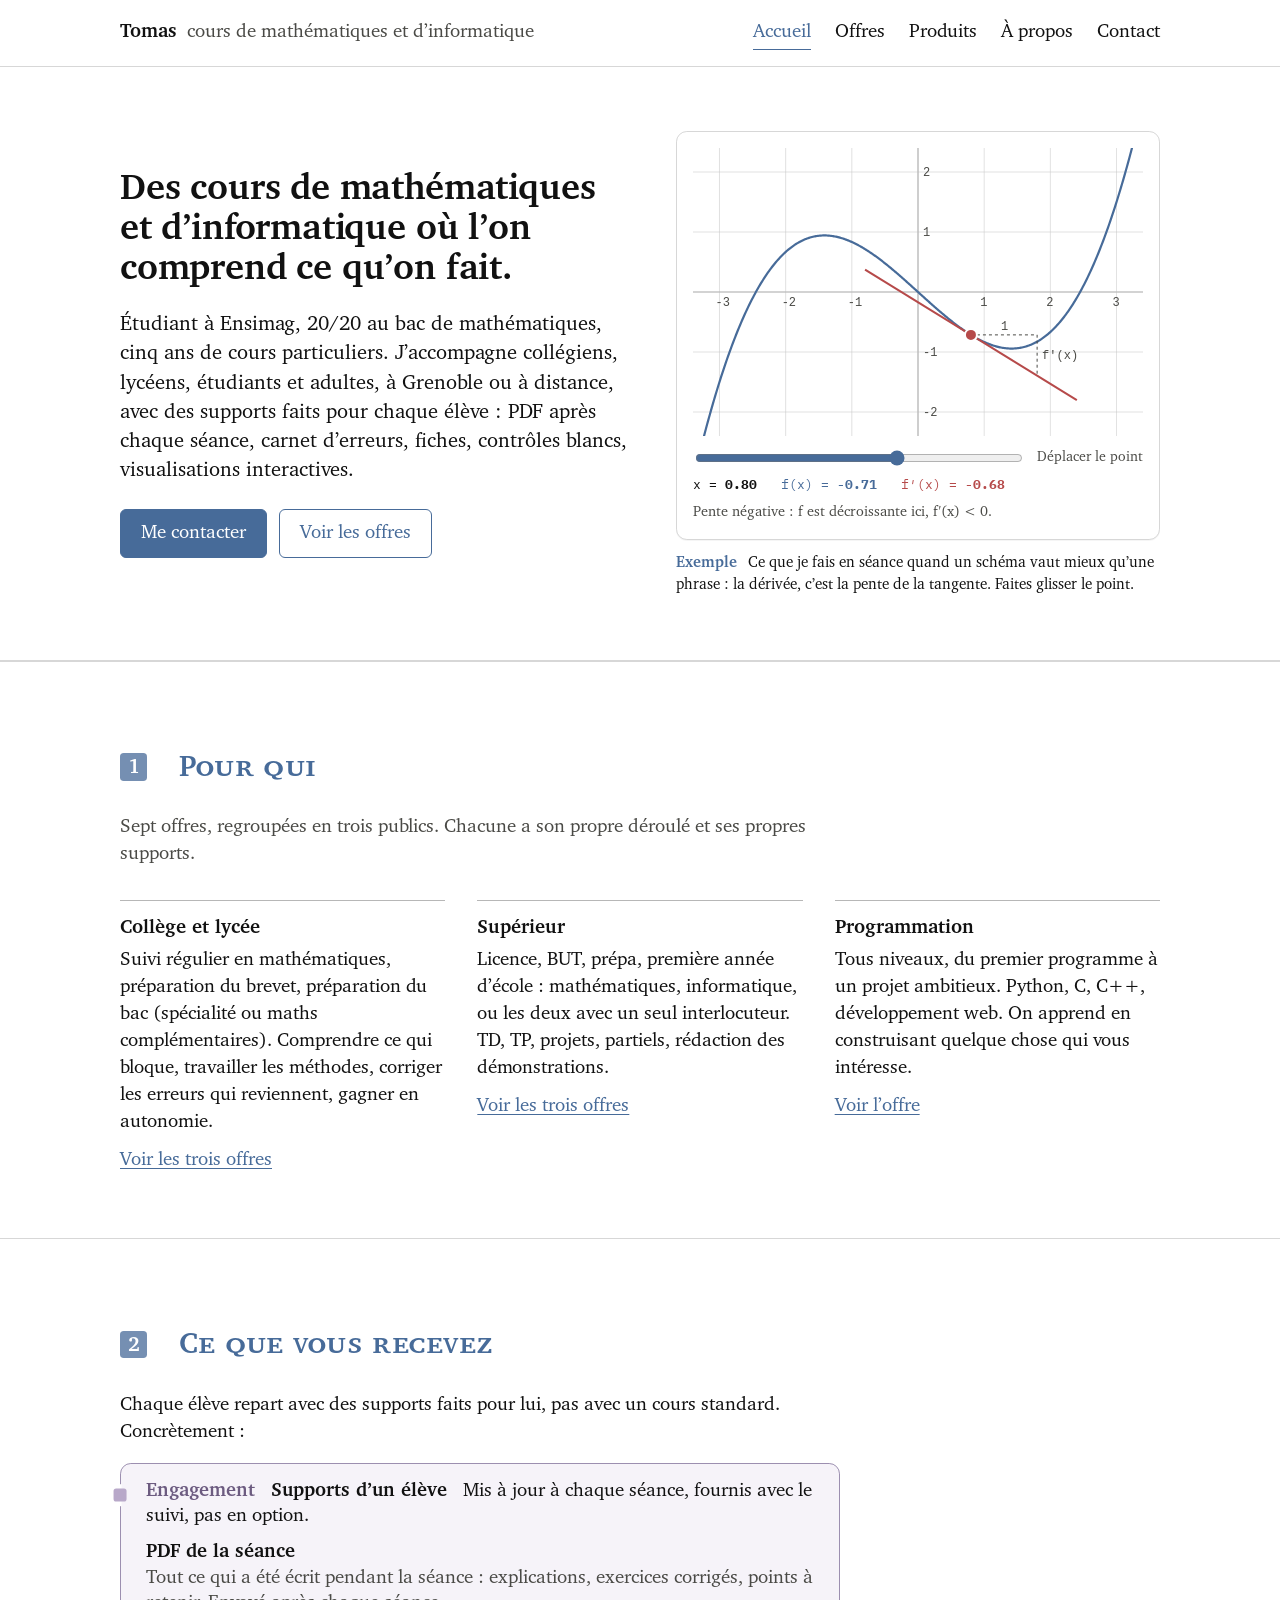
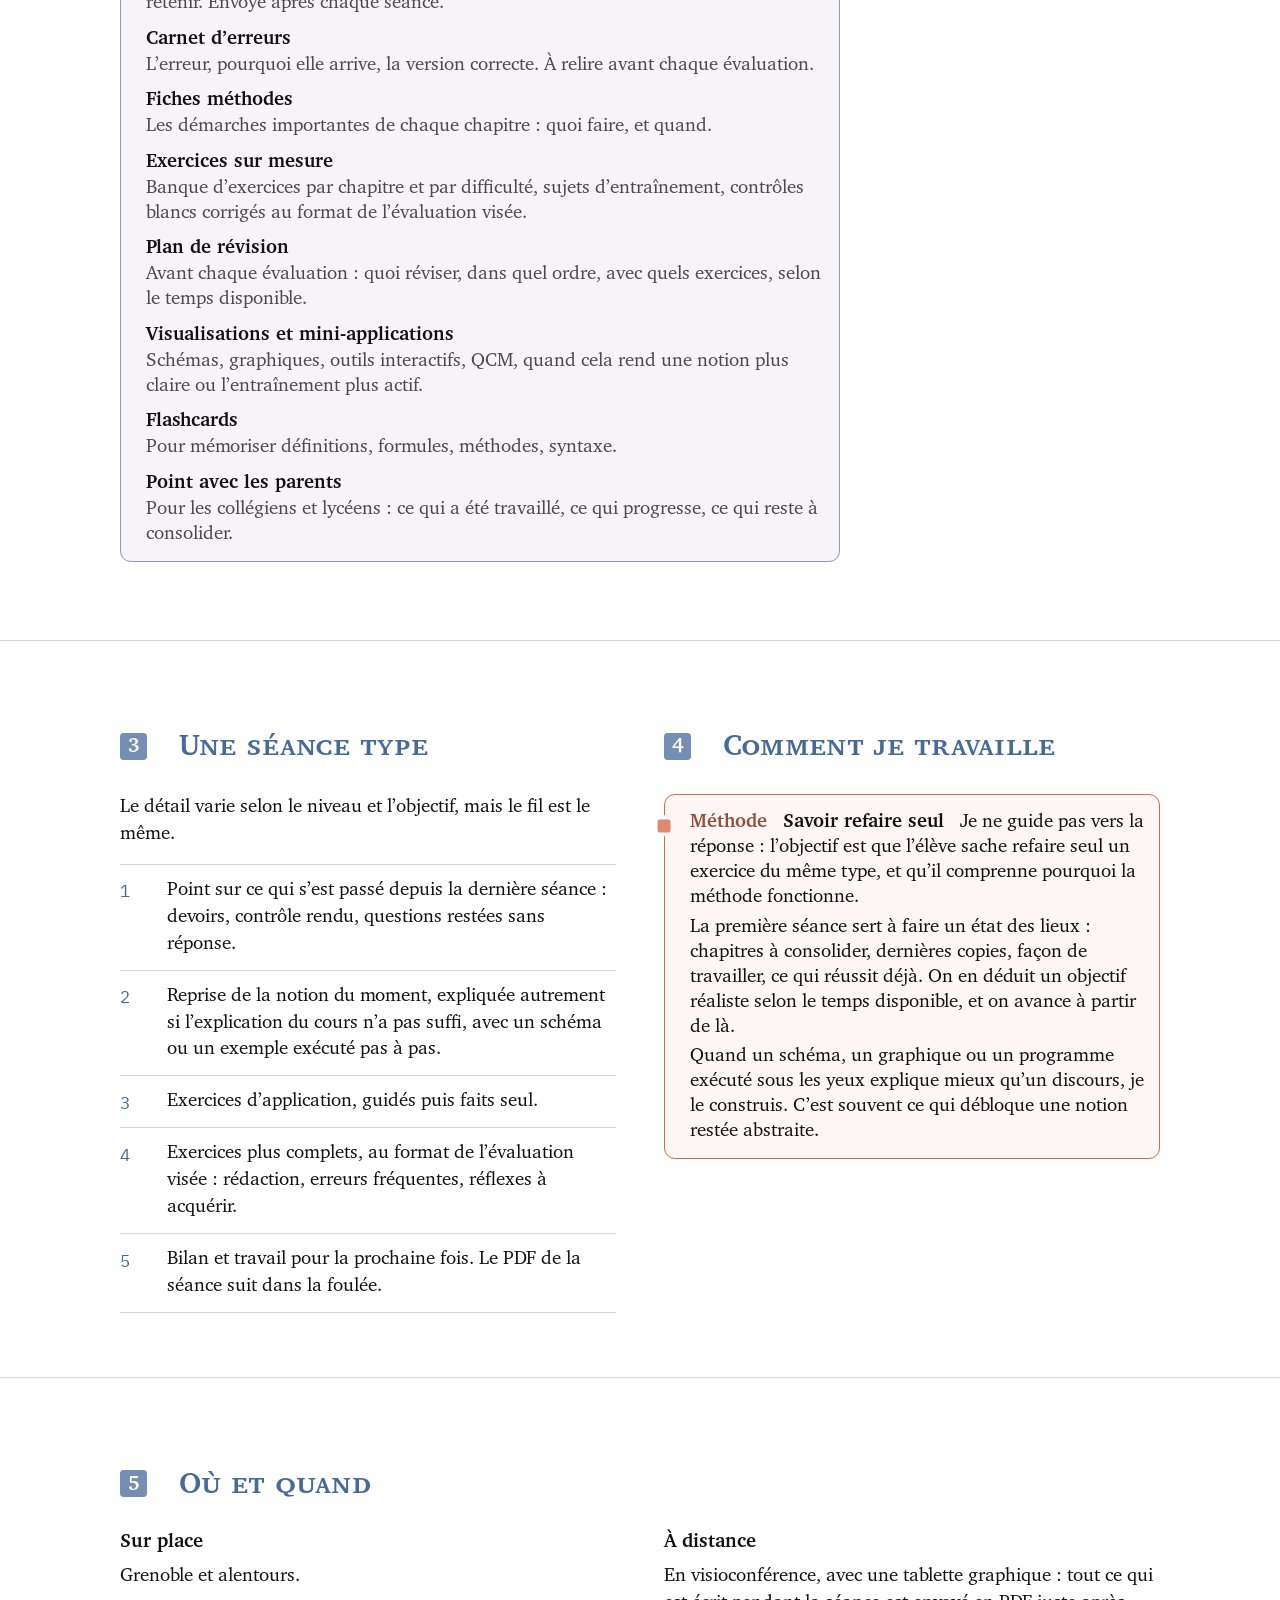
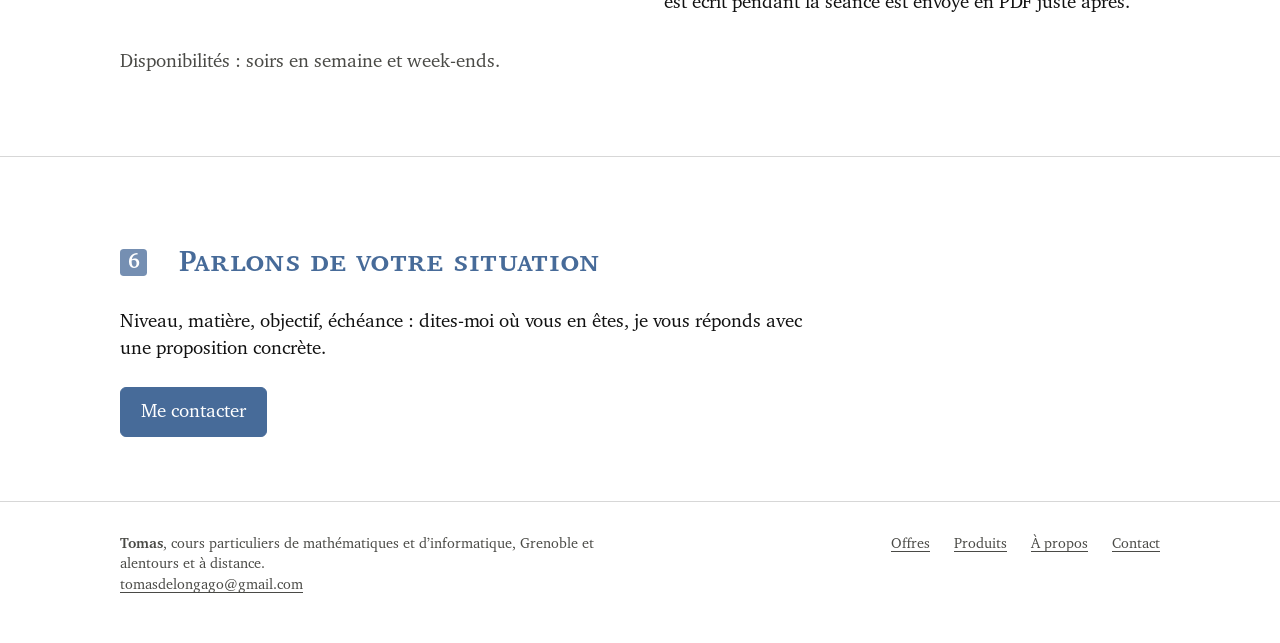
<file: index.html>
<!DOCTYPE html>
<html lang="fr">
<head>
  <meta charset="utf-8">
  <meta name="viewport" content="width=device-width, initial-scale=1">
  <title>Tomas, cours particuliers de mathématiques et d’informatique</title>
  <meta name="description" content="Cours particuliers de mathématiques et d’informatique par un étudiant à Ensimag : collège, lycée, supérieur, programmation. Méthode, visualisation, supports personnalisés. Grenoble ou à distance.">
  <meta property="og:title" content="Tomas, cours particuliers de mathématiques et d’informatique">
  <meta property="og:description" content="Collège, lycée, supérieur, programmation. Supports faits pour chaque élève. Grenoble ou à distance.">
  <meta property="og:type" content="website">
  <link rel="icon" href="data:image/svg+xml,%3Csvg xmlns='http://www.w3.org/2000/svg' viewBox='0 0 32 32'%3E%3Crect width='32' height='32' rx='5' fill='%23476B99'/%3E%3Ctext x='16' y='23' font-family='Georgia,serif' font-size='20' fill='white' text-anchor='middle'%3Ef′%3C/text%3E%3C/svg%3E">
  <link rel="preconnect" href="https://fonts.googleapis.com">
  <link rel="preconnect" href="https://fonts.gstatic.com" crossorigin>
  <link href="https://fonts.googleapis.com/css2?family=IBM+Plex+Mono:wght@400;500&display=swap" rel="stylesheet">
  <link rel="stylesheet" href="assets/styles.css">
</head>
<body>
<a class="skip" href="#main">Aller au contenu</a>

<header class="site-header">
  <div class="wrap">
    <a class="brand" href="index.html"><b data-prenom>Tomas</b><span class="brand-sub">cours de mathématiques et d’informatique</span></a>
    <nav class="site-nav" aria-label="Navigation principale">
      <a href="index.html" aria-current="page">Accueil</a>
      <a href="offres.html">Offres</a>
      <a href="produits.html">Produits</a>
      <a href="a-propos.html">À propos</a>
      <a href="contact.html">Contact</a>
    </nav>
  </div>
</header>

<main id="main">

  <section class="hero" id="visualiser">
    <div class="wrap">
      <div>
        <h1 class="hero-title">Des cours de mathématiques et d’informatique où l’on comprend ce qu’on fait.</h1>
        <p class="lead">Étudiant à Ensimag, 20/20 au bac de mathématiques, cinq ans de cours particuliers. J’accompagne collégiens, lycéens, étudiants et adultes, à <span data-ville>Grenoble</span> ou à distance, avec des supports faits pour chaque élève : PDF après chaque séance, carnet d’erreurs, fiches, contrôles blancs, visualisations interactives.</p>
        <div class="btn-row">
          <a class="btn" href="contact.html" data-contact="Demande de cours particuliers">Me contacter</a>
          <a class="btn btn-secondary" href="offres.html">Voir les offres</a>
        </div>
      </div>

      <figure class="hero-figure">
        <div class="figure">
          <canvas id="demo-derivee" width="560" height="360" aria-label="Courbe de f(x) = x³/6 − x avec un point déplaçable et sa tangente"></canvas>
          <div class="figure-controls">
            <input type="range" id="demo-x" aria-label="Position du point sur l’axe des abscisses">
            <label for="demo-x">Déplacer le point</label>
          </div>
          <div class="figure-readout" aria-live="polite">
            <span>x = <b id="demo-out-x">0.80</b></span>
            <span class="c-blue">f(x) = <b id="demo-out-f">0.00</b></span>
            <span class="c-red">f′(x) = <b id="demo-out-d">0.00</b></span>
          </div>
          <p class="figure-note" id="demo-note"></p>
        </div>
        <figcaption class="figure-caption line"><b class="line-kind">Exemple</b> Ce que je fais en séance quand un schéma vaut mieux qu’une phrase : la dérivée, c’est la pente de la tangente. Faites glisser le point.</figcaption>
      </figure>
    </div>
  </section>

  <section>
    <div class="wrap">
      <h2>Pour qui</h2>
      <p class="muted" style="margin-bottom:var(--s6)">Sept offres, regroupées en trois publics. Chacune a son propre déroulé et ses propres supports.</p>
      <div class="cols-3 publics">
        <article>
          <h3>Collège et lycée</h3>
          <p>Suivi régulier en mathématiques, préparation du brevet, préparation du bac (spécialité ou maths complémentaires). Comprendre ce qui bloque, travailler les méthodes, corriger les erreurs qui reviennent, gagner en autonomie.</p>
          <a href="offres.html#college-lycee">Voir les trois offres</a>
        </article>
        <article>
          <h3>Supérieur</h3>
          <p>Licence, BUT, prépa, première année d’école : mathématiques, informatique, ou les deux avec un seul interlocuteur. TD, TP, projets, partiels, rédaction des démonstrations.</p>
          <a href="offres.html#superieur">Voir les trois offres</a>
        </article>
        <article>
          <h3>Programmation</h3>
          <p>Tous niveaux, du premier programme à un projet ambitieux. Python, C, C++, développement web. On apprend en construisant quelque chose qui vous intéresse.</p>
          <a href="offres.html#programmation">Voir l’offre</a>
        </article>
      </div>
    </div>
  </section>

  <section>
    <div class="wrap">
      <h2>Ce que vous recevez</h2>
      <p>Chaque élève repart avec des supports faits pour lui, pas avec un cours standard. Concrètement :</p>
      <div class="callout callout--thm">
        <p><b class="callout-kind">Engagement</b> <b class="callout-title">Supports d’un élève</b> Mis à jour à chaque séance, fournis avec le suivi, pas en option.</p>
        <dl>
          <dt>PDF de la séance</dt>
          <dd>Tout ce qui a été écrit pendant la séance : explications, exercices corrigés, points à retenir. Envoyé après chaque séance.</dd>
          <dt>Carnet d’erreurs</dt>
          <dd>L’erreur, pourquoi elle arrive, la version correcte. À relire avant chaque évaluation.</dd>
          <dt>Fiches méthodes</dt>
          <dd>Les démarches importantes de chaque chapitre : quoi faire, et quand.</dd>
          <dt>Exercices sur mesure</dt>
          <dd>Banque d’exercices par chapitre et par difficulté, sujets d’entraînement, contrôles blancs corrigés au format de l’évaluation visée.</dd>
          <dt>Plan de révision</dt>
          <dd>Avant chaque évaluation : quoi réviser, dans quel ordre, avec quels exercices, selon le temps disponible.</dd>
          <dt>Visualisations et mini-applications</dt>
          <dd>Schémas, graphiques, outils interactifs, QCM, quand cela rend une notion plus claire ou l’entraînement plus actif.</dd>
          <dt>Flashcards</dt>
          <dd>Pour mémoriser définitions, formules, méthodes, syntaxe.</dd>
          <dt>Point avec les parents</dt>
          <dd>Pour les collégiens et lycéens : ce qui a été travaillé, ce qui progresse, ce qui reste à consolider.</dd>
        </dl>
      </div>
    </div>
  </section>

  <section>
    <div class="wrap">
      <div class="cols">
        <div>
          <h2>Une séance type</h2>
          <p>Le détail varie selon le niveau et l’objectif, mais le fil est le même.</p>
          <ol class="etapes">
            <li>Point sur ce qui s’est passé depuis la dernière séance : devoirs, contrôle rendu, questions restées sans réponse.</li>
            <li>Reprise de la notion du moment, expliquée autrement si l’explication du cours n’a pas suffi, avec un schéma ou un exemple exécuté pas à pas.</li>
            <li>Exercices d’application, guidés puis faits seul.</li>
            <li>Exercices plus complets, au format de l’évaluation visée : rédaction, erreurs fréquentes, réflexes à acquérir.</li>
            <li>Bilan et travail pour la prochaine fois. Le PDF de la séance suit dans la foulée.</li>
          </ol>
        </div>
        <div>
          <h2>Comment je travaille</h2>
          <div class="callout callout--meth">
            <p><b class="callout-kind">Méthode</b> <b class="callout-title">Savoir refaire seul</b> Je ne guide pas vers la réponse : l’objectif est que l’élève sache refaire seul un exercice du même type, et qu’il comprenne pourquoi la méthode fonctionne.</p>
            <p>La première séance sert à faire un état des lieux : chapitres à consolider, dernières copies, façon de travailler, ce qui réussit déjà. On en déduit un objectif réaliste selon le temps disponible, et on avance à partir de là.</p>
            <p>Quand un schéma, un graphique ou un programme exécuté sous les yeux explique mieux qu’un discours, je le construis. C’est souvent ce qui débloque une notion restée abstraite.</p>
          </div>
        </div>
      </div>
    </div>
  </section>

  <section>
    <div class="wrap">
      <h2>Où et quand</h2>
      <div class="cols">
        <div>
          <h3>Sur place</h3>
          <p><span data-zone>Grenoble et alentours</span>.</p>
        </div>
        <div>
          <h3>À distance</h3>
          <p>En visioconférence, avec une tablette graphique : tout ce qui est écrit pendant la séance est envoyé en PDF juste après.</p>
        </div>
      </div>
      <p class="muted" style="margin-top:var(--s4)">Disponibilités : <span data-dispo>soirs en semaine et week-ends</span>.</p>
    </div>
  </section>

  <section id="temoignages" hidden>
    <div class="wrap">
      <h2>Ils en parlent</h2>
      <div class="temoignages"></div>
    </div>
  </section>

  <section>
    <div class="wrap">
      <h2>Parlons de votre situation</h2>
      <p>Niveau, matière, objectif, échéance : dites-moi où vous en êtes, je vous réponds avec une proposition concrète.</p>
      <div class="btn-row">
        <a class="btn" href="contact.html" data-contact="Demande de cours particuliers">Me contacter</a>
      </div>
    </div>
  </section>

</main>

<footer class="site-footer">
  <div class="wrap">
    <p><b data-nom>Tomas</b>, cours particuliers de mathématiques et d’informatique, <span data-zone>Grenoble et alentours</span> et à distance.<br><span data-email-footer></span></p>
    <nav aria-label="Pied de page">
      <a href="offres.html">Offres</a>
      <a href="produits.html">Produits</a>
      <a href="a-propos.html">À propos</a>
      <a href="contact.html">Contact</a>
    </nav>
  </div>
</footer>

<script src="assets/site-config.js"></script>
<script src="assets/main.js"></script>
<script src="assets/demo-derivee.js"></script>
</body>
</html>
</file>
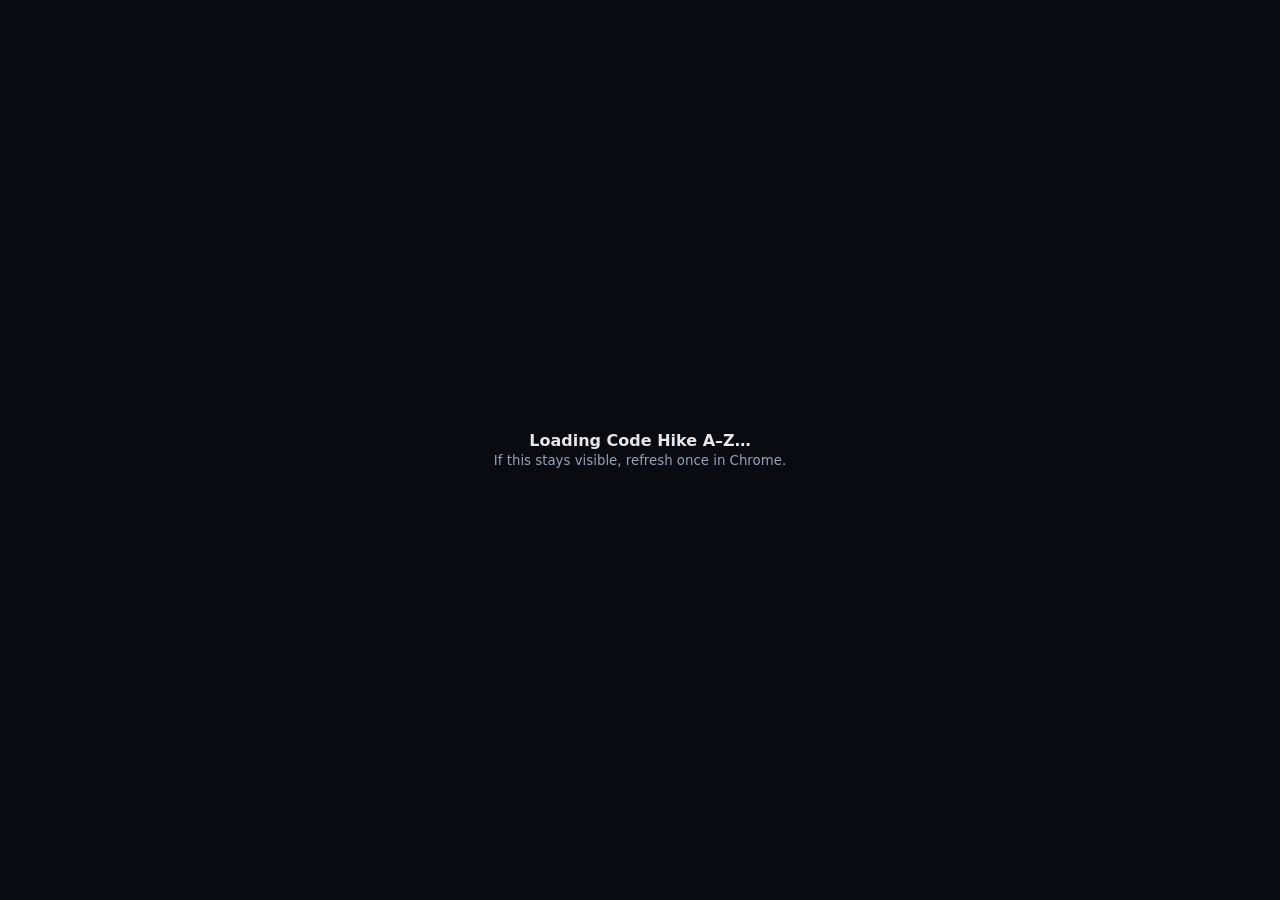
<file: codehike-demo/index.html>
<!doctype html>
<html lang="en">
<head>
  <meta charset="utf-8" />
  <meta name="viewport" content="width=device-width,initial-scale=1,viewport-fit=cover" />
  <meta name="theme-color" content="#090b10" />
  <meta name="color-scheme" content="dark" />
  <title>Code Hike A–Z mobile lab</title>
  <meta name="description" content="A mobile-first interactive tour of Code Hike 1.1.0, from highlighting and annotations to scrollycoding, tooltips, transitions, Twoslash and structured MDX." />
  <link rel="stylesheet" href="./styles.css" />
  <script type="importmap">
  {
    "imports": {
      "react": "https://esm.sh/react@18.3.1",
      "react-dom/client": "https://esm.sh/react-dom@18.3.1/client",
      "codehike/code": "https://esm.sh/codehike@1.1.0/code?deps=react@18.3.1",
      "codehike/utils/token-transitions": "https://esm.sh/codehike@1.1.0/utils/token-transitions?deps=react@18.3.1",
      "codehike/utils/selection": "https://esm.sh/codehike@1.1.0/utils/selection?deps=react@18.3.1"
    }
  }
  </script>
</head>
<body>
  <div id="root">
    <div style="min-height:100svh;display:grid;place-items:center;padding:24px;background:#090b10;color:#94a3b8;font-family:system-ui,sans-serif;text-align:center">
      <div><strong style="color:#e5e7eb">Loading Code Hike A–Z…</strong><br><small>If this stays visible, refresh once in Chrome.</small></div>
    </div>
  </div>
  <script type="module" src="./app.js"></script>
</body>
</html>
</file>
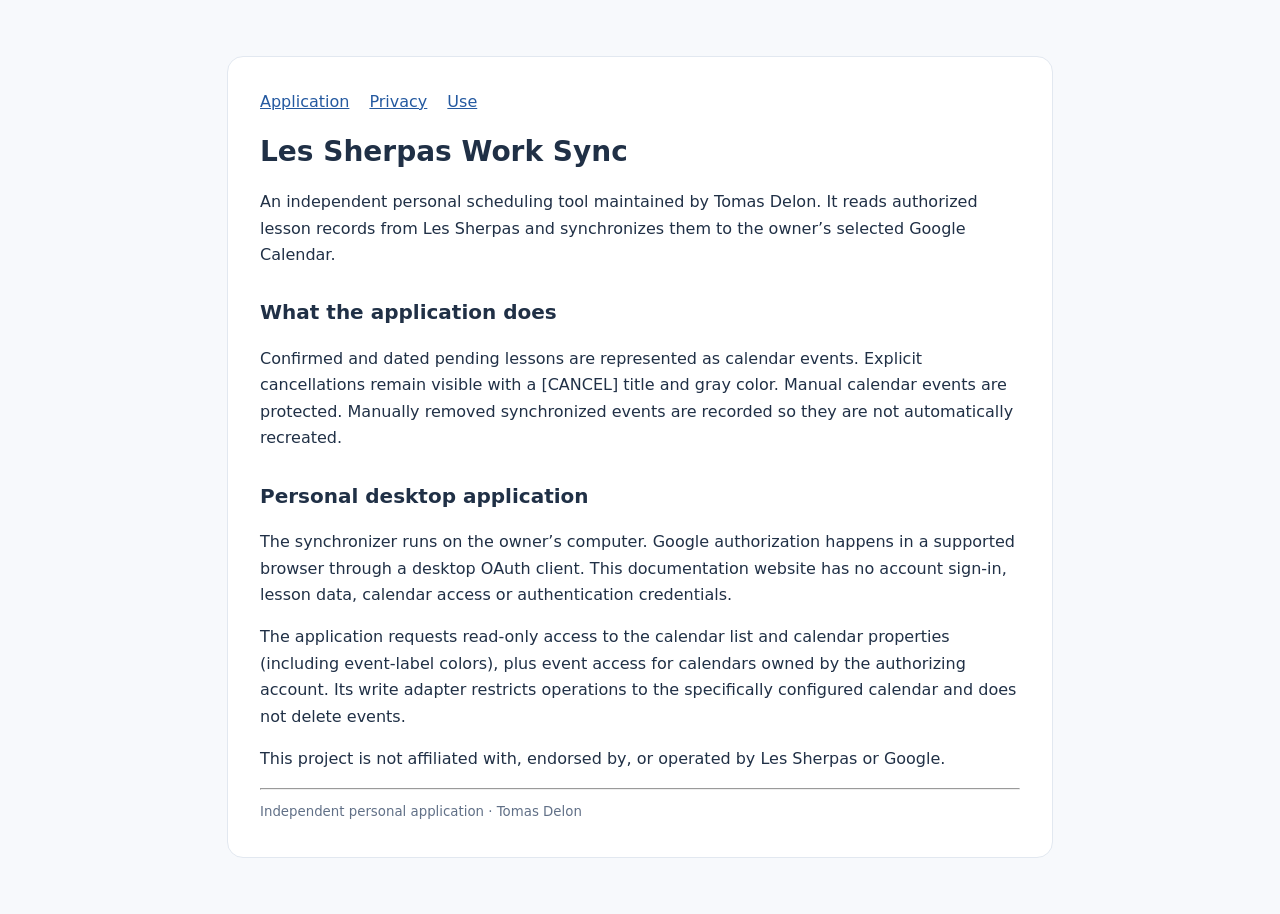
<file: les-sherpas-work-sync/index.html>
<!doctype html><html lang="en"><head><meta charset="utf-8"><meta name="viewport" content="width=device-width, initial-scale=1"><title>Les Sherpas Work Sync</title><meta name="description" content="Personal lesson-to-calendar synchronizer: application information and data practices."><style>body{font:16px/1.65 system-ui,sans-serif;color:#203046;background:#f7f9fc;margin:0}main{max-width:760px;margin:56px auto;padding:32px;background:#fff;border:1px solid #e2e8f0;border-radius:16px}h1{font-size:28px;line-height:1.3}h2{font-size:20px;margin-top:28px}a{color:#2459a0}nav a{margin-right:20px}small{color:#617087}@media(max-width:800px){main{margin:20px;padding:24px}}</style></head><body><main><nav><a href="index.html">Application</a><a href="privacy.html">Privacy</a><a href="terms.html">Use</a></nav><h1>Les Sherpas Work Sync</h1><p>An independent personal scheduling tool maintained by Tomas Delon. It reads authorized lesson records from Les Sherpas and synchronizes them to the owner’s selected Google Calendar.</p><h2>What the application does</h2><p>Confirmed and dated pending lessons are represented as calendar events. Explicit cancellations remain visible with a [CANCEL] title and gray color. Manual calendar events are protected. Manually removed synchronized events are recorded so they are not automatically recreated.</p><h2>Personal desktop application</h2><p>The synchronizer runs on the owner’s computer. Google authorization happens in a supported browser through a desktop OAuth client. This documentation website has no account sign-in, lesson data, calendar access or authentication credentials.</p><p>The application requests read-only access to the calendar list and calendar properties (including event-label colors), plus event access for calendars owned by the authorizing account. Its write adapter restricts operations to the specifically configured calendar and does not delete events.</p><p>This project is not affiliated with, endorsed by, or operated by Les Sherpas or Google.</p><hr><small>Independent personal application · Tomas Delon</small></main></body></html>
</file>
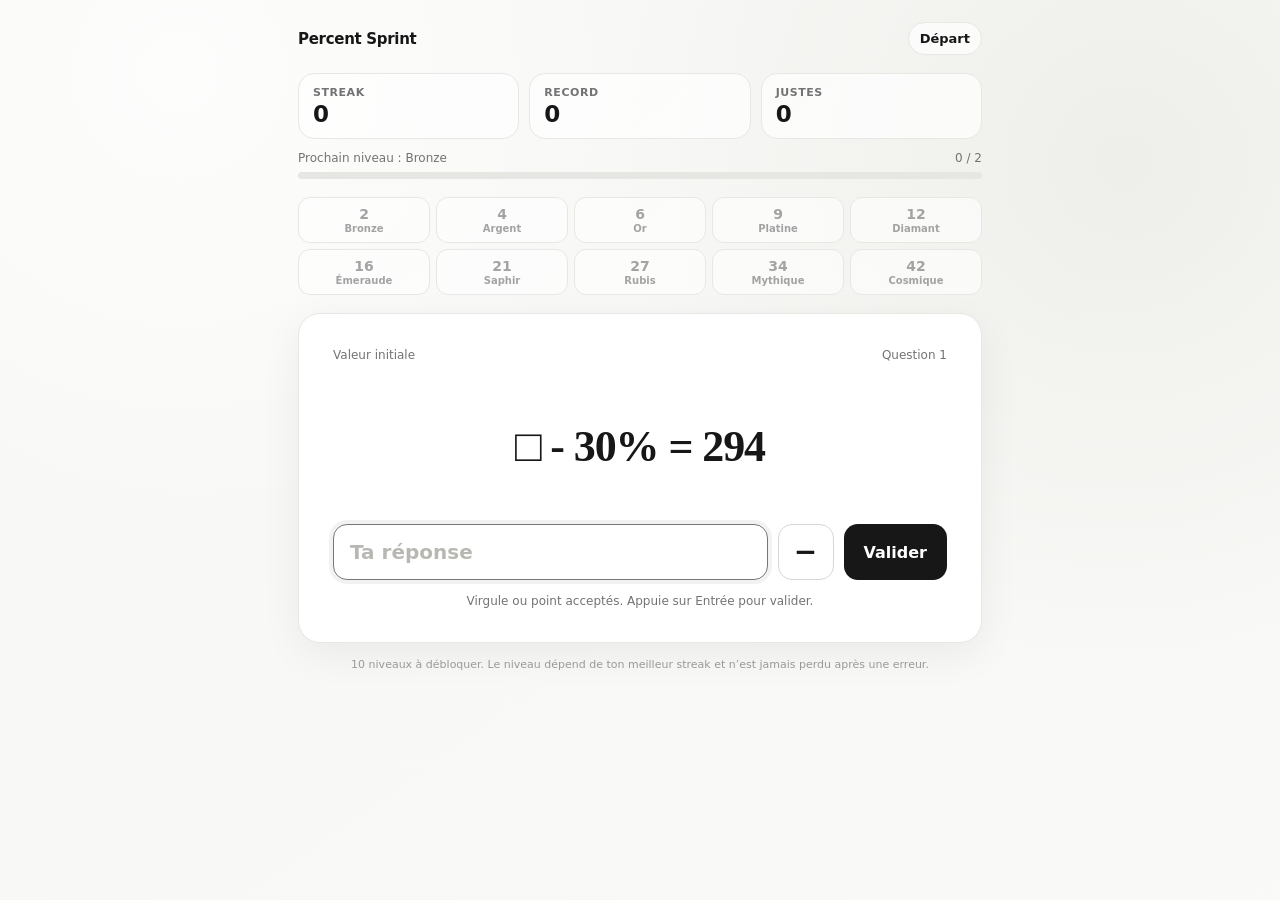
<file: percent-sprint/index.html>
<!DOCTYPE html>
<html lang="fr">
<head>
  <meta charset="UTF-8" />
  <meta name="viewport" content="width=device-width, initial-scale=1, viewport-fit=cover" />
  <meta name="theme-color" content="#f7f7f5" />
  <title>Percent Sprint</title>


  <style>
    :root {
      --bg: #f7f7f5;
      --card: #ffffff;
      --text: #171717;
      --muted: #737373;
      --line: #e7e7e4;
      --soft: #f1f1ee;
      --ok: #147a46;
      --ok-bg: #edf8f1;
      --bad: #b42318;
      --bad-bg: #fff0ee;
      --shadow: 0 12px 40px rgba(0, 0, 0, 0.06);
      --radius: 22px;

      --rank-bg: #f7f7f5;
      --rank-glow-1: #ffffff;
      --rank-glow-2: #efefeb;
      --rank-accent: #171717;
    }

    @property --rank-bg {
      syntax: "<color>";
      inherits: true;
      initial-value: #f7f7f5;
    }

    @property --rank-glow-1 {
      syntax: "<color>";
      inherits: true;
      initial-value: #ffffff;
    }

    @property --rank-glow-2 {
      syntax: "<color>";
      inherits: true;
      initial-value: #efefeb;
    }

    @property --rank-accent {
      syntax: "<color>";
      inherits: true;
      initial-value: #171717;
    }

    * {
      box-sizing: border-box;
    }

    html {
      -webkit-tap-highlight-color: transparent;
    }

    body {
      margin: 0;
      min-height: 100vh;
      min-height: 100dvh;
      background-color: var(--rank-bg);
      background-image:
        radial-gradient(circle at 14% 8%, color-mix(in srgb, var(--rank-glow-1) 78%, transparent) 0, transparent 34%),
        radial-gradient(circle at 88% 18%, color-mix(in srgb, var(--rank-glow-2) 62%, transparent) 0, transparent 38%),
        linear-gradient(145deg, var(--rank-bg), color-mix(in srgb, var(--rank-bg) 72%, white));
      background-attachment: fixed;
      color: var(--text);
      transition:
        --rank-bg 900ms cubic-bezier(.22,.61,.36,1),
        --rank-glow-1 900ms cubic-bezier(.22,.61,.36,1),
        --rank-glow-2 900ms cubic-bezier(.22,.61,.36,1),
        --rank-accent 900ms cubic-bezier(.22,.61,.36,1),
        background-color 900ms cubic-bezier(.22,.61,.36,1);
      font-family:
        Inter, ui-sans-serif, system-ui, -apple-system, BlinkMacSystemFont,
        "Segoe UI", sans-serif;
      display: flex;
      justify-content: center;
    }

    button,
    input {
      font: inherit;
    }

    button {
      touch-action: manipulation;
    }

    .app {
      width: min(100%, 720px);
      padding:
        max(22px, env(safe-area-inset-top))
        max(18px, env(safe-area-inset-right))
        max(26px, env(safe-area-inset-bottom))
        max(18px, env(safe-area-inset-left));
    }

    .topbar {
      display: flex;
      align-items: center;
      justify-content: space-between;
      gap: 16px;
      margin-bottom: 18px;
    }

    .brand {
      font-size: 15px;
      font-weight: 800;
      letter-spacing: -0.02em;
    }

    .rank-pill {
      border: 1px solid var(--line);
      background: rgba(255, 255, 255, 0.72);
      padding: 8px 11px;
      border-radius: 999px;
      font-size: 13px;
      font-weight: 750;
      white-space: nowrap;
      transition:
        transform 240ms ease,
        box-shadow 240ms ease,
        background 500ms ease,
        border-color 500ms ease;
    }

    .rank-pill.rank-pop {
      animation: rankPop 720ms cubic-bezier(.2,.85,.3,1);
    }

    @keyframes rankPop {
      0%   { transform: scale(1); }
      35%  { transform: scale(1.16) rotate(-2deg); }
      62%  { transform: scale(.98) rotate(1deg); }
      100% { transform: scale(1) rotate(0); }
    }

    .stats {
      display: grid;
      grid-template-columns: repeat(3, 1fr);
      gap: 10px;
      margin-bottom: 12px;
    }

    .stat {
      background: rgba(255, 255, 255, 0.72);
      border: 1px solid var(--line);
      border-radius: 16px;
      padding: 12px 14px;
    }

    .stat-label {
      color: var(--muted);
      font-size: 11px;
      font-weight: 700;
      text-transform: uppercase;
      letter-spacing: 0.05em;
      margin-bottom: 4px;
    }

    .stat-value {
      font-size: 23px;
      line-height: 1;
      font-weight: 850;
      letter-spacing: -0.04em;
    }

    .progress-wrap {
      margin: 10px 0 18px;
    }

    .progress-meta {
      display: flex;
      justify-content: space-between;
      gap: 12px;
      margin-bottom: 7px;
      font-size: 12px;
      color: var(--muted);
    }

    .progress {
      height: 7px;
      border-radius: 999px;
      background: #e6e6e2;
      overflow: hidden;
    }

    .progress > div {
      height: 100%;
      width: 0;
      border-radius: inherit;
      background: var(--text);
      transition: width 220ms ease;
    }

    .levels {
      display: grid;
      grid-template-columns: repeat(5, 1fr);
      gap: 6px;
      margin-bottom: 18px;
    }

    .level {
      min-width: 0;
      text-align: center;
      border: 1px solid var(--line);
      background: rgba(255, 255, 255, 0.62);
      border-radius: 12px;
      padding: 8px 4px;
      color: #a3a3a3;
      font-size: 10px;
      font-weight: 800;
      transition: 180ms ease;
    }

    .level.unlocked {
      color: var(--text);
      background: white;
    }

    .level.current {
      outline: 2px solid var(--text);
      outline-offset: -2px;
    }

    .level-number {
      display: block;
      font-size: 14px;
      margin-bottom: 1px;
    }

    .quiz-card {
      background: var(--card);
      border: 1px solid var(--line);
      box-shadow: var(--shadow);
      border-radius: var(--radius);
      padding: clamp(20px, 5vw, 34px);
    }

    .question-meta {
      display: flex;
      justify-content: space-between;
      align-items: center;
      gap: 12px;
      color: var(--muted);
      font-size: 12px;
      margin-bottom: 28px;
    }

    .question {
      min-height: 120px;
      display: grid;
      place-items: center;
      text-align: center;
      overflow-x: auto;
      padding: 4px 0 12px;
    }

    .question {
      font-family: ui-serif, "Times New Roman", Georgia, serif;
      font-size: clamp(1.65rem, 8vw, 2.75rem);
      font-weight: 650;
      letter-spacing: -0.025em;
      line-height: 1.25;
    }

    .answer-row {
      display: grid;
      grid-template-columns: 1fr 56px auto;
      gap: 10px;
      margin-top: 14px;
    }

    .answer-input {
      width: 100%;
      min-width: 0;
      border: 1.5px solid #d7d7d2;
      background: #fff;
      color: var(--text);
      border-radius: 14px;
      padding: 15px 16px;
      font-size: 20px;
      font-weight: 750;
      outline: none;
      transition: border-color 140ms ease, box-shadow 140ms ease;
    }

    .answer-input:focus {
      border-color: #777;
      box-shadow: 0 0 0 4px rgba(0, 0, 0, 0.05);
    }

    .answer-input::placeholder {
      color: #b8b8b3;
      font-weight: 600;
    }

    .minus-key {
      border: 1.5px solid #d7d7d2;
      border-radius: 14px;
      background: #fff;
      color: #171717;
      min-height: 56px;
      font-size: 28px;
      line-height: 1;
      font-weight: 800;
      cursor: pointer;
      touch-action: manipulation;
      user-select: none;
      -webkit-user-select: none;
    }

    .minus-key:active {
      transform: translateY(1px);
      background: #f1f1ee;
    }

    .submit {
      border: 0;
      border-radius: 14px;
      background: #171717;
      color: white;
      padding: 0 20px;
      min-height: 56px;
      font-weight: 800;
      cursor: pointer;
    }

    .submit:active {
      transform: translateY(1px);
    }

    .feedback {
      display: none;
      margin-top: 14px;
      border-radius: 14px;
      padding: 13px 15px;
      line-height: 1.4;
      font-size: 14px;
      font-weight: 650;
    }

    .feedback.show {
      display: block;
    }

    .feedback.correct {
      color: var(--ok);
      background: var(--ok-bg);
    }

    .feedback.wrong {
      color: var(--bad);
      background: var(--bad-bg);
    }

    .feedback strong {
      font-weight: 850;
    }

    .hint {
      margin-top: 14px;
      color: var(--muted);
      font-size: 12px;
      text-align: center;
    }

    .footer {
      text-align: center;
      color: #999;
      font-size: 11px;
      margin-top: 15px;
    }


    .celebration {
      position: fixed;
      inset: 0;
      z-index: 50;
      display: grid;
      place-items: center;
      pointer-events: none;
      overflow: hidden;
    }

    .level-up-card {
      position: relative;
      z-index: 2;
      min-width: min(82vw, 340px);
      padding: 20px 26px;
      border-radius: 22px;
      text-align: center;
      color: #151515;
      background: rgba(255,255,255,.84);
      border: 1px solid rgba(255,255,255,.85);
      box-shadow: 0 24px 80px rgba(0,0,0,.18);
      backdrop-filter: blur(14px);
      -webkit-backdrop-filter: blur(14px);
      animation: levelCardIn 1100ms cubic-bezier(.16,.84,.24,1) both;
    }

    .level-up-kicker {
      font-size: 11px;
      font-weight: 850;
      letter-spacing: .12em;
      text-transform: uppercase;
      opacity: .56;
      margin-bottom: 4px;
    }

    .level-up-name {
      font-size: clamp(30px, 8vw, 48px);
      line-height: 1;
      font-weight: 950;
      letter-spacing: -.055em;
    }

    @keyframes levelCardIn {
      0%   { opacity: 0; transform: translateY(16px) scale(.78); filter: blur(8px); }
      18%  { opacity: 1; }
      48%  { transform: translateY(0) scale(1.05); filter: blur(0); }
      72%  { transform: scale(.99); opacity: 1; }
      100% { transform: scale(.96); opacity: 0; }
    }

    .confetti {
      position: absolute;
      top: -24px;
      left: 50%;
      width: 9px;
      height: 16px;
      border-radius: 3px;
      opacity: 0;
      transform-origin: center;
      animation: confettiFall var(--duration, 1200ms) cubic-bezier(.16,.65,.34,1) var(--delay, 0ms) forwards;
    }

    @keyframes confettiFall {
      0% {
        opacity: 0;
        transform: translate3d(0, -5vh, 0) rotate(0deg);
      }
      8% { opacity: 1; }
      100% {
        opacity: 0;
        transform:
          translate3d(var(--x, 0px), 108vh, 0)
          rotate(var(--rotate, 720deg));
      }
    }

    body.cosmic-mode {
      color: #f8f8ff;
    }

    body.cosmic-mode .brand,
    body.cosmic-mode .progress-meta,
    body.cosmic-mode .footer {
      color: rgba(255,255,255,.82);
    }

    body.cosmic-mode .stat,
    body.cosmic-mode .rank-pill,
    body.cosmic-mode .level {
      background: rgba(255,255,255,.10);
      border-color: rgba(255,255,255,.16);
      color: rgba(255,255,255,.78);
      backdrop-filter: blur(10px);
      -webkit-backdrop-filter: blur(10px);
    }

    body.cosmic-mode .level.unlocked,
    body.cosmic-mode .level.current {
      color: #fff;
    }

    body.cosmic-mode .quiz-card {
      background: rgba(18,18,38,.72);
      border-color: rgba(255,255,255,.14);
      color: #fff;
      box-shadow: 0 24px 80px rgba(0,0,0,.35);
      backdrop-filter: blur(18px);
      -webkit-backdrop-filter: blur(18px);
    }

    body.cosmic-mode .answer-input {
      background: rgba(255,255,255,.94);
      color: #171717;
    }

    body.cosmic-mode .question-meta,
    body.cosmic-mode .hint {
      color: rgba(255,255,255,.62);
    }

    .quiz-card.level-flash {
      animation: levelFlash 900ms ease;
    }

    @keyframes levelFlash {
      0%, 100% { transform: translateY(0); box-shadow: var(--shadow); }
      35% { transform: translateY(-4px); box-shadow: 0 24px 70px color-mix(in srgb, var(--rank-accent) 26%, transparent); }
    }

    @media (max-width: 520px) {
      .app {
        padding-left: 14px;
        padding-right: 14px;
      }

      .stats {
        gap: 7px;
      }

      .stat {
        padding: 11px 10px;
      }

      .stat-value {
        font-size: 20px;
      }

      .levels {
        gap: 4px;
      }

      .level {
        font-size: 9px;
        padding: 7px 2px;
      }

      .quiz-card {
        padding: 20px 16px;
      }

      .question {
        min-height: 105px;
      }

      .answer-row {
        grid-template-columns: 1fr 56px;
      }

      .submit {
        grid-column: 1 / -1;
        width: 100%;
      }
    }

    @media (prefers-reduced-motion: reduce) {
      * {
        scroll-behavior: auto !important;
        transition: none !important;
      }

      .confetti {
        display: none;
      }

      .level-up-card {
        animation-duration: 650ms;
      }
    }
  </style>
</head>

<body>
  <noscript>
    <div style="
      max-width:680px;
      margin:32px auto;
      padding:20px;
      font-family:-apple-system,BlinkMacSystemFont,'Segoe UI',sans-serif;
      background:#fff3cd;
      color:#533f03;
      border:1px solid #ffe69c;
      border-radius:16px;
      line-height:1.5;
    ">
      <strong>JavaScript n’est pas exécuté.</strong><br>
      Sur iPhone, l’aperçu de l’app Fichiers (Quick Look) n’exécute pas le JavaScript.
      Ouvre cette page depuis un vrai serveur web (https://) pour utiliser le quiz interactif.
    </div>
  </noscript>
  <main class="app">
    <div class="topbar">
      <div class="brand">Percent Sprint</div>
      <div class="rank-pill" id="rankPill">Départ</div>
    </div>

    <section class="stats" aria-label="Statistiques">
      <div class="stat">
        <div class="stat-label">Streak</div>
        <div class="stat-value" id="streak">0</div>
      </div>
      <div class="stat">
        <div class="stat-label">Record</div>
        <div class="stat-value" id="best">0</div>
      </div>
      <div class="stat">
        <div class="stat-label">Justes</div>
        <div class="stat-value" id="correctCount">0</div>
      </div>
    </section>

    <section class="progress-wrap" aria-label="Progression vers le prochain niveau">
      <div class="progress-meta">
        <span id="progressLabel">Prochain niveau : Bronze</span>
        <span id="progressNumber">0 / 2</span>
      </div>
      <div class="progress">
        <div id="progressBar"></div>
      </div>
    </section>

    <section class="levels" aria-label="Niveaux">
      <div class="level" data-level="Bronze" data-threshold="2">
        <span class="level-number">2</span>Bronze
      </div>
      <div class="level" data-level="Argent" data-threshold="4">
        <span class="level-number">4</span>Argent
      </div>
      <div class="level" data-level="Or" data-threshold="6">
        <span class="level-number">6</span>Or
      </div>
      <div class="level" data-level="Platine" data-threshold="9">
        <span class="level-number">9</span>Platine
      </div>
      <div class="level" data-level="Diamant" data-threshold="12">
        <span class="level-number">12</span>Diamant
      </div>
      <div class="level" data-level="Émeraude" data-threshold="16">
        <span class="level-number">16</span>Émeraude
      </div>
      <div class="level" data-level="Saphir" data-threshold="21">
        <span class="level-number">21</span>Saphir
      </div>
      <div class="level" data-level="Rubis" data-threshold="27">
        <span class="level-number">27</span>Rubis
      </div>
      <div class="level" data-level="Mythique" data-threshold="34">
        <span class="level-number">34</span>Mythique
      </div>
      <div class="level" data-level="Cosmique" data-threshold="42">
        <span class="level-number">42</span>Cosmique
      </div>
    </section>

    <section class="quiz-card">
      <div class="question-meta">
        <span id="typeLabel">Pourcentage</span>
        <span id="questionNumber">Question 1</span>
      </div>

      <div class="question">
        <div id="question"></div>
      </div>

      <form id="answerForm" autocomplete="off">
        <div class="answer-row">
          <input
            id="answer"
            class="answer-input"
            type="text"
            inputmode="decimal"
            enterkeyhint="done"
            autocapitalize="off"
            autocomplete="off"
            spellcheck="false"
            placeholder="Ta réponse"
            aria-label="Ta réponse"
          />
          <button
            id="minusKey"
            class="minus-key"
            type="button"
            aria-label="Ajouter ou retirer le signe moins"
            title="Signe moins"
          >−</button>
          <button id="submitButton" class="submit" type="submit">Valider</button>
        </div>
      </form>

      <div id="feedback" class="feedback" aria-live="polite"></div>
      <div class="hint">Virgule ou point acceptés. Appuie sur Entrée pour valider.</div>
    </section>

    <div class="footer">10 niveaux à débloquer. Le niveau dépend de ton meilleur streak et n’est jamais perdu après une erreur.</div>
  </main>


  <script>
    (() => {
      const STORAGE_KEY = "percent-sprint-v1";

      const levels = [
        { name: "Bronze", threshold: 2 },
        { name: "Argent", threshold: 4 },
        { name: "Or", threshold: 6 },
        { name: "Platine", threshold: 9 },
        { name: "Diamant", threshold: 12 },
        { name: "Émeraude", threshold: 16 },
        { name: "Saphir", threshold: 21 },
        { name: "Rubis", threshold: 27 },
        { name: "Mythique", threshold: 34 },
        { name: "Cosmique", threshold: 42 }
      ];

      const els = {
        streak: document.getElementById("streak"),
        best: document.getElementById("best"),
        correctCount: document.getElementById("correctCount"),
        rankPill: document.getElementById("rankPill"),
        progressLabel: document.getElementById("progressLabel"),
        progressNumber: document.getElementById("progressNumber"),
        progressBar: document.getElementById("progressBar"),
        question: document.getElementById("question"),
        typeLabel: document.getElementById("typeLabel"),
        questionNumber: document.getElementById("questionNumber"),
        form: document.getElementById("answerForm"),
        input: document.getElementById("answer"),
        button: document.getElementById("submitButton"),
        minusKey: document.getElementById("minusKey"),
        feedback: document.getElementById("feedback"),
        quizCard: document.querySelector(".quiz-card"),
        levelBoxes: [...document.querySelectorAll(".level")]
      };

      let saved = {};
      try {
        const rawSaved = window.localStorage.getItem(STORAGE_KEY);
        saved = rawSaved ? JSON.parse(rawSaved) : {};
      } catch (error) {
        // Safari can reject localStorage for local files/private contexts.
        // The quiz should still work normally for the current session.
        saved = {};
      }

      const state = {
        streak: 0,
        best: Number(saved.best) || 0,
        correct: Number(saved.correct) || 0,
        questionNumber: 0,
        currentQuestion: null,
        awaitingNext: false,
        lastType: null
      };

      const PERCENTS = [10, 20, 25, 30, 40, 50, 60, 75];
      const SMALL_PERCENTS = [5, 10, 15, 20, 25, 30, 40, 50, 75];

      const random = (arr) => arr[Math.floor(Math.random() * arr.length)];
      const int = (min, max) => Math.floor(Math.random() * (max - min + 1)) + min;
      const round = (n, digits = 4) => Number(n.toFixed(digits));

      const format = (n) =>
        new Intl.NumberFormat("fr-FR", {
          maximumFractionDigits: 4
        }).format(round(n));

      function wholeFriendly() {
        return 20 * int(2, 40);
      }

      function save() {
        try {
          window.localStorage.setItem(
            STORAGE_KEY,
            JSON.stringify({
              best: state.best,
              correct: state.correct
            })
          );
        } catch (error) {
          // Storage is optional. Ignore Safari/local-file storage failures.
        }
      }

      function levelFromBest(best) {
        let current = null;
        for (const level of levels) {
          if (best >= level.threshold) current = level;
        }
        return current;
      }

      function nextLevel(best) {
        return levels.find((level) => best < level.threshold) || null;
      }


      const rankThemes = {
        "Départ": {
          bg: "#f7f7f5",
          glow1: "#ffffff",
          glow2: "#e8e8e3",
          accent: "#171717"
        },
        "Bronze": {
          bg: "#f0dfd0",
          glow1: "#fff5e9",
          glow2: "#c9824b",
          accent: "#a65f2d"
        },
        "Argent": {
          bg: "#e8edf2",
          glow1: "#ffffff",
          glow2: "#aab7c6",
          accent: "#718096"
        },
        "Or": {
          bg: "#f5e7ad",
          glow1: "#fff9db",
          glow2: "#d6ad35",
          accent: "#b78b12"
        },
        "Platine": {
          bg: "#e4eef3",
          glow1: "#ffffff",
          glow2: "#93b4c4",
          accent: "#5f8699"
        },
        "Diamant": {
          bg: "#dff4fa",
          glow1: "#ffffff",
          glow2: "#91cde1",
          accent: "#5aaec9"
        },
        "Émeraude": {
          bg: "#d9f1e3",
          glow1: "#f2fff7",
          glow2: "#69b98d",
          accent: "#318a5d"
        },
        "Saphir": {
          bg: "#dce7ff",
          glow1: "#f5f8ff",
          glow2: "#557ee8",
          accent: "#315cc8"
        },
        "Rubis": {
          bg: "#f5dfe5",
          glow1: "#fff6f8",
          glow2: "#dc5472",
          accent: "#b82f51"
        },
        "Mythique": {
          bg: "#eadcff",
          glow1: "#fbf6ff",
          glow2: "#a45cf2",
          accent: "#7a32cc"
        },
        "Cosmique": {
          bg: "#17152d",
          glow1: "#5d4ad8",
          glow2: "#1bc4d4",
          accent: "#9f8cff"
        }
      };

      const confettiPalettes = {
        "Bronze": ["#8f542f", "#c77a43", "#e6b07a", "#fff1df"],
        "Argent": ["#737f8e", "#aab4c0", "#dce2e8", "#ffffff"],
        "Or": ["#b78500", "#e5b72d", "#ffd966", "#fff4b8"],
        "Platine": ["#5f7f8d", "#8fa9b6", "#c8d7dd", "#ffffff"],
        "Diamant": ["#4ea8c7", "#89d0e8", "#c7f0fb", "#ffffff"],
        "Émeraude": ["#25845a", "#49a978", "#8bd6ad", "#e4fff0"],
        "Saphir": ["#2f5fd0", "#5b84eb", "#9ab7ff", "#eef3ff"],
        "Rubis": ["#aa2448", "#db5271", "#ff8faa", "#ffe7ed"],
        "Mythique": ["#6f2bbd", "#9c57e6", "#c997ff", "#f3e8ff"],
        "Cosmique": ["#6f5cff", "#16c4d8", "#ff5bd1", "#ffffff"]
      };

      let audioContext = null;

      function applyRankTheme(level) {
        const name = level ? level.name : "Départ";
        const theme = rankThemes[name] || rankThemes["Départ"];

        document.documentElement.style.setProperty("--rank-bg", theme.bg);
        document.documentElement.style.setProperty("--rank-glow-1", theme.glow1);
        document.documentElement.style.setProperty("--rank-glow-2", theme.glow2);
        document.documentElement.style.setProperty("--rank-accent", theme.accent);
        document.querySelector('meta[name="theme-color"]')?.setAttribute("content", theme.bg);
        document.body.classList.toggle("cosmic-mode", name === "Cosmique");
      }

      function getAudioContext() {
        if (!audioContext) {
          const AudioCtx = window.AudioContext || window.webkitAudioContext;
          if (!AudioCtx) return null;
          audioContext = new AudioCtx();
        }
        if (audioContext.state === "suspended") {
          audioContext.resume();
        }
        return audioContext;
      }

      function playTone({ frequency, start = 0, duration = 0.11, type = "sine", gain = 0.055 }) {
        const ctx = getAudioContext();
        if (!ctx) return;

        const osc = ctx.createOscillator();
        const amp = ctx.createGain();
        const t = ctx.currentTime + start;

        osc.type = type;
        osc.frequency.setValueAtTime(frequency, t);
        amp.gain.setValueAtTime(0.0001, t);
        amp.gain.exponentialRampToValueAtTime(gain, t + 0.012);
        amp.gain.exponentialRampToValueAtTime(0.0001, t + duration);

        osc.connect(amp);
        amp.connect(ctx.destination);
        osc.start(t);
        osc.stop(t + duration + 0.02);
      }

      function playCorrectSound() {
        playTone({ frequency: 660, duration: 0.10, gain: 0.045 });
        playTone({ frequency: 880, start: 0.075, duration: 0.13, gain: 0.04 });
      }

      function playWrongSound() {
        playTone({ frequency: 190, duration: 0.16, type: "triangle", gain: 0.045 });
        playTone({ frequency: 145, start: 0.09, duration: 0.19, type: "triangle", gain: 0.04 });
      }

      function playLevelUpSound(level) {
        const tier = Math.max(1, levels.findIndex((item) => item.name === level?.name) + 1);
        const base = 392 + tier * 18;

        const notes = [
          [base, 0.00],
          [base * 1.25, 0.08],
          [base * 1.50, 0.16],
          [base * 2.00, 0.28]
        ];

        if (tier >= 7) notes.push([base * 2.50, 0.40]);
        if (tier >= 9) notes.push([base * 3.00, 0.52]);

        notes.forEach(([frequency, start], index) => {
          playTone({
            frequency,
            start,
            duration: index === notes.length - 1 ? 0.34 : 0.17,
            type: tier >= 8 && index % 2 ? "triangle" : "sine",
            gain: index === notes.length - 1 ? 0.060 : 0.042
          });
        });
      }

      function celebrateLevel(level) {
        if (!level) return;

        playLevelUpSound(level);
        applyRankTheme(level);

        els.rankPill.classList.remove("rank-pop");
        void els.rankPill.offsetWidth;
        els.rankPill.classList.add("rank-pop");

        els.quizCard.classList.remove("level-flash");
        void els.quizCard.offsetWidth;
        els.quizCard.classList.add("level-flash");

        const overlay = document.createElement("div");
        overlay.className = "celebration";

        const card = document.createElement("div");
        card.className = "level-up-card";
        card.innerHTML = `
          <div class="level-up-kicker">Nouveau niveau</div>
          <div class="level-up-name">${level.name}</div>
        `;
        overlay.appendChild(card);

        const palette = confettiPalettes[level.name] || confettiPalettes["Or"];
        const tier = Math.max(1, levels.findIndex((item) => item.name === level.name) + 1);
        const baseCount = window.matchMedia("(max-width: 520px)").matches ? 34 : 52;
        const count = baseCount + tier * 6;

        for (let i = 0; i < count; i++) {
          const piece = document.createElement("i");
          piece.className = "confetti";
          piece.style.background = palette[i % palette.length];
          piece.style.left = `${6 + Math.random() * 88}%`;
          piece.style.setProperty("--x", `${-170 + Math.random() * 340}px`);
          piece.style.setProperty("--rotate", `${360 + Math.random() * 900}deg`);
          piece.style.setProperty("--duration", `${900 + Math.random() * 650}ms`);
          piece.style.setProperty("--delay", `${Math.random() * 180}ms`);
          piece.style.width = `${6 + Math.random() * 6}px`;
          piece.style.height = `${9 + Math.random() * 10}px`;

          if (tier >= 8 && i % 5 === 0) {
            piece.style.borderRadius = "999px";
            piece.style.boxShadow = "0 0 12px currentColor";
          }

          overlay.appendChild(piece);
        }

        document.body.appendChild(overlay);
        setTimeout(() => overlay.remove(), 1700);
      }

      function updateStats() {
        els.streak.textContent = state.streak;
        els.best.textContent = state.best;
        els.correctCount.textContent = state.correct;

        const current = levelFromBest(state.best);
        const next = nextLevel(state.best);

        els.rankPill.textContent = current ? current.name : "Départ";
        applyRankTheme(current);

        if (next) {
          const previousThreshold = current ? current.threshold : 0;
          const range = next.threshold - previousThreshold;          const progress = Math.max(0, state.best - previousThreshold);
          const pct = Math.min(100, (progress / range) * 100);

          els.progressLabel.textContent = `Prochain niveau : ${next.name}`;
          els.progressNumber.textContent = `${state.best} / ${next.threshold}`;
          els.progressBar.style.width = `${pct}%`;
        } else {
          els.progressLabel.textContent = "Niveau maximum atteint";
          els.progressNumber.textContent = `${state.best}`;
          els.progressBar.style.width = "100%";
        }

        els.levelBoxes.forEach((box) => {
          const threshold = Number(box.dataset.threshold);
          const unlocked = state.best >= threshold;
          const isCurrent =
            current && current.name === box.dataset.level;

          box.classList.toggle("unlocked", unlocked);
          box.classList.toggle("current", Boolean(isCurrent));
        });
      }

      function normalizeAnswer(raw) {
        if (!raw) return NaN;

        return Number(
          raw
            .trim()
            .replace(/\s/g, "")
            .replace(",", ".")
            .replace("%", "")
        );
      }

      function isCorrect(given, expected) {
        if (!Number.isFinite(given)) return false;
        const tolerance = Math.max(0.01, Math.abs(expected) * 0.0005);
        return Math.abs(given - expected) <= tolerance;
      }

      function qMultiplierIncrease() {
        const p = random(SMALL_PERCENTS);
        return {
          type: "Coefficient multiplicateur",
          text: `x + ${p}% = x × □`,
          answer: round(1 + p / 100),
          explanation: `Augmenter de ${p} % revient à multiplier par ${format(1 + p / 100)}.`
        };
      }

      function qMultiplierDecrease() {
        const p = random(SMALL_PERCENTS.filter((p) => p < 100));
        return {
          type: "Coefficient multiplicateur",
          text: `x - ${p}% = x × □`,
          answer: round(1 - p / 100),
          explanation: `Diminuer de ${p} % revient à multiplier par ${format(1 - p / 100)}.`
        };
      }

      function qIncreaseNumber() {
        const p = random(PERCENTS);
        const x = wholeFriendly();
        const delta = (x * p) / 100;
        const answer = x + delta;

        return {
          type: "Augmentation",
          text: `${x} + ${p}% = □`,
          answer,
          explanation: `${p} % de ${x} = ${format(delta)}, donc ${x} + ${format(delta)} = ${format(answer)}.`
        };
      }

      function qDecreaseNumber() {
        const p = random(PERCENTS);
        const x = wholeFriendly();
        const delta = (x * p) / 100;
        const answer = x - delta;

        return {
          type: "Diminution",
          text: `${x} - ${p}% = □`,
          answer,
          explanation: `${p} % de ${x} = ${format(delta)}, donc ${x} - ${format(delta)} = ${format(answer)}.`
        };
      }

      function qPercentOf() {
        const p = random(PERCENTS);
        const x = wholeFriendly();
        const answer = (x * p) / 100;

        return {
          type: "Pourcentage d'une quantité",
          text: `${p}% de ${x} = □`,
          answer,
          explanation: `${p} % × ${x} = ${format(answer)}.`
        };
      }

      function qFindWhole() {
        const p = random(PERCENTS);
        const whole = wholeFriendly();
        const part = (whole * p) / 100;

        return {
          type: "Retrouver le total",
          text: `${p}% de □ = ${format(part)}`,
          answer: whole,
          explanation: `${format(part)} ÷ ${format(p / 100)} = ${format(whole)}.`
        };
      }

      function qFindPercent() {
        const p = random(PERCENTS);
        const whole = wholeFriendly();
        const part = (whole * p) / 100;

        return {
          type: "Retrouver le pourcentage",
          text: `□% de ${whole} = ${format(part)}`,
          answer: p,
          explanation: `${format(part)} ÷ ${whole} = ${format(p / 100)}, soit ${p} %.`
        };
      }

      function qReverseIncrease() {
        const p = random([10, 20, 25, 30, 40, 50]);
        const original = wholeFriendly();
        const final = original * (1 + p / 100);

        return {
          type: "Valeur initiale",
          text: `□ + ${p}% = ${format(final)}`,
          answer: original,
          explanation: `On divise ${format(final)} par ${format(1 + p / 100)} : ${format(original)}.`
        };
      }

      function qReverseDecrease() {
        const p = random([10, 20, 25, 30, 40, 50]);
        const original = wholeFriendly();
        const final = original * (1 - p / 100);

        return {
          type: "Valeur initiale",
          text: `□ - ${p}% = ${format(final)}`,
          answer: original,
          explanation: `On divise ${format(final)} par ${format(1 - p / 100)} : ${format(original)}.`
        };
      }

      function qCoefficientToIncreasePercent() {
        const p = random(SMALL_PERCENTS);
        const coef = round(1 + p / 100);

        return {
          type: "Du coefficient au pourcentage",
          text: `x × ${format(coef)} = x + □%`,
          answer: p,
          explanation: `${format(coef)} = 1 + ${format(p / 100)}, donc l'augmentation est de ${p} %.`
        };
      }

      function qCoefficientToDecreasePercent() {
        const p = random(SMALL_PERCENTS.filter((p) => p < 100));
        const coef = round(1 - p / 100);

        return {
          type: "Du coefficient au pourcentage",
          text: `x × ${format(coef)} = x - □%`,
          answer: p,
          explanation: `${format(coef)} = 1 - ${format(p / 100)}, donc la diminution est de ${p} %.`
        };
      }

      function qEvolutionPercent() {
        const p = random([10, 20, 25, 30, 40, 50]);
        const start = wholeFriendly();
        const up = Math.random() > 0.5;
        const end = up
          ? start * (1 + p / 100)
          : start * (1 - p / 100);

        return {
          type: "Taux d'évolution",
          text: `${start} → ${format(end)} : □%`,
          answer: up ? p : -p,
          explanation: `(${format(end)} - ${start}) ÷ ${start} × 100 = ${up ? p : -p} %.`
        };
      }

      const generators = [
        qMultiplierIncrease,
        qMultiplierDecrease,
        qIncreaseNumber,
        qDecreaseNumber,
        qPercentOf,
        qFindWhole,
        qFindPercent,
        qReverseIncrease,
        qReverseDecrease,
        qCoefficientToIncreasePercent,
        qCoefficientToDecreasePercent,
        qEvolutionPercent
      ];

      function chooseGenerator() {
        let generator;
        do {
          generator = random(generators);
        } while (generators.length > 1 && generator.name === state.lastType);

        state.lastType = generator.name;
        return generator;
      }

      function renderQuestion(question) {
        els.question.textContent = question.text;
      }

      function newQuestion() {
        state.questionNumber += 1;
        state.currentQuestion = chooseGenerator()();
        state.awaitingNext = false;

        els.feedback.className = "feedback";
        els.feedback.textContent = "";
        els.button.textContent = "Valider";
        els.input.value = "";
        els.input.disabled = false;
        els.input.readOnly = false;

        els.typeLabel.textContent = state.currentQuestion.type;
        els.questionNumber.textContent = `Question ${state.questionNumber}`;
        renderQuestion(state.currentQuestion);

        requestAnimationFrame(() => {
          try {
            els.input.focus({ preventScroll: true });
          } catch (error) {
            els.input.focus();
          }
        });
      }

      function showCorrect() {
        els.feedback.className = "feedback show correct";
        els.feedback.innerHTML = `<strong>Correct.</strong> ${state.currentQuestion.explanation}`;
      }

      function showWrong() {
        els.feedback.className = "feedback show wrong";
        els.feedback.innerHTML =
          `<strong>Incorrect.</strong> Réponse : <strong>${format(state.currentQuestion.answer)}</strong>. ` +
          state.currentQuestion.explanation;
      }

      function submitAnswer(forceCorrect = false) {
        if (state.awaitingNext) {
          newQuestion();
          if (!forceCorrect) return;
        }

        const given = forceCorrect
          ? state.currentQuestion.answer
          : normalizeAnswer(els.input.value);
        if (!Number.isFinite(given)) {
          els.feedback.className = "feedback show wrong";
          els.feedback.textContent = "Entre un nombre valide.";
          els.input.focus();
          return;
        }

        if (isCorrect(given, state.currentQuestion.answer)) {
          const previousLevel = levelFromBest(state.best);

          state.streak += 1;
          state.correct += 1;
          state.best = Math.max(state.best, state.streak);

          const currentLevel = levelFromBest(state.best);
          const leveledUp =
            currentLevel &&
            (!previousLevel || currentLevel.name !== previousLevel.name);

          save();
          updateStats();
          showCorrect();
          playCorrectSound();

          if (leveledUp) {
            setTimeout(() => celebrateLevel(currentLevel), 90);
          }

          els.input.readOnly = true;
          els.button.textContent = "Suivante";
          state.awaitingNext = true;

          setTimeout(() => {
            if (state.awaitingNext) newQuestion();
          }, leveledUp ? 1550 : 700);
        } else {
          state.streak = 0;
          save();
          updateStats();
          showWrong();
          playWrongSound();

          // A wrong answer ends this question immediately.
          // The correction is shown and the user only needs to press "Suivante".
          els.input.readOnly = true;
          els.button.textContent = "Suivante";
          state.awaitingNext = true;
          els.button.focus();
        }
      }

      els.form.addEventListener("submit", (event) => {
        event.preventDefault();
        submitAnswer();
      });

      // iPhone's decimal keypad often has no minus key.
      // Keep the fast numeric keypad and provide our own sign toggle.
      els.minusKey.addEventListener("click", () => {
        if (state.awaitingNext || els.input.readOnly) return;

        const raw = els.input.value;
        if (raw.startsWith("-")) {
          els.input.value = raw.slice(1);
        } else {
          els.input.value = "-" + raw;
        }

        els.input.focus();
        const end = els.input.value.length;
        try {
          els.input.setSelectionRange(end, end);
        } catch (error) {}
      });

      // Reliable keyboard handling on desktop.
      // Enter validates; Backspace/Delete are handled explicitly so they work
      // even in embedded browser previews that sometimes intercept them.
      els.input.addEventListener("keydown", (event) => {
        if (event.key === "Enter" || event.code === "NumpadEnter") {
          event.preventDefault();
          submitAnswer();
          return;
        }

        if (state.awaitingNext || els.input.readOnly) return;

        if (event.key === "Backspace") {
          event.preventDefault();

          const start = els.input.selectionStart ?? els.input.value.length;
          const end = els.input.selectionEnd ?? start;

          if (start !== end) {
            els.input.value =
              els.input.value.slice(0, start) + els.input.value.slice(end);
            els.input.setSelectionRange(start, start);
          } else if (start > 0) {
            els.input.value =
              els.input.value.slice(0, start - 1) + els.input.value.slice(end);
            els.input.setSelectionRange(start - 1, start - 1);
          }
          return;
        }

        if (event.key === "Delete") {
          event.preventDefault();

          const start = els.input.selectionStart ?? 0;
          const end = els.input.selectionEnd ?? start;

          if (start !== end) {
            els.input.value =
              els.input.value.slice(0, start) + els.input.value.slice(end);
            els.input.setSelectionRange(start, start);
          } else if (start < els.input.value.length) {
            els.input.value =
              els.input.value.slice(0, start) + els.input.value.slice(start + 1);
            els.input.setSelectionRange(start, start);
          }
        }
      });

      els.button.addEventListener("keydown", (event) => {
        if ((event.key === "Enter" || event.code === "NumpadEnter") && state.awaitingNext) {
          event.preventDefault();
          newQuestion();
        }
      });

      // Hidden test shortcut, intentionally absent from the visible UI.
      document.addEventListener("keydown", (event) => {
        if (
          event.ctrlKey &&
          event.altKey &&
          event.shiftKey &&
          event.code === "KeyK"
        ) {
          event.preventDefault();
          event.stopPropagation();
          submitAnswer(true);
        }
      }, true);

      updateStats();
      newQuestion();
    })();
  </script>
</body>
</html>
</file>
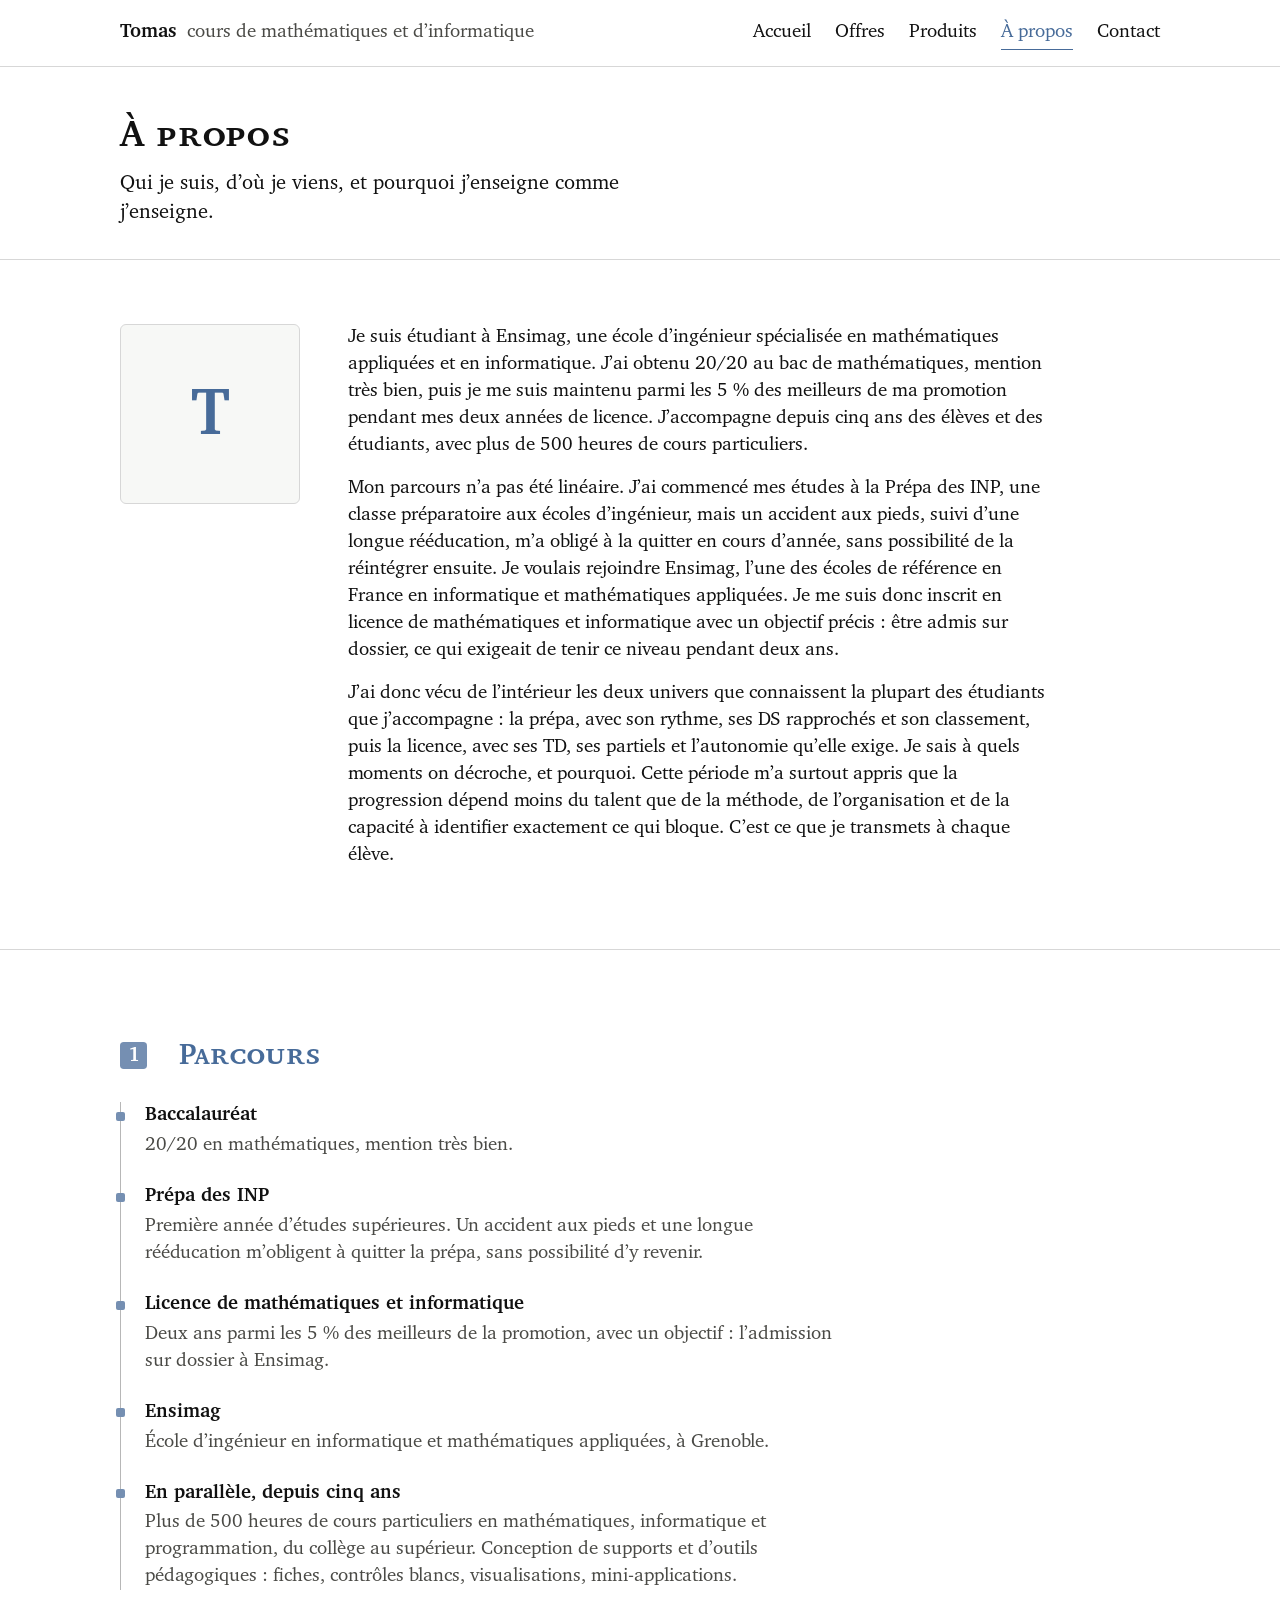
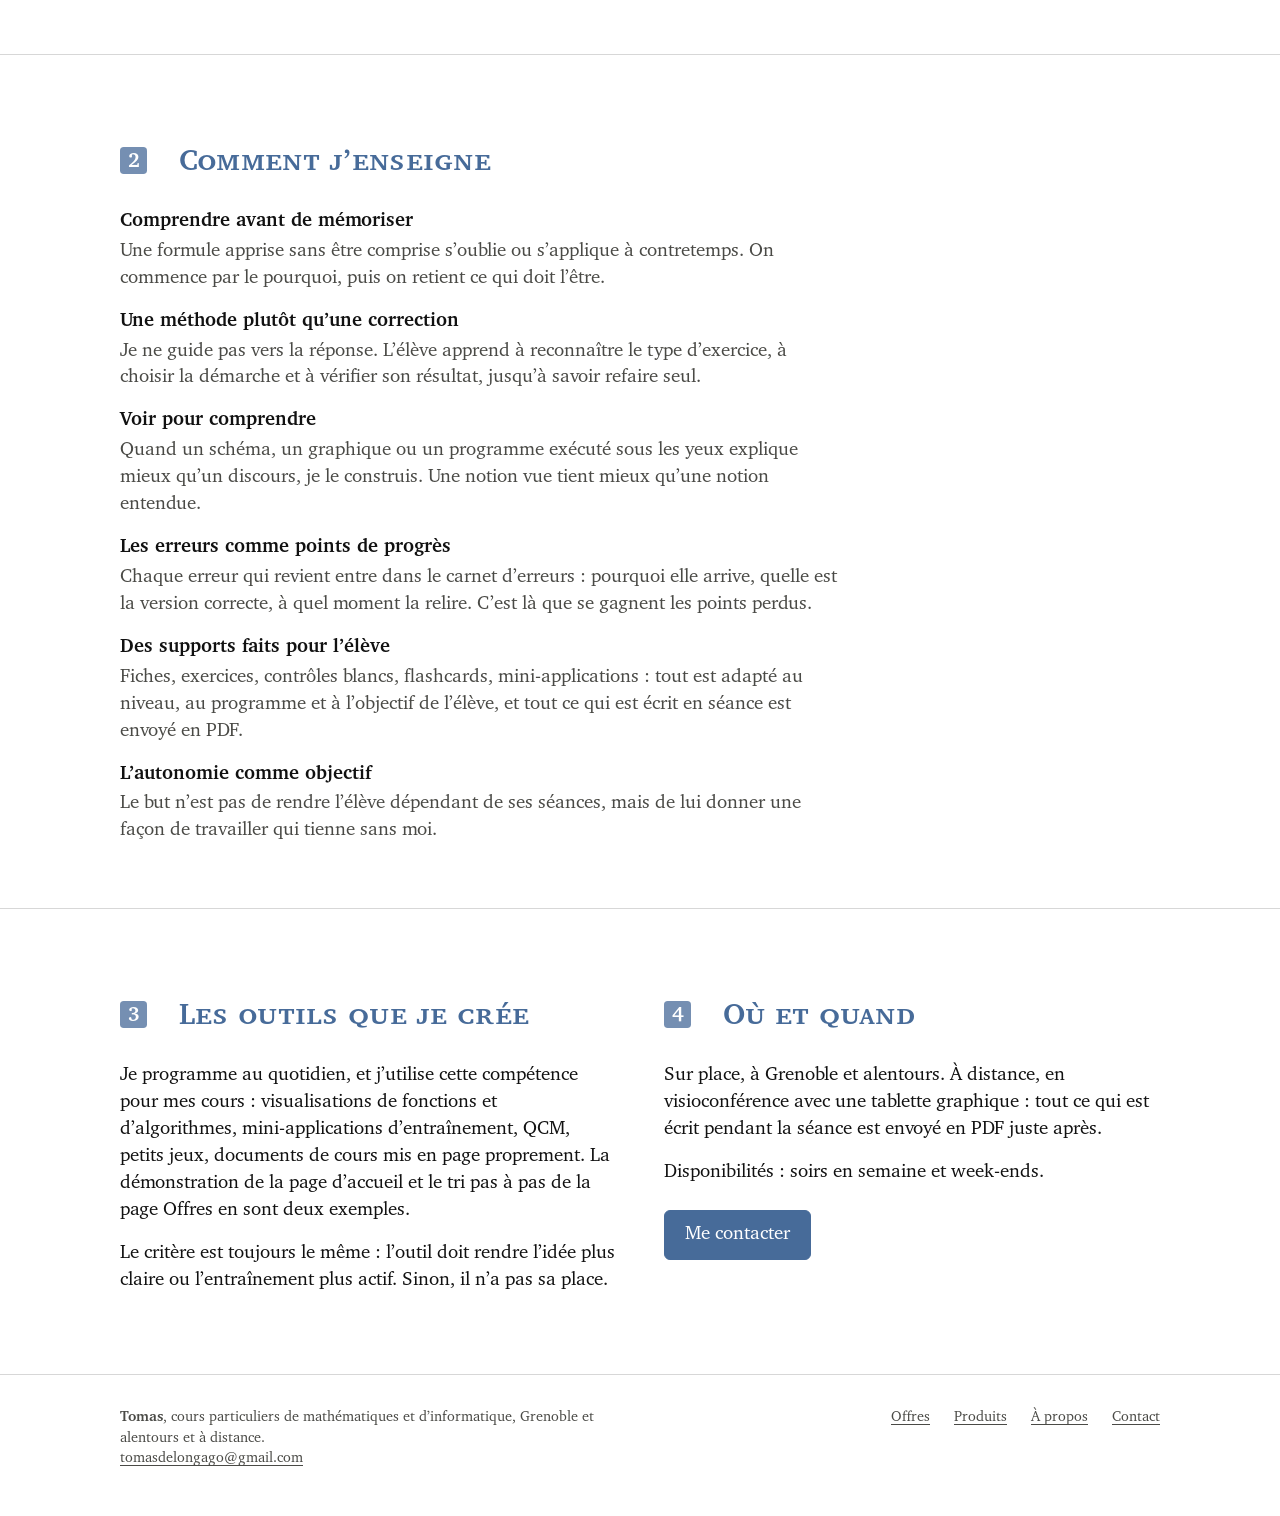
<file: a-propos.html>
<!DOCTYPE html>
<html lang="fr">
<head>
  <meta charset="utf-8">
  <meta name="viewport" content="width=device-width, initial-scale=1">
  <title>À propos, parcours et façon d’enseigner</title>
  <meta name="description" content="Étudiant à Ensimag, 20/20 au bac de mathématiques, 5 % des meilleurs de sa promotion en licence, 5 ans de cours particuliers. Parcours, principes et outils.">
  <link rel="icon" href="data:image/svg+xml,%3Csvg xmlns='http://www.w3.org/2000/svg' viewBox='0 0 32 32'%3E%3Crect width='32' height='32' rx='5' fill='%23476B99'/%3E%3Ctext x='16' y='23' font-family='Georgia,serif' font-size='20' fill='white' text-anchor='middle'%3Ef′%3C/text%3E%3C/svg%3E">
  <link rel="preconnect" href="https://fonts.googleapis.com">
  <link rel="preconnect" href="https://fonts.gstatic.com" crossorigin>
  <link href="https://fonts.googleapis.com/css2?family=IBM+Plex+Mono:wght@400;500&display=swap" rel="stylesheet">
  <link rel="stylesheet" href="assets/styles.css">
</head>
<body>
<a class="skip" href="#main">Aller au contenu</a>

<header class="site-header">
  <div class="wrap">
    <a class="brand" href="index.html"><b data-prenom>Tomas</b><span class="brand-sub">cours de mathématiques et d’informatique</span></a>
    <nav class="site-nav" aria-label="Navigation principale">
      <a href="index.html">Accueil</a>
      <a href="offres.html">Offres</a>
      <a href="produits.html">Produits</a>
      <a href="a-propos.html" aria-current="page">À propos</a>
      <a href="contact.html">Contact</a>
    </nav>
  </div>
</header>

<main id="main">

  <div class="page-head">
    <div class="wrap">
      <h1>À propos</h1>
      <p class="lead">Qui je suis, d’où je viens, et pourquoi j’enseigne comme j’enseigne.</p>
    </div>
  </div>

  <section>
    <div class="wrap apropos-grid">
      <div id="portrait" class="monogramme" aria-hidden="true">T</div>
      <div>
        <p>Je suis étudiant à Ensimag, une école d’ingénieur spécialisée en mathématiques appliquées et en informatique. J’ai obtenu 20/20 au bac de mathématiques, mention très bien, puis je me suis maintenu parmi les 5 % des meilleurs de ma promotion pendant mes deux années de licence. J’accompagne depuis cinq ans des élèves et des étudiants, avec plus de 500 heures de cours particuliers.</p>
        <p>Mon parcours n’a pas été linéaire. J’ai commencé mes études à la Prépa des INP, une classe préparatoire aux écoles d’ingénieur, mais un accident aux pieds, suivi d’une longue rééducation, m’a obligé à la quitter en cours d’année, sans possibilité de la réintégrer ensuite. Je voulais rejoindre Ensimag, l’une des écoles de référence en France en informatique et mathématiques appliquées. Je me suis donc inscrit en licence de mathématiques et informatique avec un objectif précis : être admis sur dossier, ce qui exigeait de tenir ce niveau pendant deux ans.</p>
        <p>J’ai donc vécu de l’intérieur les deux univers que connaissent la plupart des étudiants que j’accompagne : la prépa, avec son rythme, ses DS rapprochés et son classement, puis la licence, avec ses TD, ses partiels et l’autonomie qu’elle exige. Je sais à quels moments on décroche, et pourquoi. Cette période m’a surtout appris que la progression dépend moins du talent que de la méthode, de l’organisation et de la capacité à identifier exactement ce qui bloque. C’est ce que je transmets à chaque élève.</p>
      </div>
    </div>
  </section>

  <section>
    <div class="wrap">
      <h2>Parcours</h2>
      <ol class="parcours">
        <li>
          <strong>Baccalauréat</strong>
          <p>20/20 en mathématiques, mention très bien.</p>
        </li>
        <li>
          <strong>Prépa des INP</strong>
          <p>Première année d’études supérieures. Un accident aux pieds et une longue rééducation m’obligent à quitter la prépa, sans possibilité d’y revenir.</p>
        </li>
        <li>
          <strong>Licence de mathématiques et informatique</strong>
          <p>Deux ans parmi les 5 % des meilleurs de la promotion, avec un objectif : l’admission sur dossier à Ensimag.</p>
        </li>
        <li>
          <strong>Ensimag</strong>
          <p>École d’ingénieur en informatique et mathématiques appliquées, à Grenoble.</p>
        </li>
        <li>
          <strong>En parallèle, depuis cinq ans</strong>
          <p>Plus de 500 heures de cours particuliers en mathématiques, informatique et programmation, du collège au supérieur. Conception de supports et d’outils pédagogiques : fiches, contrôles blancs, visualisations, mini-applications.</p>
        </li>
      </ol>
    </div>
  </section>

  <section>
    <div class="wrap">
      <h2>Comment j’enseigne</h2>
      <dl class="principes">
        <dt>Comprendre avant de mémoriser</dt>
        <dd>Une formule apprise sans être comprise s’oublie ou s’applique à contretemps. On commence par le pourquoi, puis on retient ce qui doit l’être.</dd>
        <dt>Une méthode plutôt qu’une correction</dt>
        <dd>Je ne guide pas vers la réponse. L’élève apprend à reconnaître le type d’exercice, à choisir la démarche et à vérifier son résultat, jusqu’à savoir refaire seul.</dd>
        <dt>Voir pour comprendre</dt>
        <dd>Quand un schéma, un graphique ou un programme exécuté sous les yeux explique mieux qu’un discours, je le construis. Une notion vue tient mieux qu’une notion entendue.</dd>
        <dt>Les erreurs comme points de progrès</dt>
        <dd>Chaque erreur qui revient entre dans le carnet d’erreurs : pourquoi elle arrive, quelle est la version correcte, à quel moment la relire. C’est là que se gagnent les points perdus.</dd>
        <dt>Des supports faits pour l’élève</dt>
        <dd>Fiches, exercices, contrôles blancs, flashcards, mini-applications : tout est adapté au niveau, au programme et à l’objectif de l’élève, et tout ce qui est écrit en séance est envoyé en PDF.</dd>
        <dt>L’autonomie comme objectif</dt>
        <dd>Le but n’est pas de rendre l’élève dépendant de ses séances, mais de lui donner une façon de travailler qui tienne sans moi.</dd>
      </dl>
    </div>
  </section>

  <section>
    <div class="wrap cols">
      <div>
        <h2>Les outils que je crée</h2>
        <p>Je programme au quotidien, et j’utilise cette compétence pour mes cours : visualisations de fonctions et d’algorithmes, mini-applications d’entraînement, QCM, petits jeux, documents de cours mis en page proprement. La démonstration de la page d’accueil et le tri pas à pas de la page Offres en sont deux exemples.</p>
        <p>Le critère est toujours le même : l’outil doit rendre l’idée plus claire ou l’entraînement plus actif. Sinon, il n’a pas sa place.</p>
      </div>
      <div>
        <h2>Où et quand</h2>
        <p>Sur place, à <span data-zone>Grenoble et alentours</span>. À distance, en visioconférence avec une tablette graphique : tout ce qui est écrit pendant la séance est envoyé en PDF juste après.</p>
        <p>Disponibilités : <span data-dispo>soirs en semaine et week-ends</span>.</p>
        <div class="btn-row"><a class="btn" href="contact.html" data-contact="Demande de cours particuliers">Me contacter</a></div>
      </div>
    </div>
  </section>

</main>

<footer class="site-footer">
  <div class="wrap">
    <p><b data-nom>Tomas</b>, cours particuliers de mathématiques et d’informatique, <span data-zone>Grenoble et alentours</span> et à distance.<br><span data-email-footer></span></p>
    <nav aria-label="Pied de page">
      <a href="offres.html">Offres</a>
      <a href="produits.html">Produits</a>
      <a href="a-propos.html">À propos</a>
      <a href="contact.html">Contact</a>
    </nav>
  </div>
</footer>

<script src="assets/site-config.js"></script>
<script src="assets/main.js"></script>
</body>
</html>
</file>
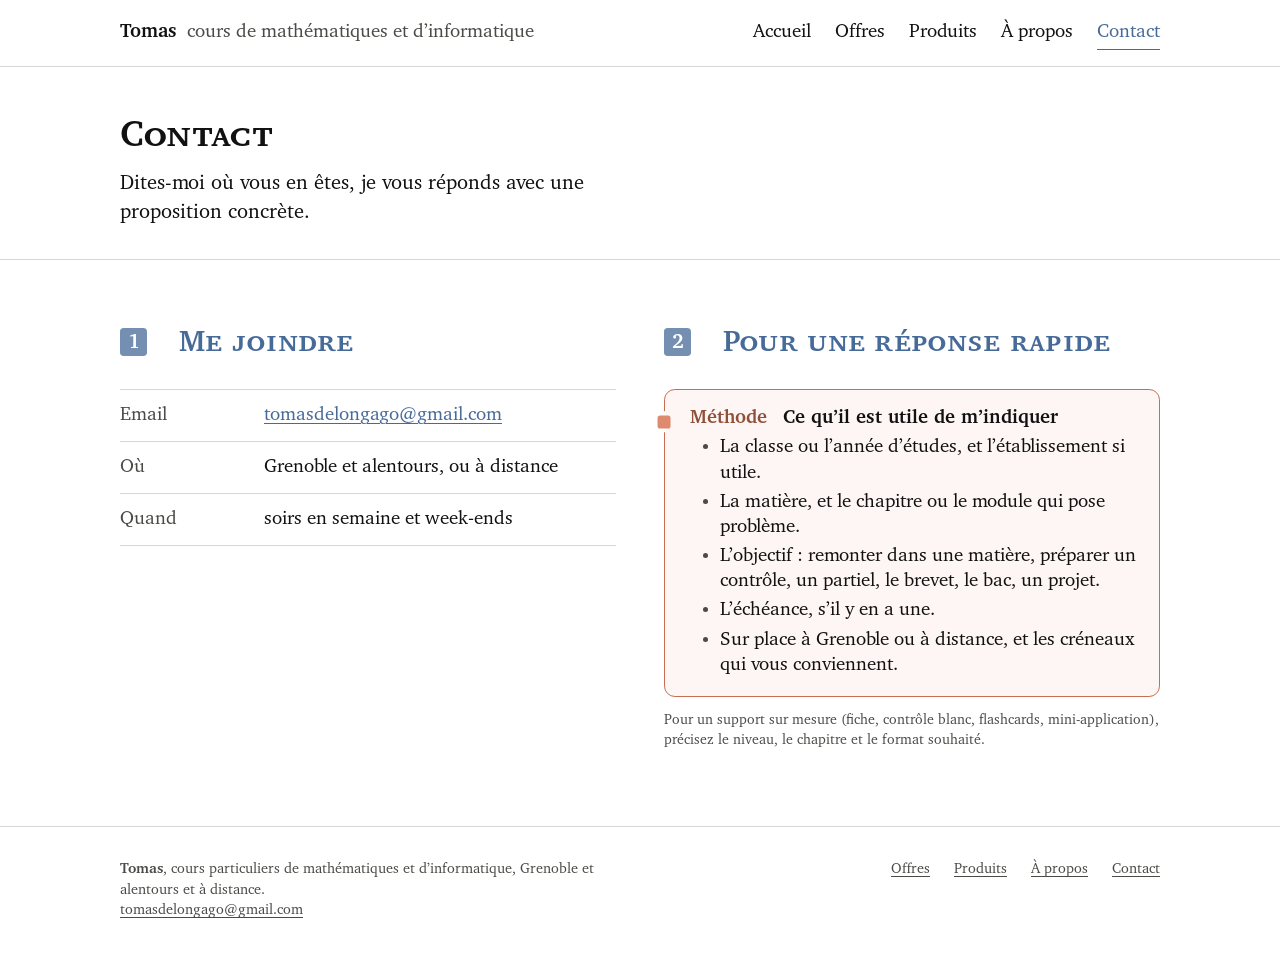
<file: contact.html>
<!DOCTYPE html>
<html lang="fr">
<head>
  <meta charset="utf-8">
  <meta name="viewport" content="width=device-width, initial-scale=1">
  <title>Contact, cours particuliers de mathématiques et d’informatique</title>
  <meta name="description" content="Contacter Tomas pour des cours particuliers de mathématiques, d’informatique ou de programmation, à Grenoble ou à distance.">
  <link rel="icon" href="data:image/svg+xml,%3Csvg xmlns='http://www.w3.org/2000/svg' viewBox='0 0 32 32'%3E%3Crect width='32' height='32' rx='5' fill='%23476B99'/%3E%3Ctext x='16' y='23' font-family='Georgia,serif' font-size='20' fill='white' text-anchor='middle'%3Ef′%3C/text%3E%3C/svg%3E">
  <link rel="preconnect" href="https://fonts.googleapis.com">
  <link rel="preconnect" href="https://fonts.gstatic.com" crossorigin>
  <link href="https://fonts.googleapis.com/css2?family=IBM+Plex+Mono:wght@400;500&display=swap" rel="stylesheet">
  <link rel="stylesheet" href="assets/styles.css">
</head>
<body>
<a class="skip" href="#main">Aller au contenu</a>

<header class="site-header">
  <div class="wrap">
    <a class="brand" href="index.html"><b data-prenom>Tomas</b><span class="brand-sub">cours de mathématiques et d’informatique</span></a>
    <nav class="site-nav" aria-label="Navigation principale">
      <a href="index.html">Accueil</a>
      <a href="offres.html">Offres</a>
      <a href="produits.html">Produits</a>
      <a href="a-propos.html">À propos</a>
      <a href="contact.html" aria-current="page">Contact</a>
    </nav>
  </div>
</header>

<main id="main">

  <div class="page-head">
    <div class="wrap">
      <h1>Contact</h1>
      <p class="lead">Dites-moi où vous en êtes, je vous réponds avec une proposition concrète.</p>
    </div>
  </div>

  <section>
    <div class="wrap cols">
      <div>
        <h2>Me joindre</h2>
        <ul class="contact-liste" id="contact-liste"></ul>

        <form class="formulaire" id="formulaire" method="POST" hidden>
          <h3>Ou écrivez-moi ici</h3>
          <label for="f-nom">Votre nom</label>
          <input id="f-nom" name="nom" type="text" required autocomplete="name">
          <label for="f-email">Votre email</label>
          <input id="f-email" name="email" type="email" required autocomplete="email">
          <label for="f-niveau">Niveau ou situation</label>
          <select id="f-niveau" name="niveau">
            <option>Collège</option>
            <option>Lycée, préparation du bac</option>
            <option>Supérieur, mathématiques</option>
            <option>Supérieur, informatique</option>
            <option>Supérieur, mathématiques et informatique</option>
            <option>Apprendre à programmer</option>
            <option>Support sur mesure</option>
          </select>
          <label for="f-message">Votre message</label>
          <textarea id="f-message" name="message" required placeholder="Matière, objectif, échéance, sur place ou à distance…"></textarea>
          <button class="btn" type="submit">Envoyer le message</button>
        </form>
      </div>

      <div>
        <h2>Pour une réponse rapide</h2>
        <div class="callout callout--meth">
          <p><b class="callout-kind">Méthode</b> <b class="callout-title">Ce qu’il est utile de m’indiquer</b></p>
          <ul>
            <li>La classe ou l’année d’études, et l’établissement si utile.</li>
            <li>La matière, et le chapitre ou le module qui pose problème.</li>
            <li>L’objectif : remonter dans une matière, préparer un contrôle, un partiel, le brevet, le bac, un projet.</li>
            <li>L’échéance, s’il y en a une.</li>
            <li>Sur place à <span data-ville>Grenoble</span> ou à distance, et les créneaux qui vous conviennent.</li>
          </ul>
        </div>
        <p class="muted small">Pour un support sur mesure (fiche, contrôle blanc, flashcards, mini-application), précisez le niveau, le chapitre et le format souhaité.</p>
      </div>
    </div>
  </section>

</main>

<footer class="site-footer">
  <div class="wrap">
    <p><b data-nom>Tomas</b>, cours particuliers de mathématiques et d’informatique, <span data-zone>Grenoble et alentours</span> et à distance.<br><span data-email-footer></span></p>
    <nav aria-label="Pied de page">
      <a href="offres.html">Offres</a>
      <a href="produits.html">Produits</a>
      <a href="a-propos.html">À propos</a>
      <a href="contact.html">Contact</a>
    </nav>
  </div>
</footer>

<script src="assets/site-config.js"></script>
<script src="assets/main.js"></script>
</body>
</html>
</file>
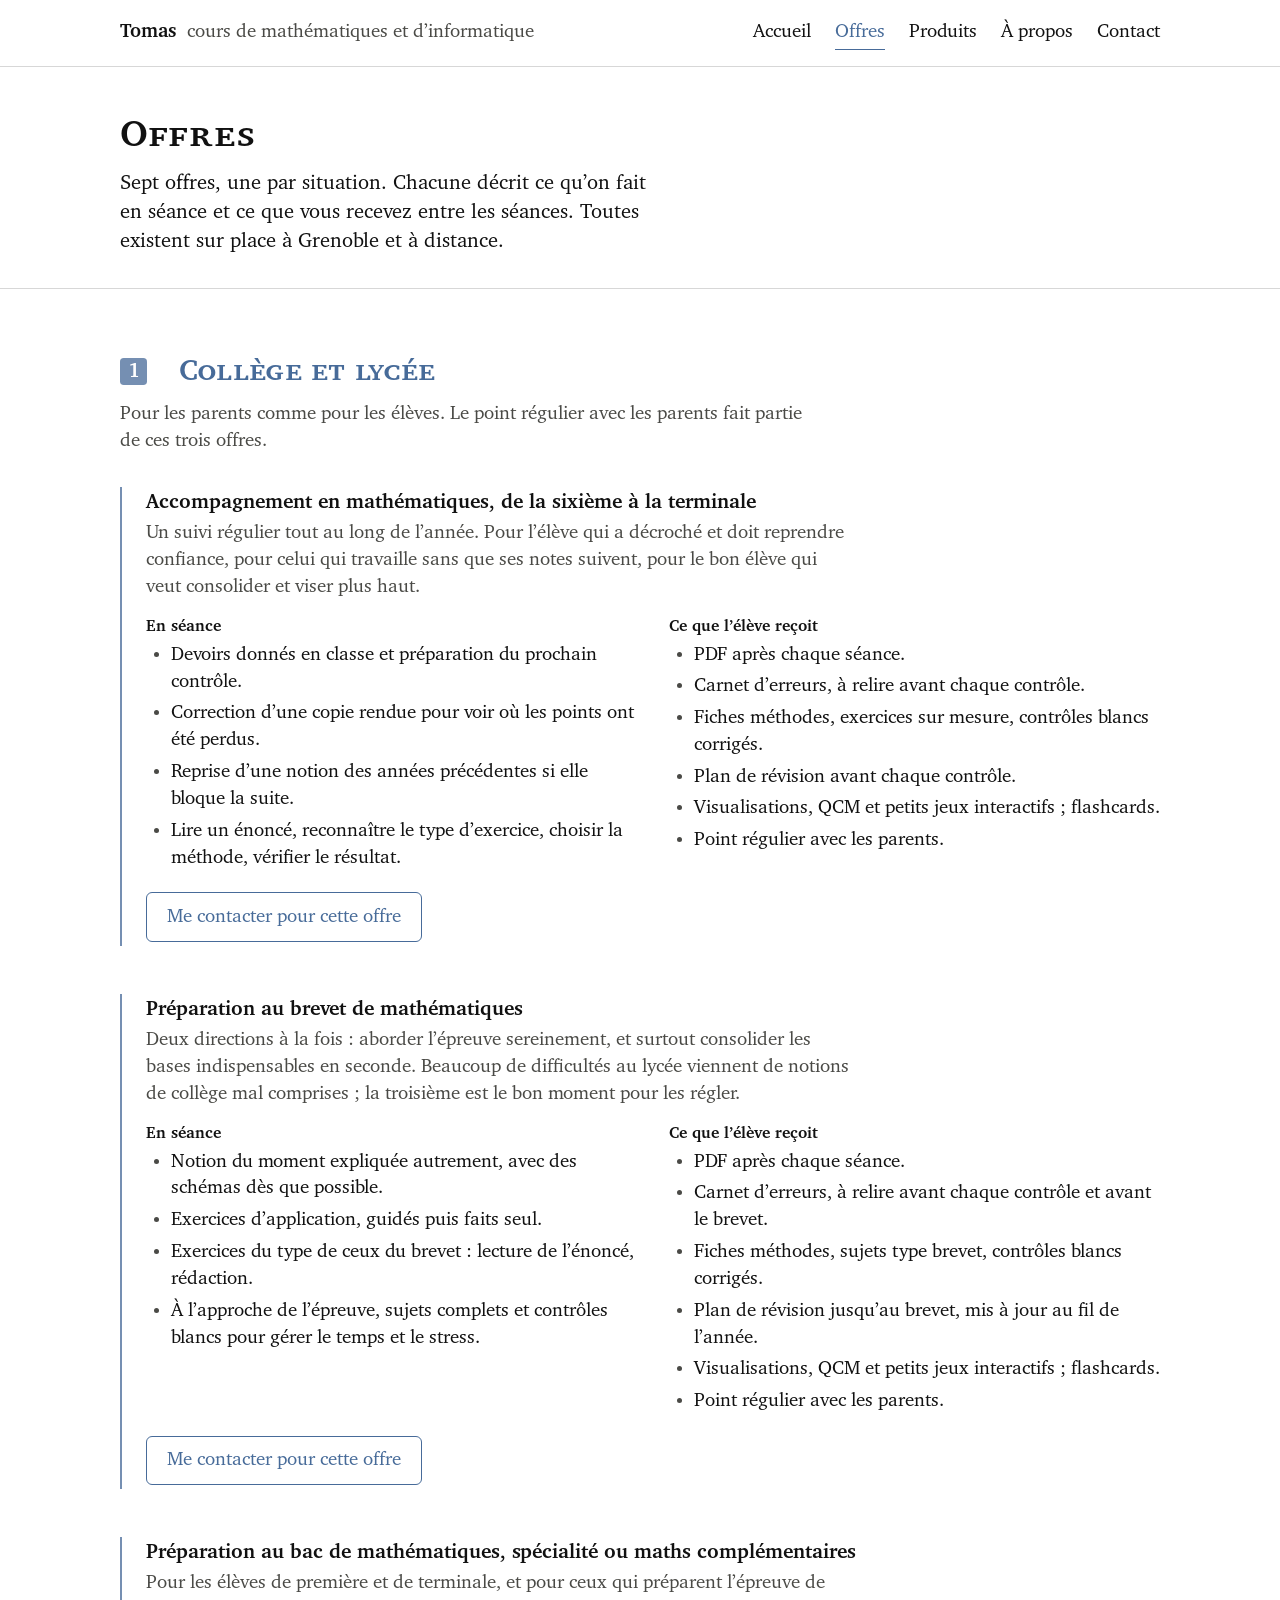
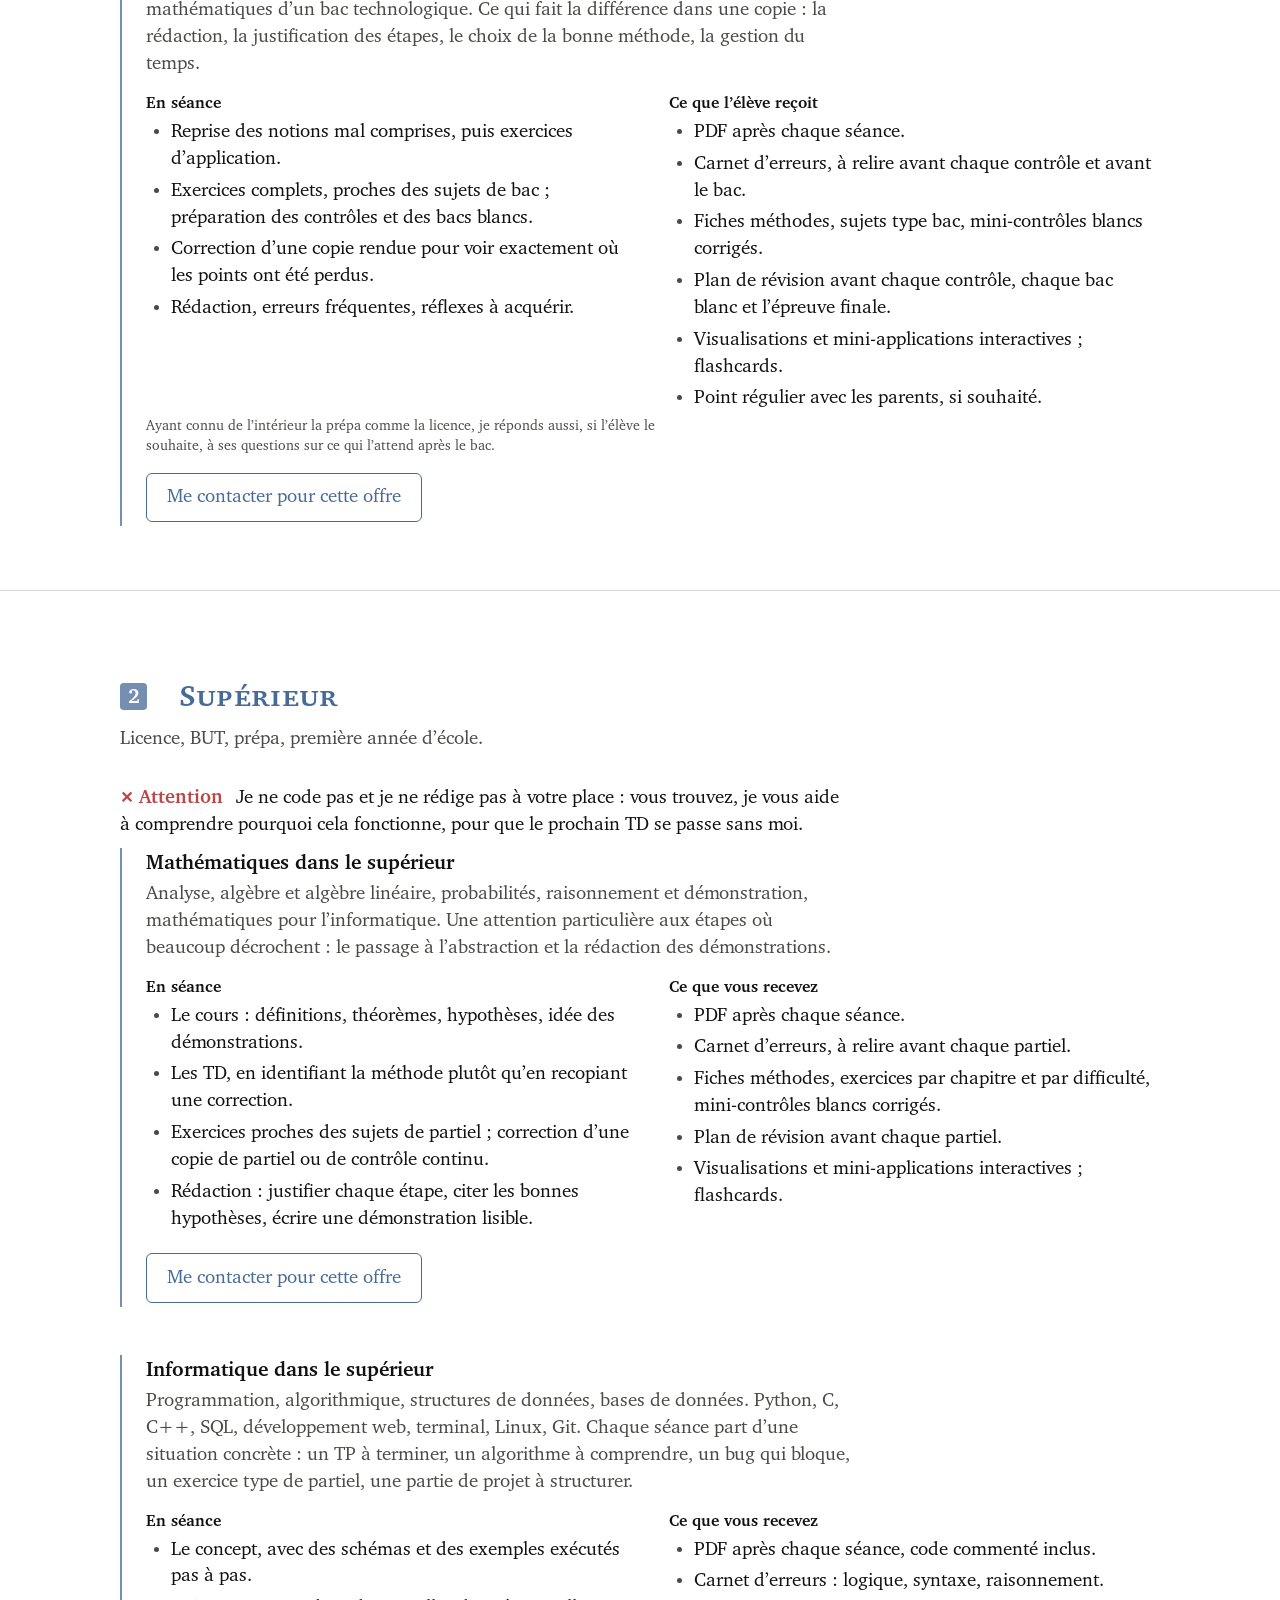
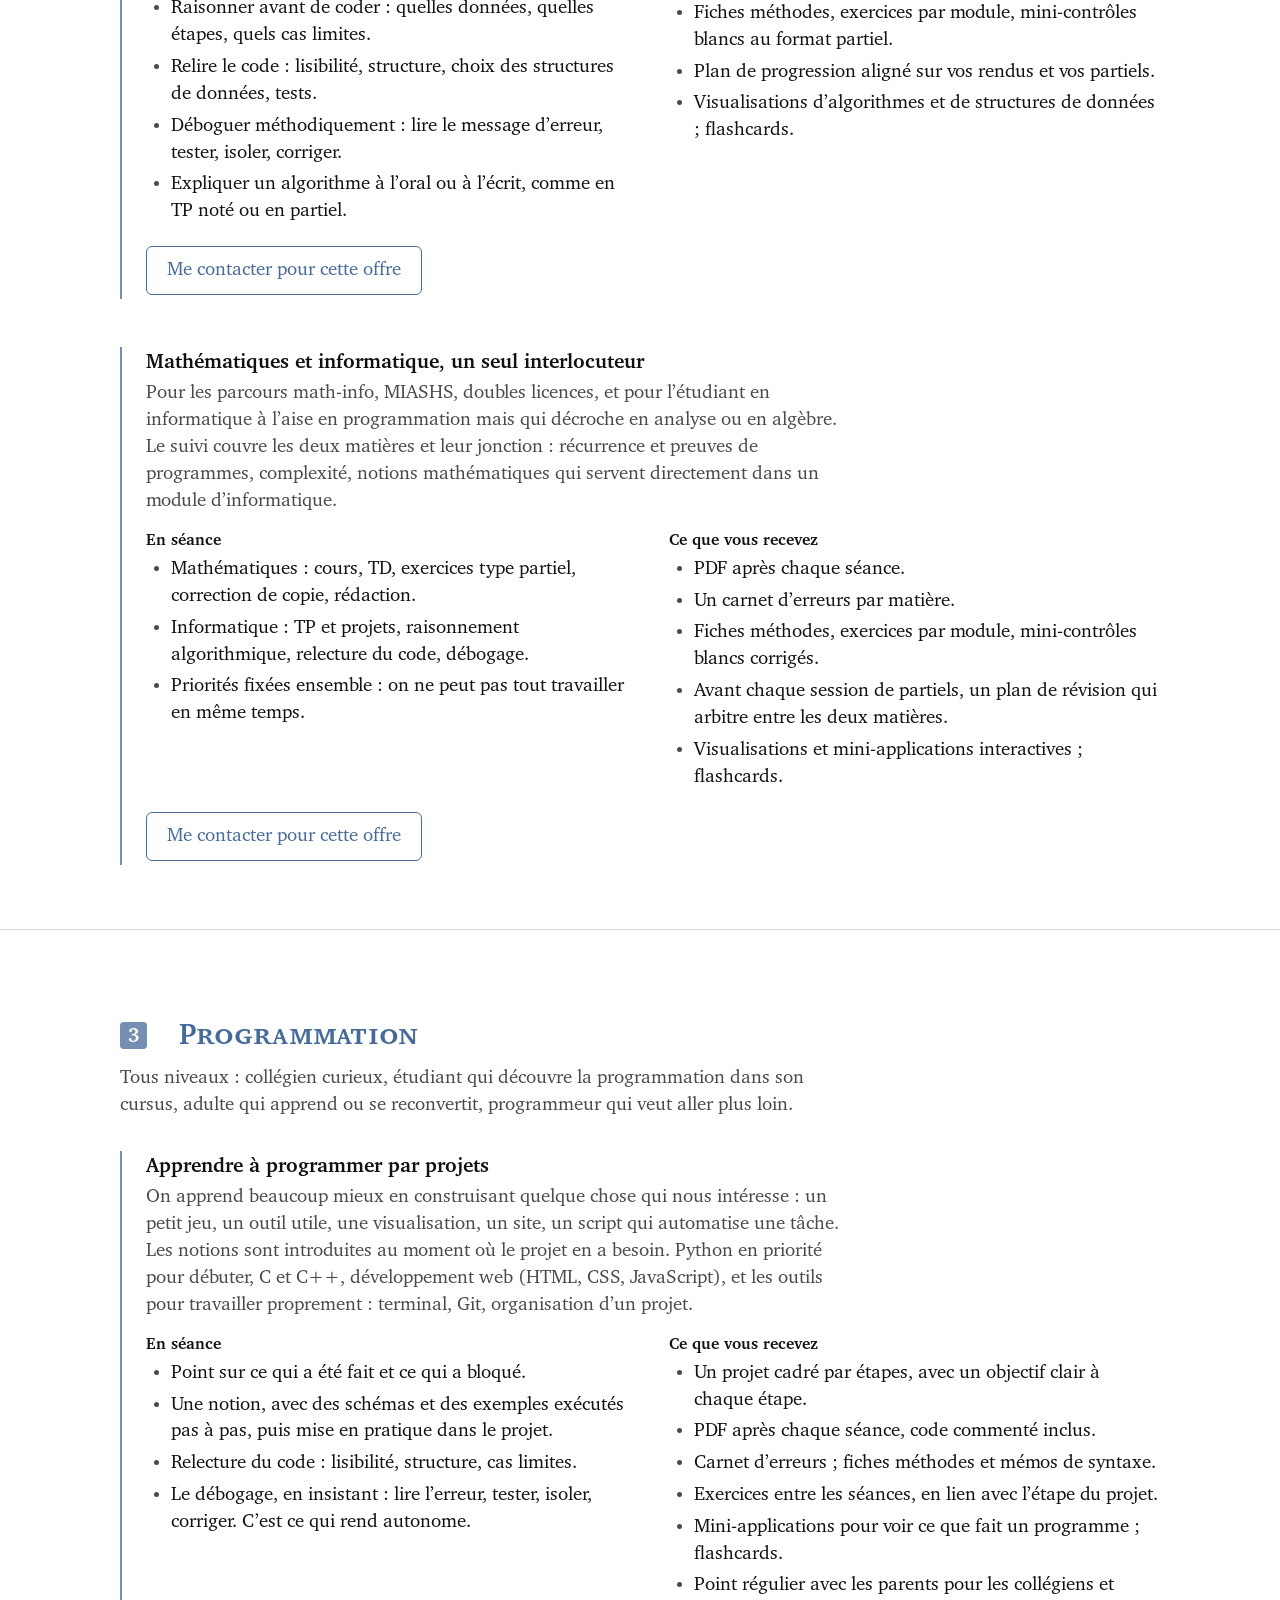
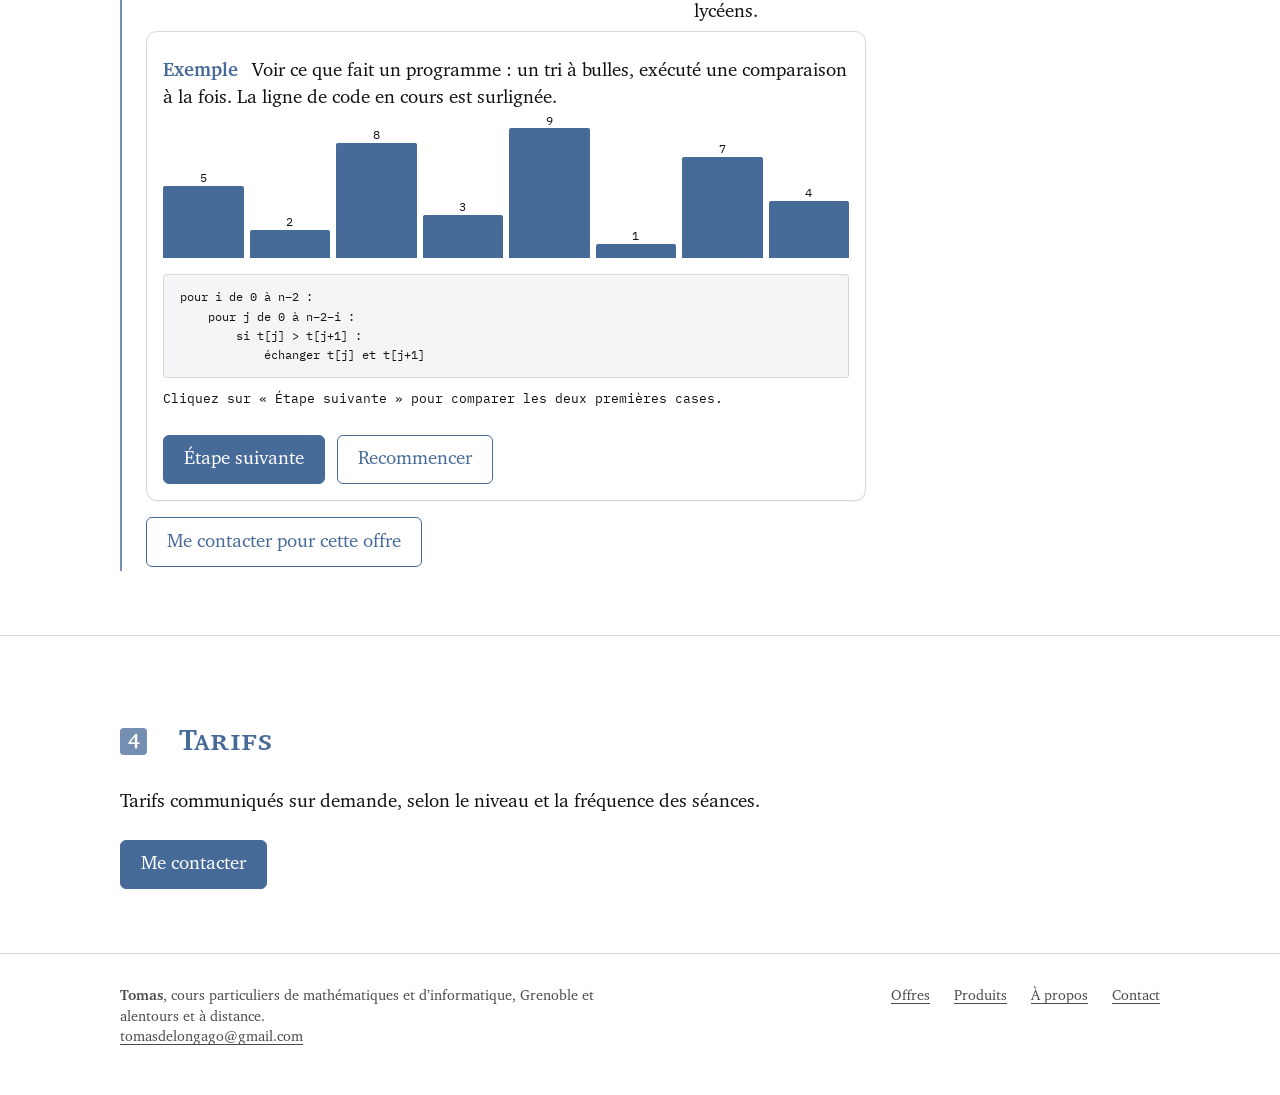
<file: offres.html>
<!DOCTYPE html>
<html lang="fr">
<head>
  <meta charset="utf-8">
  <meta name="viewport" content="width=device-width, initial-scale=1">
  <title>Offres, cours particuliers de mathématiques et d’informatique</title>
  <meta name="description" content="Sept offres : collège et lycée, brevet, bac, supérieur en mathématiques et informatique, programmation tous niveaux. Déroulé des séances et supports fournis.">
  <link rel="icon" href="data:image/svg+xml,%3Csvg xmlns='http://www.w3.org/2000/svg' viewBox='0 0 32 32'%3E%3Crect width='32' height='32' rx='5' fill='%23476B99'/%3E%3Ctext x='16' y='23' font-family='Georgia,serif' font-size='20' fill='white' text-anchor='middle'%3Ef′%3C/text%3E%3C/svg%3E">
  <link rel="preconnect" href="https://fonts.googleapis.com">
  <link rel="preconnect" href="https://fonts.gstatic.com" crossorigin>
  <link href="https://fonts.googleapis.com/css2?family=IBM+Plex+Mono:wght@400;500&display=swap" rel="stylesheet">
  <link rel="stylesheet" href="assets/styles.css">
</head>
<body>
<a class="skip" href="#main">Aller au contenu</a>

<header class="site-header">
  <div class="wrap">
    <a class="brand" href="index.html"><b data-prenom>Tomas</b><span class="brand-sub">cours de mathématiques et d’informatique</span></a>
    <nav class="site-nav" aria-label="Navigation principale">
      <a href="index.html">Accueil</a>
      <a href="offres.html" aria-current="page">Offres</a>
      <a href="produits.html">Produits</a>
      <a href="a-propos.html">À propos</a>
      <a href="contact.html">Contact</a>
    </nav>
  </div>
</header>

<main id="main">

  <div class="page-head">
    <div class="wrap">
      <h1>Offres</h1>
      <p class="lead">Sept offres, une par situation. Chacune décrit ce qu’on fait en séance et ce que vous recevez entre les séances. Toutes existent sur place à <span data-ville>Grenoble</span> et à distance.</p>
    </div>
  </div>

  <!-- ===================== Collège et lycée ===================== -->
  <section class="groupe" id="college-lycee">
    <div class="wrap">
      <h2>Collège et lycée</h2>
      <p class="muted">Pour les parents comme pour les élèves. Le point régulier avec les parents fait partie de ces trois offres.</p>

      <article class="offre" id="college-lycee-suivi">
        <h3>Accompagnement en mathématiques, de la sixième à la terminale</h3>
        <p class="pour-qui">Un suivi régulier tout au long de l’année. Pour l’élève qui a décroché et doit reprendre confiance, pour celui qui travaille sans que ses notes suivent, pour le bon élève qui veut consolider et viser plus haut.</p>
        <div class="cols">
          <div>
            <h4>En séance</h4>
            <ul>
              <li>Devoirs donnés en classe et préparation du prochain contrôle.</li>
              <li>Correction d’une copie rendue pour voir où les points ont été perdus.</li>
              <li>Reprise d’une notion des années précédentes si elle bloque la suite.</li>
              <li>Lire un énoncé, reconnaître le type d’exercice, choisir la méthode, vérifier le résultat.</li>
            </ul>
          </div>
          <div>
            <h4>Ce que l’élève reçoit</h4>
            <ul>
              <li>PDF après chaque séance.</li>
              <li>Carnet d’erreurs, à relire avant chaque contrôle.</li>
              <li>Fiches méthodes, exercices sur mesure, contrôles blancs corrigés.</li>
              <li>Plan de révision avant chaque contrôle.</li>
              <li>Visualisations, QCM et petits jeux interactifs ; flashcards.</li>
              <li>Point régulier avec les parents.</li>
            </ul>
          </div>
        </div>
        <div class="btn-row"><a class="btn btn-secondary" href="contact.html" data-contact="Accompagnement collège ou lycée en mathématiques">Me contacter pour cette offre</a></div>
      </article>

      <article class="offre" id="brevet">
        <h3>Préparation au brevet de mathématiques</h3>
        <p class="pour-qui">Deux directions à la fois : aborder l’épreuve sereinement, et surtout consolider les bases indispensables en seconde. Beaucoup de difficultés au lycée viennent de notions de collège mal comprises ; la troisième est le bon moment pour les régler.</p>
        <div class="cols">
          <div>
            <h4>En séance</h4>
            <ul>
              <li>Notion du moment expliquée autrement, avec des schémas dès que possible.</li>
              <li>Exercices d’application, guidés puis faits seul.</li>
              <li>Exercices du type de ceux du brevet : lecture de l’énoncé, rédaction.</li>
              <li>À l’approche de l’épreuve, sujets complets et contrôles blancs pour gérer le temps et le stress.</li>
            </ul>
          </div>
          <div>
            <h4>Ce que l’élève reçoit</h4>
            <ul>
              <li>PDF après chaque séance.</li>
              <li>Carnet d’erreurs, à relire avant chaque contrôle et avant le brevet.</li>
              <li>Fiches méthodes, sujets type brevet, contrôles blancs corrigés.</li>
              <li>Plan de révision jusqu’au brevet, mis à jour au fil de l’année.</li>
              <li>Visualisations, QCM et petits jeux interactifs ; flashcards.</li>
              <li>Point régulier avec les parents.</li>
            </ul>
          </div>
        </div>
        <div class="btn-row"><a class="btn btn-secondary" href="contact.html" data-contact="Préparation au brevet de mathématiques">Me contacter pour cette offre</a></div>
      </article>

      <article class="offre" id="bac">
        <h3>Préparation au bac de mathématiques, spécialité ou maths complémentaires</h3>
        <p class="pour-qui">Pour les élèves de première et de terminale, et pour ceux qui préparent l’épreuve de mathématiques d’un bac technologique. Ce qui fait la différence dans une copie : la rédaction, la justification des étapes, le choix de la bonne méthode, la gestion du temps.</p>
        <div class="cols">
          <div>
            <h4>En séance</h4>
            <ul>
              <li>Reprise des notions mal comprises, puis exercices d’application.</li>
              <li>Exercices complets, proches des sujets de bac ; préparation des contrôles et des bacs blancs.</li>
              <li>Correction d’une copie rendue pour voir exactement où les points ont été perdus.</li>
              <li>Rédaction, erreurs fréquentes, réflexes à acquérir.</li>
            </ul>
          </div>
          <div>
            <h4>Ce que l’élève reçoit</h4>
            <ul>
              <li>PDF après chaque séance.</li>
              <li>Carnet d’erreurs, à relire avant chaque contrôle et avant le bac.</li>
              <li>Fiches méthodes, sujets type bac, mini-contrôles blancs corrigés.</li>
              <li>Plan de révision avant chaque contrôle, chaque bac blanc et l’épreuve finale.</li>
              <li>Visualisations et mini-applications interactives ; flashcards.</li>
              <li>Point régulier avec les parents, si souhaité.</li>
            </ul>
          </div>
        </div>
        <p class="small muted">Ayant connu de l’intérieur la prépa comme la licence, je réponds aussi, si l’élève le souhaite, à ses questions sur ce qui l’attend après le bac.</p>
        <div class="btn-row"><a class="btn btn-secondary" href="contact.html" data-contact="Préparation au bac de mathématiques">Me contacter pour cette offre</a></div>
      </article>
    </div>
  </section>

  <!-- ===================== Supérieur ===================== -->
  <section class="groupe" id="superieur">
    <div class="wrap">
      <h2>Supérieur</h2>
      <p class="muted">Licence, BUT, prépa, première année d’école.</p>

      <p class="line line--warn"><b class="line-kind">Attention</b> Je ne code pas et je ne rédige pas à votre place : vous trouvez, je vous aide à comprendre pourquoi cela fonctionne, pour que le prochain TD se passe sans moi.</p>

      <article class="offre" id="sup-maths">
        <h3>Mathématiques dans le supérieur</h3>
        <p class="pour-qui">Analyse, algèbre et algèbre linéaire, probabilités, raisonnement et démonstration, mathématiques pour l’informatique. Une attention particulière aux étapes où beaucoup décrochent : le passage à l’abstraction et la rédaction des démonstrations.</p>
        <div class="cols">
          <div>
            <h4>En séance</h4>
            <ul>
              <li>Le cours : définitions, théorèmes, hypothèses, idée des démonstrations.</li>
              <li>Les TD, en identifiant la méthode plutôt qu’en recopiant une correction.</li>
              <li>Exercices proches des sujets de partiel ; correction d’une copie de partiel ou de contrôle continu.</li>
              <li>Rédaction : justifier chaque étape, citer les bonnes hypothèses, écrire une démonstration lisible.</li>
            </ul>
          </div>
          <div>
            <h4>Ce que vous recevez</h4>
            <ul>
              <li>PDF après chaque séance.</li>
              <li>Carnet d’erreurs, à relire avant chaque partiel.</li>
              <li>Fiches méthodes, exercices par chapitre et par difficulté, mini-contrôles blancs corrigés.</li>
              <li>Plan de révision avant chaque partiel.</li>
              <li>Visualisations et mini-applications interactives ; flashcards.</li>
            </ul>
          </div>
        </div>
        <div class="btn-row"><a class="btn btn-secondary" href="contact.html" data-contact="Mathématiques dans le supérieur">Me contacter pour cette offre</a></div>
      </article>

      <article class="offre" id="sup-info">
        <h3>Informatique dans le supérieur</h3>
        <p class="pour-qui">Programmation, algorithmique, structures de données, bases de données. Python, C, C++, SQL, développement web, terminal, Linux, Git. Chaque séance part d’une situation concrète : un TP à terminer, un algorithme à comprendre, un bug qui bloque, un exercice type de partiel, une partie de projet à structurer.</p>
        <div class="cols">
          <div>
            <h4>En séance</h4>
            <ul>
              <li>Le concept, avec des schémas et des exemples exécutés pas à pas.</li>
              <li>Raisonner avant de coder : quelles données, quelles étapes, quels cas limites.</li>
              <li>Relire le code : lisibilité, structure, choix des structures de données, tests.</li>
              <li>Déboguer méthodiquement : lire le message d’erreur, tester, isoler, corriger.</li>
              <li>Expliquer un algorithme à l’oral ou à l’écrit, comme en TP noté ou en partiel.</li>
            </ul>
          </div>
          <div>
            <h4>Ce que vous recevez</h4>
            <ul>
              <li>PDF après chaque séance, code commenté inclus.</li>
              <li>Carnet d’erreurs : logique, syntaxe, raisonnement.</li>
              <li>Fiches méthodes, exercices par module, mini-contrôles blancs au format partiel.</li>
              <li>Plan de progression aligné sur vos rendus et vos partiels.</li>
              <li>Visualisations d’algorithmes et de structures de données ; flashcards.</li>
            </ul>
          </div>
        </div>
        <div class="btn-row"><a class="btn btn-secondary" href="contact.html" data-contact="Informatique dans le supérieur">Me contacter pour cette offre</a></div>
      </article>

      <article class="offre" id="sup-maths-info">
        <h3>Mathématiques et informatique, un seul interlocuteur</h3>
        <p class="pour-qui">Pour les parcours math-info, MIASHS, doubles licences, et pour l’étudiant en informatique à l’aise en programmation mais qui décroche en analyse ou en algèbre. Le suivi couvre les deux matières et leur jonction : récurrence et preuves de programmes, complexité, notions mathématiques qui servent directement dans un module d’informatique.</p>
        <div class="cols">
          <div>
            <h4>En séance</h4>
            <ul>
              <li>Mathématiques : cours, TD, exercices type partiel, correction de copie, rédaction.</li>
              <li>Informatique : TP et projets, raisonnement algorithmique, relecture du code, débogage.</li>
              <li>Priorités fixées ensemble : on ne peut pas tout travailler en même temps.</li>
            </ul>
          </div>
          <div>
            <h4>Ce que vous recevez</h4>
            <ul>
              <li>PDF après chaque séance.</li>
              <li>Un carnet d’erreurs par matière.</li>
              <li>Fiches méthodes, exercices par module, mini-contrôles blancs corrigés.</li>
              <li>Avant chaque session de partiels, un plan de révision qui arbitre entre les deux matières.</li>
              <li>Visualisations et mini-applications interactives ; flashcards.</li>
            </ul>
          </div>
        </div>
        <div class="btn-row"><a class="btn btn-secondary" href="contact.html" data-contact="Mathématiques et informatique dans le supérieur">Me contacter pour cette offre</a></div>
      </article>
    </div>
  </section>

  <!-- ===================== Programmation ===================== -->
  <section class="groupe" id="programmation">
    <div class="wrap">
      <h2>Programmation</h2>
      <p class="muted">Tous niveaux : collégien curieux, étudiant qui découvre la programmation dans son cursus, adulte qui apprend ou se reconvertit, programmeur qui veut aller plus loin.</p>

      <article class="offre" id="apprendre-programmer">
        <h3>Apprendre à programmer par projets</h3>
        <p class="pour-qui">On apprend beaucoup mieux en construisant quelque chose qui nous intéresse : un petit jeu, un outil utile, une visualisation, un site, un script qui automatise une tâche. Les notions sont introduites au moment où le projet en a besoin. Python en priorité pour débuter, C et C++, développement web (HTML, CSS, JavaScript), et les outils pour travailler proprement : terminal, Git, organisation d’un projet.</p>
        <div class="cols">
          <div>
            <h4>En séance</h4>
            <ul>
              <li>Point sur ce qui a été fait et ce qui a bloqué.</li>
              <li>Une notion, avec des schémas et des exemples exécutés pas à pas, puis mise en pratique dans le projet.</li>
              <li>Relecture du code : lisibilité, structure, cas limites.</li>
              <li>Le débogage, en insistant : lire l’erreur, tester, isoler, corriger. C’est ce qui rend autonome.</li>
            </ul>
          </div>
          <div>
            <h4>Ce que vous recevez</h4>
            <ul>
              <li>Un projet cadré par étapes, avec un objectif clair à chaque étape.</li>
              <li>PDF après chaque séance, code commenté inclus.</li>
              <li>Carnet d’erreurs ; fiches méthodes et mémos de syntaxe.</li>
              <li>Exercices entre les séances, en lien avec l’étape du projet.</li>
              <li>Mini-applications pour voir ce que fait un programme ; flashcards.</li>
              <li>Point régulier avec les parents pour les collégiens et lycéens.</li>
            </ul>
          </div>
        </div>

        <div class="figure" id="demo-tri">
          <p class="line"><b class="line-kind">Exemple</b> Voir ce que fait un programme : un tri à bulles, exécuté une comparaison à la fois. La ligne de code en cours est surlignée.</p>
          <div class="tri-barres" aria-hidden="true"></div>
          <pre class="tri-code" aria-label="Pseudo-code du tri à bulles"></pre>
          <p class="tri-msg" aria-live="polite"></p>
          <div class="btn-row" style="margin-top:var(--s3)">
            <button class="btn" type="button" data-etape>Étape suivante</button>
            <button class="btn btn-secondary" type="button" data-reset>Recommencer</button>
          </div>
        </div>

        <div class="btn-row"><a class="btn btn-secondary" href="contact.html" data-contact="Apprendre à programmer">Me contacter pour cette offre</a></div>
      </article>
    </div>
  </section>

  <section class="tarifs" id="tarifs">
    <div class="wrap">
      <h2>Tarifs</h2>
      <div id="tarifs-table"></div>
      <div class="btn-row"><a class="btn" href="contact.html" data-contact="Demande de cours particuliers">Me contacter</a></div>
    </div>
  </section>

</main>

<footer class="site-footer">
  <div class="wrap">
    <p><b data-nom>Tomas</b>, cours particuliers de mathématiques et d’informatique, <span data-zone>Grenoble et alentours</span> et à distance.<br><span data-email-footer></span></p>
    <nav aria-label="Pied de page">
      <a href="offres.html">Offres</a>
      <a href="produits.html">Produits</a>
      <a href="a-propos.html">À propos</a>
      <a href="contact.html">Contact</a>
    </nav>
  </div>
</footer>

<script src="assets/site-config.js"></script>
<script src="assets/main.js"></script>
<script src="assets/demo-tri.js"></script>
</body>
</html>
</file>
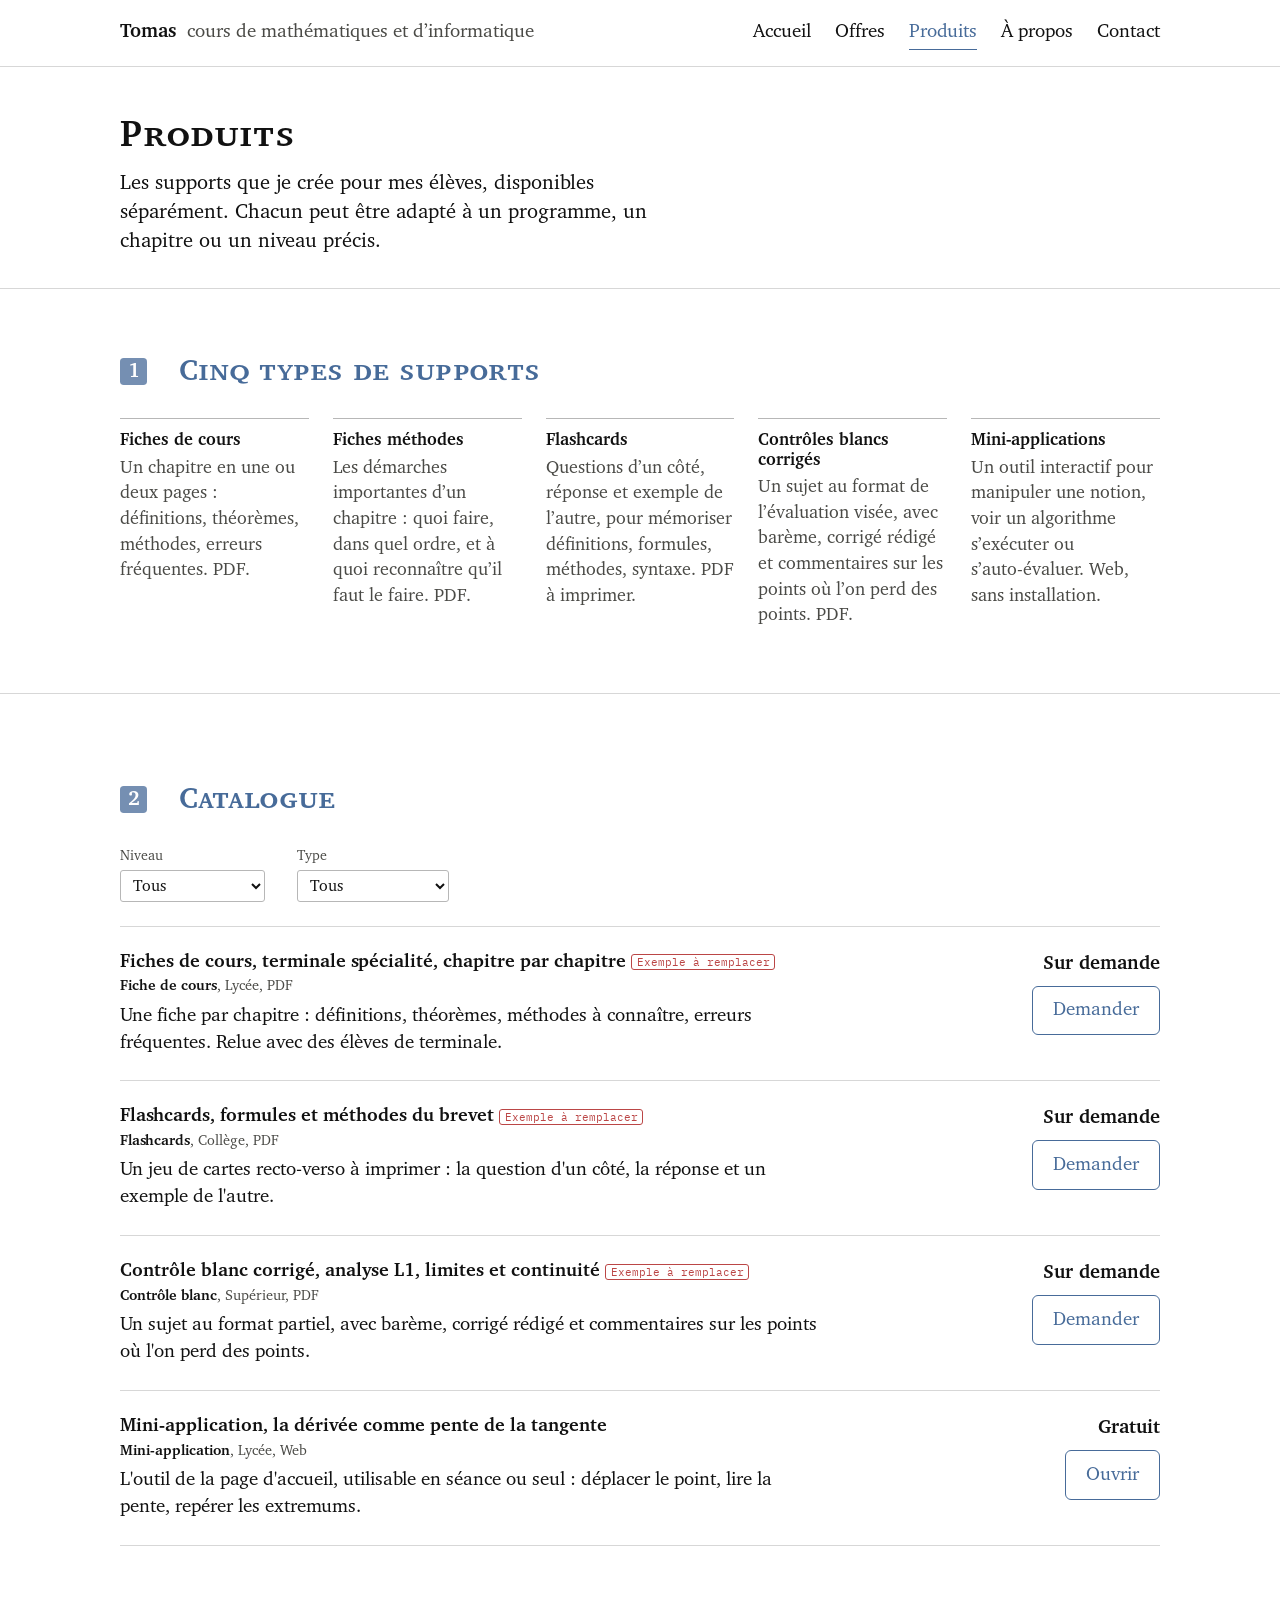
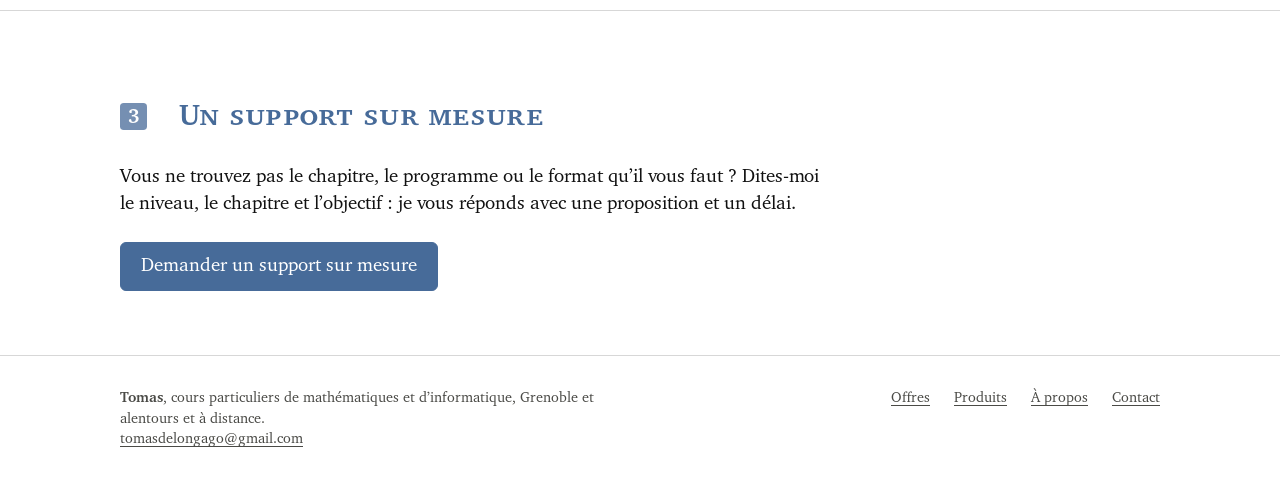
<file: produits.html>
<!DOCTYPE html>
<html lang="fr">
<head>
  <meta charset="utf-8">
  <meta name="viewport" content="width=device-width, initial-scale=1">
  <title>Produits, fiches de cours, flashcards, contrôles blancs et mini-applications</title>
  <meta name="description" content="Supports de mathématiques et d’informatique créés pour les élèves : fiches de cours, fiches méthodes, flashcards, contrôles blancs corrigés, mini-applications interactives.">
  <link rel="icon" href="data:image/svg+xml,%3Csvg xmlns='http://www.w3.org/2000/svg' viewBox='0 0 32 32'%3E%3Crect width='32' height='32' rx='5' fill='%23476B99'/%3E%3Ctext x='16' y='23' font-family='Georgia,serif' font-size='20' fill='white' text-anchor='middle'%3Ef′%3C/text%3E%3C/svg%3E">
  <link rel="preconnect" href="https://fonts.googleapis.com">
  <link rel="preconnect" href="https://fonts.gstatic.com" crossorigin>
  <link href="https://fonts.googleapis.com/css2?family=IBM+Plex+Mono:wght@400;500&display=swap" rel="stylesheet">
  <link rel="stylesheet" href="assets/styles.css">
</head>
<body>
<a class="skip" href="#main">Aller au contenu</a>

<header class="site-header">
  <div class="wrap">
    <a class="brand" href="index.html"><b data-prenom>Tomas</b><span class="brand-sub">cours de mathématiques et d’informatique</span></a>
    <nav class="site-nav" aria-label="Navigation principale">
      <a href="index.html">Accueil</a>
      <a href="offres.html">Offres</a>
      <a href="produits.html" aria-current="page">Produits</a>
      <a href="a-propos.html">À propos</a>
      <a href="contact.html">Contact</a>
    </nav>
  </div>
</header>

<main id="main">

  <div class="page-head">
    <div class="wrap">
      <h1>Produits</h1>
      <p class="lead">Les supports que je crée pour mes élèves, disponibles séparément. Chacun peut être adapté à un programme, un chapitre ou un niveau précis.</p>
    </div>
  </div>

  <section>
    <div class="wrap">
      <h2>Cinq types de supports</h2>
      <div class="types">
        <div>
          <h3>Fiches de cours</h3>
          <p>Un chapitre en une ou deux pages : définitions, théorèmes, méthodes, erreurs fréquentes. PDF.</p>
        </div>
        <div>
          <h3>Fiches méthodes</h3>
          <p>Les démarches importantes d’un chapitre : quoi faire, dans quel ordre, et à quoi reconnaître qu’il faut le faire. PDF.</p>
        </div>
        <div>
          <h3>Flashcards</h3>
          <p>Questions d’un côté, réponse et exemple de l’autre, pour mémoriser définitions, formules, méthodes, syntaxe. PDF à imprimer.</p>
        </div>
        <div>
          <h3>Contrôles blancs corrigés</h3>
          <p>Un sujet au format de l’évaluation visée, avec barème, corrigé rédigé et commentaires sur les points où l’on perd des points. PDF.</p>
        </div>
        <div>
          <h3>Mini-applications</h3>
          <p>Un outil interactif pour manipuler une notion, voir un algorithme s’exécuter ou s’auto-évaluer. Web, sans installation.</p>
        </div>
      </div>
    </div>
  </section>

  <section>
    <div class="wrap">
      <h2>Catalogue</h2>
      <div class="filtres">
        <label>Niveau
          <select id="f-niveau">
            <option value="">Tous</option>
            <option>Collège</option>
            <option>Lycée</option>
            <option>Supérieur</option>
            <option>Programmation</option>
          </select>
        </label>
        <label>Type
          <select id="f-type">
            <option value="">Tous</option>
            <option>Fiche de cours</option>
            <option>Fiches méthodes</option>
            <option>Flashcards</option>
            <option>Contrôle blanc</option>
            <option>Mini-application</option>
          </select>
        </label>
      </div>
      <ul class="catalogue" id="catalogue"></ul>
      <p class="catalogue-vide" id="catalogue-vide" hidden>Aucun produit ne correspond à ces filtres.</p>
    </div>
  </section>

  <section>
    <div class="wrap">
      <h2>Un support sur mesure</h2>
      <p>Vous ne trouvez pas le chapitre, le programme ou le format qu’il vous faut ? Dites-moi le niveau, le chapitre et l’objectif : je vous réponds avec une proposition et un délai.</p>
      <div class="btn-row"><a class="btn" href="contact.html" data-contact="Demande de support sur mesure">Demander un support sur mesure</a></div>
    </div>
  </section>

</main>

<footer class="site-footer">
  <div class="wrap">
    <p><b data-nom>Tomas</b>, cours particuliers de mathématiques et d’informatique, <span data-zone>Grenoble et alentours</span> et à distance.<br><span data-email-footer></span></p>
    <nav aria-label="Pied de page">
      <a href="offres.html">Offres</a>
      <a href="produits.html">Produits</a>
      <a href="a-propos.html">À propos</a>
      <a href="contact.html">Contact</a>
    </nav>
  </div>
</footer>

<script src="assets/site-config.js"></script>
<script src="assets/produits.js"></script>
<script src="assets/main.js"></script>
<script>
(function () {
  const S = window.SITE || {};
  const P = window.PRODUITS || [];
  const ul = document.getElementById("catalogue");
  const vide = document.getElementById("catalogue-vide");
  const fN = document.getElementById("f-niveau");
  const fT = document.getElementById("f-type");

  const esc = (s) => String(s || "").replace(/[&<>"]/g, (c) => ({ "&": "&amp;", "<": "&lt;", ">": "&gt;", '"': "&quot;" }[c]));

  function action(p) {
    if (p.lien) return `<a class="btn btn-secondary" href="${esc(p.lien)}">${p.prix === "Gratuit" ? "Ouvrir" : "Obtenir"}</a>`;
    const sujet = encodeURIComponent("Demande : " + p.titre);
    const href = S.email ? `mailto:${S.email}?subject=${sujet}` : "contact.html";
    return `<a class="btn btn-secondary" href="${href}">Demander</a>`;
  }

  function rendre() {
    const n = fN.value, t = fT.value;
    const liste = P.filter((p) => (!n || p.niveau === n) && (!t || p.type === t));
    ul.innerHTML = liste.map((p) => `
      <li>
        <div>
          <h3>${esc(p.titre)}${p.exemple ? '<span class="badge-exemple">Exemple à remplacer</span>' : ""}</h3>
          <p class="meta"><b>${esc(p.type)}</b>, ${esc(p.niveau)}, ${esc(p.format)}</p>
          <p>${esc(p.description)}</p>
        </div>
        <div class="action">
          <span class="prix">${esc(p.prix) || "Sur demande"}</span>
          ${action(p)}
        </div>
      </li>`).join("");
    vide.hidden = liste.length > 0;
  }
  fN.addEventListener("change", rendre);
  fT.addEventListener("change", rendre);
  rendre();
})();
</script>
</body>
</html>
</file>
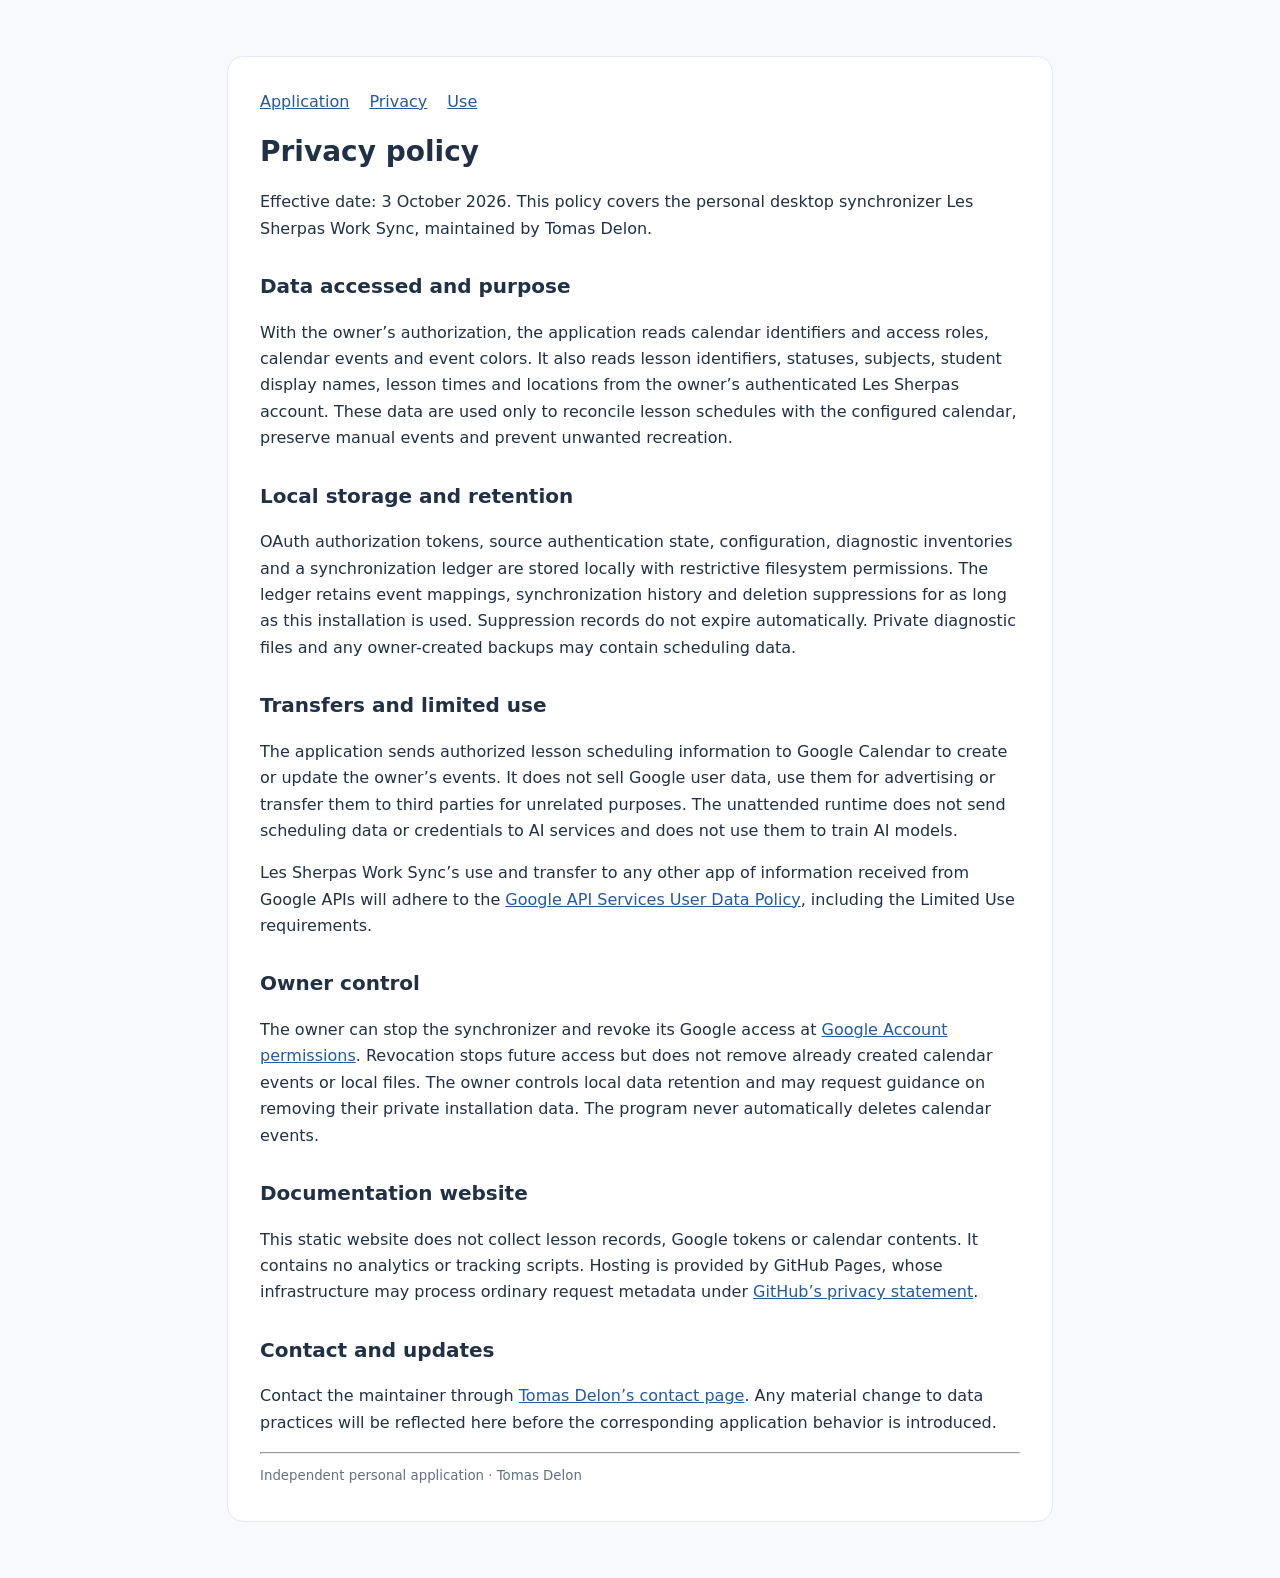
<file: les-sherpas-work-sync/privacy.html>
<!doctype html><html lang="en"><head><meta charset="utf-8"><meta name="viewport" content="width=device-width, initial-scale=1"><title>Privacy — Les Sherpas Work Sync</title><meta name="description" content="Personal lesson-to-calendar synchronizer: application information and data practices."><style>body{font:16px/1.65 system-ui,sans-serif;color:#203046;background:#f7f9fc;margin:0}main{max-width:760px;margin:56px auto;padding:32px;background:#fff;border:1px solid #e2e8f0;border-radius:16px}h1{font-size:28px;line-height:1.3}h2{font-size:20px;margin-top:28px}a{color:#2459a0}nav a{margin-right:20px}small{color:#617087}@media(max-width:800px){main{margin:20px;padding:24px}}</style></head><body><main><nav><a href="index.html">Application</a><a href="privacy.html">Privacy</a><a href="terms.html">Use</a></nav><h1>Privacy policy</h1><p>Effective date: 3 October 2026. This policy covers the personal desktop synchronizer Les Sherpas Work Sync, maintained by Tomas Delon.</p><h2>Data accessed and purpose</h2><p>With the owner’s authorization, the application reads calendar identifiers and access roles, calendar events and event colors. It also reads lesson identifiers, statuses, subjects, student display names, lesson times and locations from the owner’s authenticated Les Sherpas account. These data are used only to reconcile lesson schedules with the configured calendar, preserve manual events and prevent unwanted recreation.</p><h2>Local storage and retention</h2><p>OAuth authorization tokens, source authentication state, configuration, diagnostic inventories and a synchronization ledger are stored locally with restrictive filesystem permissions. The ledger retains event mappings, synchronization history and deletion suppressions for as long as this installation is used. Suppression records do not expire automatically. Private diagnostic files and any owner-created backups may contain scheduling data.</p><h2>Transfers and limited use</h2><p>The application sends authorized lesson scheduling information to Google Calendar to create or update the owner’s events. It does not sell Google user data, use them for advertising or transfer them to third parties for unrelated purposes. The unattended runtime does not send scheduling data or credentials to AI services and does not use them to train AI models.</p><p>Les Sherpas Work Sync’s use and transfer to any other app of information received from Google APIs will adhere to the <a href="https://developers.google.com/terms/api-services-user-data-policy">Google API Services User Data Policy</a>, including the Limited Use requirements.</p><h2>Owner control</h2><p>The owner can stop the synchronizer and revoke its Google access at <a href="https://myaccount.google.com/permissions">Google Account permissions</a>. Revocation stops future access but does not remove already created calendar events or local files. The owner controls local data retention and may request guidance on removing their private installation data. The program never automatically deletes calendar events.</p><h2>Documentation website</h2><p>This static website does not collect lesson records, Google tokens or calendar contents. It contains no analytics or tracking scripts. Hosting is provided by GitHub Pages, whose infrastructure may process ordinary request metadata under <a href="https://docs.github.com/en/site-policy/privacy-policies/github-general-privacy-statement">GitHub’s privacy statement</a>.</p><h2>Contact and updates</h2><p>Contact the maintainer through <a href="/contact.html">Tomas Delon’s contact page</a>. Any material change to data practices will be reflected here before the corresponding application behavior is introduced.</p><hr><small>Independent personal application · Tomas Delon</small></main></body></html>
</file>
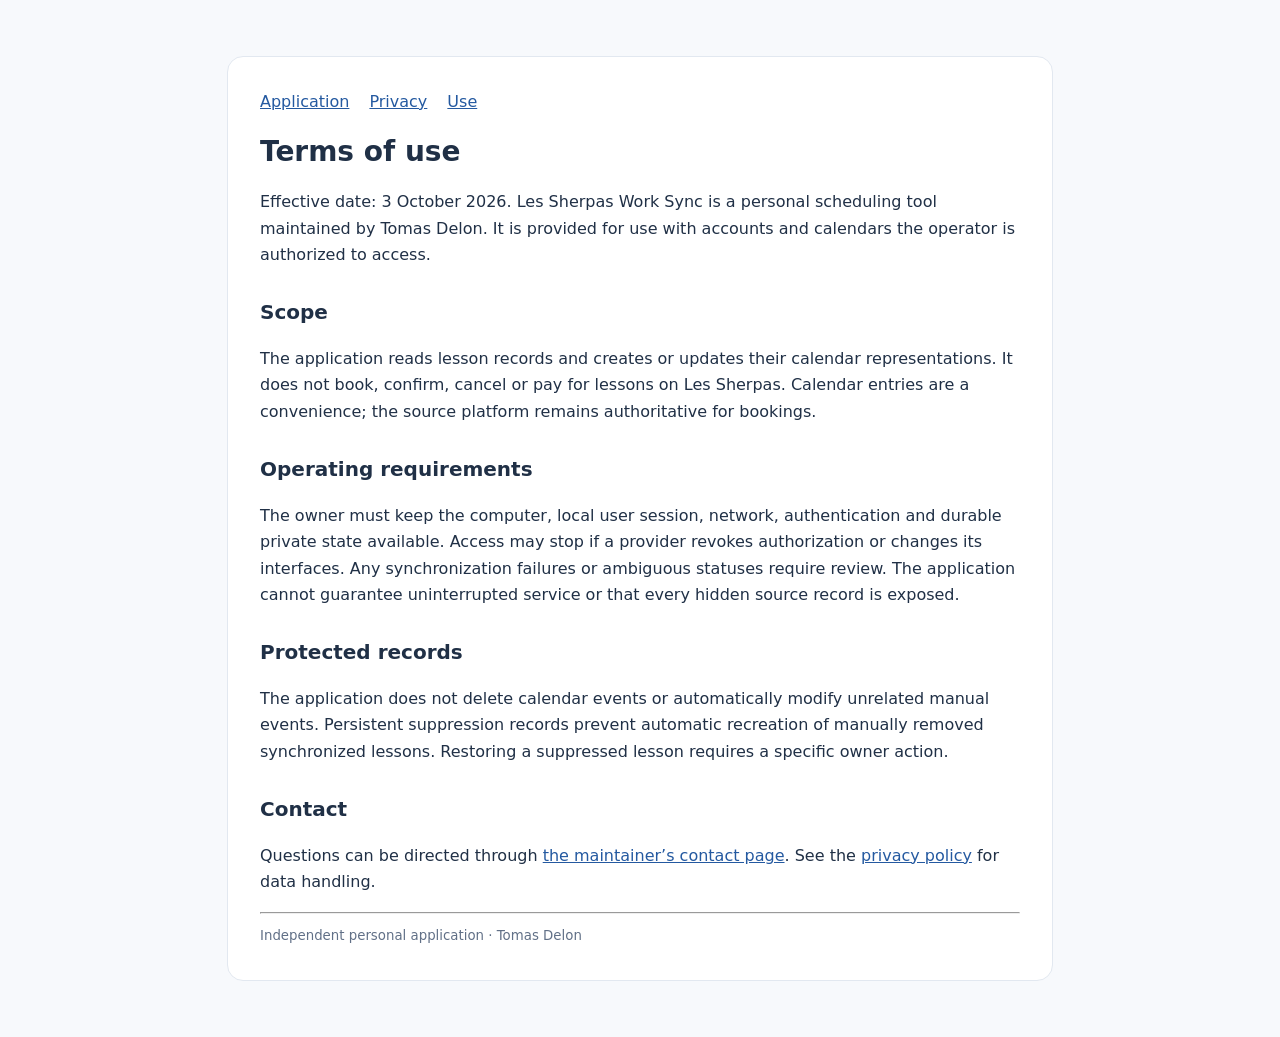
<file: les-sherpas-work-sync/terms.html>
<!doctype html><html lang="en"><head><meta charset="utf-8"><meta name="viewport" content="width=device-width, initial-scale=1"><title>Use — Les Sherpas Work Sync</title><meta name="description" content="Personal lesson-to-calendar synchronizer: application information and data practices."><style>body{font:16px/1.65 system-ui,sans-serif;color:#203046;background:#f7f9fc;margin:0}main{max-width:760px;margin:56px auto;padding:32px;background:#fff;border:1px solid #e2e8f0;border-radius:16px}h1{font-size:28px;line-height:1.3}h2{font-size:20px;margin-top:28px}a{color:#2459a0}nav a{margin-right:20px}small{color:#617087}@media(max-width:800px){main{margin:20px;padding:24px}}</style></head><body><main><nav><a href="index.html">Application</a><a href="privacy.html">Privacy</a><a href="terms.html">Use</a></nav><h1>Terms of use</h1><p>Effective date: 3 October 2026. Les Sherpas Work Sync is a personal scheduling tool maintained by Tomas Delon. It is provided for use with accounts and calendars the operator is authorized to access.</p><h2>Scope</h2><p>The application reads lesson records and creates or updates their calendar representations. It does not book, confirm, cancel or pay for lessons on Les Sherpas. Calendar entries are a convenience; the source platform remains authoritative for bookings.</p><h2>Operating requirements</h2><p>The owner must keep the computer, local user session, network, authentication and durable private state available. Access may stop if a provider revokes authorization or changes its interfaces. Any synchronization failures or ambiguous statuses require review. The application cannot guarantee uninterrupted service or that every hidden source record is exposed.</p><h2>Protected records</h2><p>The application does not delete calendar events or automatically modify unrelated manual events. Persistent suppression records prevent automatic recreation of manually removed synchronized lessons. Restoring a suppressed lesson requires a specific owner action.</p><h2>Contact</h2><p>Questions can be directed through <a href="/contact.html">the maintainer’s contact page</a>. See the <a href="privacy.html">privacy policy</a> for data handling.</p><hr><small>Independent personal application · Tomas Delon</small></main></body></html>
</file>
<file: assets/styles.css>
/* ---------------------------------------------------------------
   Cours particuliers — feuille de style unique, mobile first
   Direction : « un cours bien mis en page » (docs/design/DESIGN_SYSTEM.md)
   Géométrie des callouts : MathDocs tex/components/bt_course_formal_geometry.sty
   Palette : MathDocs tex/themes/bertault/colors.sty. Aucune autre couleur.
   --------------------------------------------------------------- */

/* ---------- Polices : XCharter, la même que dans les PDF ---------- */

@font-face { font-family: "XCharter"; src: url("fonts/XCharter-Roman.otf") format("opentype"); font-weight: 400; font-style: normal; font-display: swap; }
@font-face { font-family: "XCharter"; src: url("fonts/XCharter-Italic.otf") format("opentype"); font-weight: 400; font-style: italic; font-display: swap; }
@font-face { font-family: "XCharter"; src: url("fonts/XCharter-Bold.otf") format("opentype"); font-weight: 700; font-style: normal; font-display: swap; }
@font-face { font-family: "XCharter"; src: url("fonts/XCharter-BoldItalic.otf") format("opentype"); font-weight: 700; font-style: italic; font-display: swap; }

:root {
  /* Papier et encre */
  --paper: #FFFFFF;
  --paper-2: #F7F8F6;
  --ink: #111111;
  --ink-soft: #4A4A46;
  --rule: #B7B7B7;
  --rule-soft: #D7D7D7;

  /* Bleu : sections, liens, action, lignes « Exemple » */
  --blue: #476B99;
  --blue-dark: #3B5A82;
  --blue-badge: #758FB2;
  --blue-soft: #DCE5EF;
  --blue-pale: #EFF4F9;
  --note-bg: #F6F8FA;

  /* Familles de callouts : fond, filet, insigne, étiquette */
  --def-bg: #F7F8F6;  --def-border: #7C8B76;  --def-badge: #97A392;  --def-label: #53664B;
  --thm-bg: #F6F3F9;  --thm-border: #9C8FB0;  --thm-badge: #B8A8C9;  --thm-label: #6C5B80;
  --meth-bg: #FDF6F4; --meth-border: #C86E50; --meth-badge: #DE8A6F; --meth-label: #904F3A;
  --code-bg: #F5F5F7; --code-border: #ADB0BB; --code-badge: #545B72; --code-label: #545B72;
  --red: #BB4646;
  --ok: #5E8B68;

  /* Figures */
  --fig-blue: #476B99;
  --fig-red: #B64A4A;
  --fig-violet: #8E73A8;
  --fig-gray: #5B5B5B;
  --fig-grid: #C8C8C8;

  /* Alias lus par assets/demo-derivee.js (ne pas renommer) */
  --grid: rgba(200, 200, 200, 0.55);
  --ink-2: var(--ink-soft);
  --encre: var(--fig-blue);
  --rouge: var(--fig-red);

  --serif: "XCharter", "Charter", "Bitstream Charter", "Georgia", serif;
  --mono: "IBM Plex Mono", "SFMono-Regular", Consolas, monospace;

  /* Espace : 4 8 12 16 24 32 48 64 96 */
  --s1: 4px; --s2: 8px; --s3: 12px; --s4: 16px; --s5: 24px;
  --s6: 32px; --s7: 48px; --s8: 64px; --s9: 96px;

  --measure: 64ch;
  --wide: 1040px;
  --text: 720px;
}

*, *::before, *::after { box-sizing: border-box; }

html { scroll-behavior: smooth; -webkit-text-size-adjust: 100%; }
@media (prefers-reduced-motion: reduce) { html { scroll-behavior: auto; } }

/* Corps : 18 px sur téléphone, 19 px à partir de 720 px. Interligne 1.42 :
   plus aéré que le papier (1.28) parce qu’un écran se lit de plus loin. */
body {
  margin: 0;
  font-family: var(--serif);
  font-size: 1.125rem;
  line-height: 1.42;
  color: var(--ink);
  background: var(--paper);
  -webkit-font-smoothing: antialiased;
  text-rendering: optimizeLegibility;
  font-kerning: normal;
}
@media (min-width: 720px) { body { font-size: 1.1875rem; } }

/* ---------- Typographie ---------- */

h1, h2, h3, h4 { margin: 0 0 0.5em; line-height: 1.15; font-weight: 700; }

/* Titre de page : comme le titre d’un document MathDocs, versalites tracées */
h1 { font-size: 1.85rem; line-height: 1.12; font-variant-caps: small-caps; letter-spacing: 0.018em; }
h1.hero-title { font-variant-caps: normal; letter-spacing: -0.005em; font-size: 1.75rem; }
@media (min-width: 720px) { h1 { font-size: 2.3rem; } h1.hero-title { font-size: 2.25rem; } }

/* Titre de section (\bloc) : 1.848 corps, versalites bleues, insigne carré
   numéroté de 1.33 em (23 pt / 17.28 pt), rayon 0.139 côté, 1.07 em d’air après. */
main { counter-reset: sec; }
h2 {
  --badge: 1.33em;
  counter-increment: sec;
  display: flex; align-items: center; gap: 1.07em;
  margin: 0.79em 0 0.99em;
  font-size: 1.5rem;
  color: var(--blue);
  font-variant-caps: small-caps;
  letter-spacing: 0.01em;
  line-height: 1.22;
}
@media (min-width: 720px) { h2 { font-size: 1.848rem; } }
h2::before {
  content: counter(sec);
  flex: none;
  display: grid; place-items: center;
  width: var(--badge); height: var(--badge);
  padding-top: calc(var(--badge) * 0.049);
  border-radius: calc(var(--badge) * 0.139);
  background: var(--blue-badge);
  color: var(--paper);
  font-variant-caps: normal;
  font-size: 0.69em;
  letter-spacing: 0;
}
section:first-child h2, .page-head + section h2 { margin-top: 0; }

h3 { font-size: 1.2rem; margin-top: 1.2em; }
h3:first-child { margin-top: 0; }
h4 { font-size: 1rem; margin-top: 1em; }

p { margin: 0 0 0.85em; max-width: var(--measure); }
ul, ol { padding-left: 1.3em; max-width: var(--measure); margin: 0 0 0.85em; }
li { margin-bottom: 0.25em; }
li::marker { color: var(--ink-soft); }
strong, b { font-weight: 700; }
em, i { font-style: italic; }

a { color: var(--blue); text-decoration: underline; text-decoration-thickness: 1px; text-underline-offset: 3px; }
a:hover { color: var(--blue-dark); }

code, kbd, .mono { font-family: var(--mono); font-size: 0.82em; }
code { background: var(--paper-2); padding: 0.1em 0.35em; border-radius: 3px; }
hr { border: 0; border-top: 1px solid var(--rule-soft); margin: var(--s7) 0; }

:focus-visible { outline: 2px solid var(--blue); outline-offset: 3px; }

.muted { color: var(--ink-soft); }
.lead { font-size: 1.08em; max-width: 50ch; }
.small { font-size: 0.875rem; }
.text { max-width: var(--text); }

.skip { position: absolute; left: -999px; top: var(--s2); background: var(--paper); padding: var(--s2) var(--s4); border: 1px solid var(--blue); border-radius: 6px; z-index: 10; }
.skip:focus { left: var(--s2); }

/* ---------- Callouts MathDocs (Définition / Théorème / Méthode / Code) ----------
   tcolorbox : boxrule 0.30 pt, arc 2 mm, left 13.20 pt, top/right/bottom 7.65 pt,
   corps 10/13 pt. Insigne 6.80 pt, rayon 1.35 pt, centré sur le filet gauche,
   à 16.50 pt du haut, derrière lui un masque papier de 11.35 pt de haut.
   Étiquette grasse colorée, 0.55 em, titre gras noir, 0.60 em, puis le corps
   sur la même ligne. Tout est en em du corps de la boîte. */
.callout {
  position: relative;
  background: var(--c-bg); border: 1px solid var(--c-border);
  border-radius: 0.57em;
  padding: 0.765em 0.765em 0.765em 1.32em;
  margin: 0.9em 0 0.75em;
  line-height: 1.32;
  max-width: var(--text);
}
.callout::after { /* masque papier qui interrompt le filet */
  content: ""; position: absolute; left: -1px; top: 1.65em;
  width: 3px; height: 1.135em; background: var(--paper);
  transform: translate(-50%, -50%);
}
.callout::before { /* insigne */
  content: ""; position: absolute; left: -1px; top: 1.65em; z-index: 1;
  width: 0.68em; height: 0.68em; border-radius: 0.135em;
  background: var(--c-badge);
  transform: translate(-50%, -50%);
}
.callout > * { max-width: none; }
.callout > p { margin-bottom: 0.22em; }
.callout > :last-child { margin-bottom: 0; }
.callout-kind { font-weight: 700; color: var(--c-label); margin-right: 0.55em; }
.callout-title { font-weight: 700; color: var(--ink); margin-right: 0.6em; }
.callout ul, .callout ol { padding-left: 1.6em; margin: 0.24em 0 0; }
.callout li { margin-bottom: 0.22em; }
.callout dl { margin: 0.35em 0 0; }
.callout dt { font-weight: 700; margin-top: 0.55em; }
.callout dd { margin: 0.05em 0 0; color: var(--ink-soft); }

.callout--def  { --c-bg: var(--def-bg);  --c-border: var(--def-border);  --c-badge: var(--def-badge);  --c-label: var(--def-label); }
.callout--thm  { --c-bg: var(--thm-bg);  --c-border: var(--thm-border);  --c-badge: var(--thm-badge);  --c-label: var(--thm-label); }
.callout--meth { --c-bg: var(--meth-bg); --c-border: var(--meth-border); --c-badge: var(--meth-badge); --c-label: var(--meth-label); }
.callout--code { --c-bg: var(--code-bg); --c-border: var(--code-border); --c-badge: var(--code-badge); --c-label: var(--code-label); }

/* Lignes sans boîte : « Exemple », « Remarque » en bleu ; « Attention » en rouge */
.line { margin: 0.55em 0 0.45em; max-width: var(--text); }
.line-kind { font-weight: 700; color: var(--blue); margin-right: 0.45em; }
.line--warn .line-kind { color: var(--red); }
.line--warn .line-kind::before { content: "✕"; margin-right: 0.35em; font-size: 0.85em; }

/* ---------- Structure ---------- */

.wrap { width: min(var(--wide), 100% - 2.5rem); margin-inline: auto; }

.site-header { border-bottom: 1px solid var(--rule-soft); }
.site-header .wrap {
  display: flex; flex-wrap: wrap; align-items: baseline; justify-content: space-between;
  gap: var(--s2) var(--s5); padding: var(--s3) 0;
}
.brand { color: var(--ink); text-decoration: none; font-weight: 700; }
.brand .brand-sub { display: none; font-weight: 400; color: var(--ink-soft); margin-left: 0.5em; }
.site-nav { display: flex; flex-wrap: wrap; gap: var(--s1) var(--s4); font-size: 0.95em; }
.site-nav a { color: var(--ink); text-decoration: none; padding: 0.15em 0; border-bottom: 1px solid transparent; }
.site-nav a:hover { border-bottom-color: var(--rule); }
.site-nav a[aria-current="page"] { color: var(--blue); border-bottom-color: var(--blue); }
@media (min-width: 720px) {
  .site-header .wrap { padding: var(--s4) 0; }
  .brand .brand-sub { display: inline; }
  .site-nav { gap: var(--s1) var(--s5); font-size: 1em; }
}

main { display: block; }
section { padding: var(--s6) 0; }
section + section { border-top: 1px solid var(--rule-soft); }
@media (min-width: 720px) { section { padding: var(--s8) 0; } }

.page-head { padding: var(--s6) 0 var(--s5); border-bottom: 1px solid var(--rule-soft); }
.page-head h1 { margin-bottom: 0.35em; }
.page-head p { margin-bottom: 0; }
@media (min-width: 720px) { .page-head { padding: var(--s7) 0 var(--s6); } }

/* ---------- Boutons ---------- */

.btn {
  display: inline-block; font: inherit; line-height: 1.3;
  padding: 0.6em 1.05em;
  border-radius: 6px;
  border: 1px solid var(--blue);
  background: var(--blue); color: var(--paper);
  text-decoration: none; cursor: pointer;
  transition: background-color 150ms ease, border-color 150ms ease, color 150ms ease;
}
.btn:hover { background: var(--blue-dark); border-color: var(--blue-dark); color: var(--paper); }
.btn-secondary { background: transparent; color: var(--blue); }
.btn-secondary:hover { background: var(--blue-pale); color: var(--blue-dark); }
.btn-row { display: flex; flex-wrap: wrap; gap: var(--s3); margin-top: var(--s5); }
@media (prefers-reduced-motion: reduce) { .btn { transition: none; } }

/* ---------- Étapes (séquence réelle → numérotée) ---------- */

.etapes { counter-reset: etape; list-style: none; padding: 0; margin: 0; max-width: var(--text); }
.etapes li {
  counter-increment: etape;
  display: grid; grid-template-columns: 2.2rem 1fr; gap: var(--s3);
  padding: var(--s3) 0; margin: 0;
  border-top: 1px solid var(--rule-soft);
}
.etapes li:last-child { border-bottom: 1px solid var(--rule-soft); }
.etapes li::before { content: counter(etape); font-family: var(--mono); color: var(--blue); font-size: 0.9em; padding-top: 0.15em; }

/* ---------- Colonnes : une colonne d’abord, deux ou trois à partir de 720 px ---------- */

.cols, .cols-3 { display: grid; grid-template-columns: 1fr; gap: var(--s5); }
@media (min-width: 720px) {
  .cols { grid-template-columns: repeat(2, minmax(0, 1fr)); gap: var(--s7); }
  .cols-3 { grid-template-columns: repeat(3, minmax(0, 1fr)); gap: var(--s6); }
}

/* ---------- Accueil ---------- */

.hero { padding: var(--s6) 0; border-bottom: 1px solid var(--rule-soft); }
.hero .wrap { display: grid; grid-template-columns: 1fr; gap: var(--s6); align-items: center; }
.hero h1 { margin-bottom: 0.6em; }
.hero-figure { margin: 0; }
@media (min-width: 880px) {
  .hero { padding: var(--s8) 0; }
  .hero .wrap { grid-template-columns: minmax(0, 1.05fr) minmax(0, 1fr); gap: var(--s7); }
}

.publics article { border-top: 1px solid var(--rule); padding-top: var(--s4); }
.publics h3 { margin: 0 0 0.4em; }
.publics p { margin-bottom: 0.6em; }

/* ---------- Figure interactive : le seul endroit avec une ombre ---------- */

.figure {
  background: var(--paper); border: 1px solid var(--rule-soft); border-radius: 0.57em;
  padding: var(--s3);
  box-shadow: 0 1px 0 rgba(0, 0, 0, 0.04);
  max-width: var(--text);
}
@media (min-width: 720px) { .figure { padding: var(--s4); } }
.figure canvas { width: 100%; height: auto; display: block; touch-action: none; cursor: grab; border-radius: 3px; }
.figure canvas:active { cursor: grabbing; }
.figure-controls { display: grid; grid-template-columns: 1fr auto; gap: var(--s2) var(--s4); align-items: center; margin-top: var(--s3); }
.figure-controls label { font-size: 0.875rem; color: var(--ink-soft); }
.figure-controls input[type="range"] { width: 100%; accent-color: var(--blue); }
.figure-readout { font-family: var(--mono); font-size: 0.8rem; display: flex; flex-wrap: wrap; gap: var(--s2) var(--s5); margin-top: var(--s2); }
.figure-readout .c-blue { color: var(--fig-blue); }
.figure-readout .c-red { color: var(--fig-red); }
.figure-note { font-size: 0.9rem; color: var(--ink-soft); margin: var(--s2) 0 0; min-height: 1.5em; }
.figure-caption { font-size: 0.95rem; margin: var(--s3) 0 0; max-width: none; }

/* ---------- Offres ---------- */

.groupe { padding: var(--s6) 0; }
.groupe + .groupe { border-top: 1px solid var(--rule-soft); }
.groupe > .wrap > h2 { margin-bottom: 0.4em; }
.groupe > .wrap > .muted { margin-bottom: var(--s5); }
@media (min-width: 720px) { .groupe { padding: var(--s8) 0; } .groupe > .wrap > .muted { margin-bottom: var(--s6); } }

.offre { border-left: 2px solid var(--blue-badge); padding: var(--s1) 0 var(--s1) var(--s4); margin-bottom: var(--s6); scroll-margin-top: var(--s5); }
.offre:last-child { margin-bottom: 0; }
.offre h3 { font-size: 1.25rem; margin: 0 0 0.3em; }
.offre .pour-qui { color: var(--ink-soft); margin-bottom: var(--s4); }
.offre .cols { gap: var(--s4); }
.offre h4 { margin: 0 0 0.4em; }
.offre ul { margin: 0; }
.offre .btn-row { margin-top: var(--s4); }
@media (min-width: 720px) { .offre { padding-left: var(--s5); margin-bottom: var(--s7); } .offre .cols { gap: var(--s6); } }

.table { border-collapse: collapse; width: 100%; max-width: 640px; }
.table th, .table td { text-align: left; padding: 0.5em 0.75em; border-bottom: 1px solid var(--rule-soft); vertical-align: top; }
.table th { font-weight: 700; background: var(--paper-2); border-bottom-color: var(--rule); }

/* ---------- Démo tri ---------- */

.tri-barres { display: flex; align-items: flex-end; gap: 6px; height: 130px; margin: var(--s4) 0 var(--s4); }
.tri-barres div { flex: 1; background: var(--fig-blue); border-radius: 2px 2px 0 0; position: relative; transition: height 200ms ease; }
.tri-barres div.compare { background: var(--fig-red); }
.tri-barres div.fixe { background: var(--fig-gray); }
.tri-barres div span { position: absolute; top: -1.4em; left: 0; right: 0; text-align: center; font-family: var(--mono); font-size: 0.75rem; color: var(--ink); }
@media (prefers-reduced-motion: reduce) { .tri-barres div { transition: none; } }
.tri-msg { font-family: var(--mono); font-size: 0.8rem; min-height: 2.6em; margin: 0; max-width: none; }
.tri-code { font-family: var(--mono); font-size: 0.78rem; background: var(--code-bg); border: 1px solid var(--rule-soft); padding: var(--s3) var(--s4); border-radius: 3px; overflow-x: auto; margin: var(--s3) 0; white-space: pre; line-height: 1.55; }
.tri-code .cur { background: var(--blue-soft); }

/* ---------- Produits ---------- */

.types { display: grid; grid-template-columns: 1fr; gap: var(--s4); }
@media (min-width: 560px) { .types { grid-template-columns: repeat(2, 1fr); gap: var(--s5); } }
@media (min-width: 900px) { .types { grid-template-columns: repeat(5, 1fr); gap: var(--s5); } }
.types div { border-top: 1px solid var(--rule); padding-top: var(--s3); }
.types h3 { font-size: 1.05rem; margin: 0 0 0.3em; }
.types p { font-size: 0.95em; margin: 0; color: var(--ink-soft); }

.filtres { display: flex; flex-wrap: wrap; gap: var(--s4) var(--s6); margin: 0 0 var(--s5); }
.filtres label { display: flex; flex-direction: column; gap: var(--s1); font-size: 0.875rem; color: var(--ink-soft); }
.filtres select { font: inherit; font-size: 1rem; padding: 0.35em 0.5em; border: 1px solid var(--rule); border-radius: 3px; background: var(--paper); color: var(--ink); }

.catalogue { list-style: none; padding: 0; margin: 0; max-width: none; }
.catalogue li { display: grid; grid-template-columns: 1fr; gap: var(--s2); padding: var(--s5) 0; margin: 0; border-top: 1px solid var(--rule-soft); }
.catalogue li:last-child { border-bottom: 1px solid var(--rule-soft); }
.catalogue h3 { font-size: 1.15rem; margin: 0 0 0.25em; }
.catalogue .meta { font-size: 0.9rem; color: var(--ink-soft); margin-bottom: 0.4em; }
.catalogue .meta b { color: var(--ink); }
.catalogue p { margin-bottom: 0; }
.catalogue .action { display: flex; align-items: baseline; gap: var(--s4); }
.catalogue .prix { font-weight: 700; }
.badge-exemple { display: inline-block; font-family: var(--mono); font-size: 0.68rem; font-weight: 400; color: var(--red); border: 1px solid var(--red); border-radius: 3px; padding: 0.05em 0.4em; margin-left: 0.5em; vertical-align: middle; }
.catalogue-vide { padding: var(--s6) 0; color: var(--ink-soft); }
@media (min-width: 720px) {
  .catalogue li { grid-template-columns: minmax(0, 1fr) auto; gap: var(--s2) var(--s6); }
  .catalogue .action { flex-direction: column; align-items: flex-end; gap: var(--s2); text-align: right; white-space: nowrap; }
}

/* ---------- À propos ---------- */

.apropos-grid { display: grid; grid-template-columns: 1fr; gap: var(--s5); align-items: start; }
@media (min-width: 720px) { .apropos-grid { grid-template-columns: 180px minmax(0, 1fr); gap: var(--s7); } }
.portrait { width: 150px; height: 150px; border-radius: 6px; object-fit: cover; border: 1px solid var(--rule-soft); }
.monogramme {
  width: 150px; height: 150px; border-radius: 6px;
  border: 1px solid var(--rule-soft); background: var(--paper-2);
  display: grid; place-items: center;
  font-size: 4rem; font-weight: 700; color: var(--blue);
}
@media (min-width: 720px) { .portrait, .monogramme { width: 180px; height: 180px; } }

.parcours { list-style: none; padding: 0; margin: 0; max-width: var(--text); border-left: 1px solid var(--rule); }
.parcours li { position: relative; padding: 0 0 var(--s5) var(--s5); margin: 0; }
.parcours li:last-child { padding-bottom: 0; }
.parcours li::before { content: ""; position: absolute; left: -5px; top: 0.5em; width: 9px; height: 9px; border-radius: 2px; background: var(--blue-badge); }
.parcours strong { display: block; margin-bottom: 0.15em; }
.parcours p { margin: 0; color: var(--ink-soft); }

.principes { max-width: var(--text); margin: 0; }
.principes dt { font-weight: 700; margin-top: var(--s4); }
.principes dt:first-child { margin-top: 0; }
.principes dd { margin: 0.15em 0 0; color: var(--ink-soft); }

/* ---------- Témoignages ---------- */

.temoignages { display: grid; grid-template-columns: 1fr; gap: var(--s5); }
@media (min-width: 720px) { .temoignages { grid-template-columns: repeat(auto-fit, minmax(260px, 1fr)); gap: var(--s6); } }
.temoignages blockquote { margin: 0; border-left: 2px solid var(--blue-badge); padding-left: var(--s4); }
.temoignages blockquote p { margin-bottom: 0.5em; }
.temoignages cite { font-style: normal; color: var(--ink-soft); font-size: 0.9rem; }

/* ---------- Contact ---------- */

.contact-liste { list-style: none; padding: 0; margin: 0 0 var(--s6); max-width: 640px; }
.contact-liste li { display: grid; grid-template-columns: 1fr; gap: var(--s1); padding: var(--s3) 0; margin: 0; border-top: 1px solid var(--rule-soft); }
.contact-liste li:last-child { border-bottom: 1px solid var(--rule-soft); }
.contact-liste .k { color: var(--ink-soft); }
@media (min-width: 520px) { .contact-liste li { grid-template-columns: 8rem 1fr; gap: var(--s4); } }

.formulaire { max-width: 560px; }
.formulaire label { display: block; font-weight: 700; margin: var(--s4) 0 var(--s1); }
.formulaire input, .formulaire select, .formulaire textarea {
  width: 100%; font: inherit; padding: 0.55em 0.7em;
  border: 1px solid var(--rule); border-radius: 3px; background: var(--paper); color: var(--ink);
}
.formulaire textarea { min-height: 8rem; resize: vertical; }
.formulaire .btn { margin-top: var(--s5); }

/* ---------- Pied de page ---------- */

.site-footer { border-top: 1px solid var(--rule-soft); padding: var(--s6) 0 var(--s7); color: var(--ink-soft); font-size: 0.9rem; }
.site-footer .wrap { display: flex; flex-wrap: wrap; justify-content: space-between; gap: var(--s4) var(--s6); }
.site-footer p { margin: 0; }
.site-footer nav { display: flex; flex-wrap: wrap; gap: var(--s1) var(--s5); }
.site-footer a { color: var(--ink-soft); }

[hidden] { display: none !important; }
</file>
<file: codehike-demo/styles.css>
*{box-sizing:border-box}html{background:#090b10;color:#eef2ff;font-family:Inter,ui-sans-serif,system-ui,-apple-system,BlinkMacSystemFont,"Segoe UI",sans-serif;scroll-behavior:smooth}body{margin:0;min-height:100svh;background:radial-gradient(circle at 50% -10rem,#172554 0,transparent 34rem),#090b10}button,select{font:inherit}.app{min-height:100svh;padding-bottom:calc(86px + env(safe-area-inset-bottom))}.topbar{position:sticky;top:0;z-index:40;background:#090b10e8;backdrop-filter:blur(18px);border-bottom:1px solid #22283a}.topbar-inner{max-width:1180px;margin:auto;padding:10px 12px 9px}.topline{display:flex;align-items:center;justify-content:space-between;gap:12px}.brand{font-size:13px;font-weight:850;letter-spacing:-.01em}.brand span{color:#a5b4fc}.counter{font:700 11px ui-monospace,SFMono-Regular,Menlo,monospace;color:#94a3b8}.progress{height:3px;background:#1d2330;border-radius:999px;overflow:hidden;margin-top:9px}.progress>i{display:block;height:100%;background:linear-gradient(90deg,#818cf8,#c084fc);border-radius:inherit;transition:width .28s ease}.shell{width:min(1180px,100%);margin:auto;padding:14px 10px 28px}.intro{padding:6px 2px 12px}.chapter{display:flex;align-items:center;gap:7px;color:#a5b4fc;font-size:11px;font-weight:850;letter-spacing:.1em;text-transform:uppercase}.chapter-dot{width:7px;height:7px;border-radius:999px;background:#818cf8}.title{font-size:clamp(28px,9vw,52px);line-height:1.02;letter-spacing:-.045em;margin:8px 0 8px;max-width:900px}.summary{margin:0;color:#aeb8c9;font-size:14px;line-height:1.55;max-width:760px}.badges{display:flex;gap:6px;overflow-x:auto;padding:11px 0 1px;scrollbar-width:none}.badges::-webkit-scrollbar{display:none}.badge{flex:0 0 auto;padding:5px 8px;border-radius:999px;border:1px solid #2a3347;background:#111722;color:#aeb9cd;font-size:10px;font-weight:750}.badge.real{border-color:#1f6f55;background:#0e2a23;color:#86efac}.feature-menu{margin:7px 0 12px;border:1px solid #262d3e;border-radius:14px;background:#0f131b;overflow:hidden}.feature-menu summary{list-style:none;cursor:pointer;padding:12px 13px;display:flex;align-items:center;justify-content:space-between;font-size:12px;font-weight:800;color:#cbd5e1}.feature-menu summary::-webkit-details-marker{display:none}.feature-menu[open] summary{border-bottom:1px solid #242b3b}.menu-grid{display:grid;grid-template-columns:repeat(2,minmax(0,1fr));gap:6px;padding:8px;max-height:48svh;overflow:auto}.menu-item{border:1px solid #252c3d;background:#121722;color:#cbd5e1;border-radius:10px;padding:9px 8px;text-align:left;font-size:11px;line-height:1.25}.menu-item.active{border-color:#818cf8;background:#1b1d31;color:#fff}.menu-item b{display:block;font-size:9px;color:#7c88a0;margin-bottom:2px}.lab-grid{display:grid;gap:12px}.panel{border:1px solid #252c3d;border-radius:17px;background:#0e1118;overflow:hidden;box-shadow:0 18px 55px #0006}.codebar{display:flex;align-items:center;justify-content:space-between;gap:7px;min-height:44px;padding:7px 8px 7px 12px;border-bottom:1px solid #232a39;background:#111620}.filename{min-width:0;overflow:hidden;text-overflow:ellipsis;white-space:nowrap;font:700 11px ui-monospace,SFMono-Regular,Menlo,monospace;color:#cbd5e1}.actions{display:flex;gap:5px;flex:0 0 auto}.icon-btn{min-width:34px;height:32px;border:1px solid #30384b;border-radius:9px;background:#171d29;color:#d8deea;padding:0 8px;font-size:11px;font-weight:800}.icon-btn:active{transform:scale(.96)}.code-scroll{height:45svh;min-height:300px;max-height:560px;overflow:auto;overscroll-behavior:contain;background:#0b0e14}.code-scroll pre{margin:0!important;padding:14px 0 22px!important;background:transparent!important;font:var(--code-size,12.5px)/1.62 "SFMono-Regular",Consolas,"Liberation Mono",Menlo,monospace;tab-size:2;overflow:visible;min-width:100%;min-height:100%}.code-scroll.wrap .code-row,.code-scroll.wrap .code-line{min-width:0}.code-scroll.wrap .code-text{white-space:pre-wrap;overflow-wrap:anywhere}.code-row{display:flex;min-width:max-content;position:relative}.ln{display:inline-block;user-select:none;color:#4f5a70;text-align:right;padding:0 10px 0 8px;min-width:3.2em;font-size:.82em}.code-text{display:block;white-space:pre;padding-right:18px;min-height:1.62em}.focus-line{opacity:.18;transition:opacity .24s ease,background .24s ease}.focus-line[data-focus="true"]{opacity:1;background:#6366f118}.mark-line[data-mark="true"]{background:color-mix(in srgb,var(--mark,#818cf8) 14%,transparent);box-shadow:inset 3px 0 var(--mark,#818cf8)}.inline-mark{border-radius:4px;padding:1px 2px;margin:-1px -2px;background:color-mix(in srgb,var(--mark,#818cf8) 22%,transparent);outline:1px solid color-mix(in srgb,var(--mark,#818cf8) 55%,transparent)}.diff-line[data-diff="+"]{background:#22c55e14;box-shadow:inset 3px 0 #22c55e}.diff-line[data-diff="-"]{background:#ef444414;box-shadow:inset 3px 0 #ef4444}.diff-line[data-diff="-"] .code-text{text-decoration:line-through;opacity:.7}.code-link{color:#93c5fd;text-decoration:underline;text-decoration-thickness:1px;text-underline-offset:3px}.class-strike{text-decoration:line-through;opacity:.58}.class-hot{background:#ef444428;border-radius:4px;padding:1px 2px}.callout-inline{display:inline;position:relative}.callout-note{display:inline-block;margin-left:8px;padding:3px 7px;border:1px solid #7c3aed66;border-radius:7px;background:#3b1764;color:#e9d5ff;font:700 10px/1.35 ui-sans-serif,system-ui;white-space:normal;max-width:210px;vertical-align:middle}.fold-btn{border:1px solid #475569;border-radius:5px;background:#20293a;color:#dbeafe;padding:0 5px;font:800 10px/1.5 ui-monospace,monospace}.collapse-box{border-left:2px solid #334155}.collapse-head{display:flex;align-items:center;gap:7px;padding:2px 8px;color:#9fb0c8;font:700 10px/1.5 ui-sans-serif,system-ui;cursor:pointer;background:#121823}.collapse-head button{border:0;background:transparent;color:#c4b5fd;font-weight:900}.footnote-chip{display:inline-flex;align-items:center;justify-content:center;margin-left:8px;width:18px;height:18px;border-radius:999px;background:#27304a;color:#c7d2fe;font:800 9px ui-sans-serif}.tooltip-token{position:relative;border-bottom:1px dotted #a78bfa;cursor:pointer}.tooltip-pop{position:absolute;z-index:20;left:0;bottom:calc(100% + 6px);width:min(260px,75vw);padding:8px 9px;border:1px solid #474c65;border-radius:9px;background:#171b26;color:#e5e7eb;box-shadow:0 12px 36px #000a;font:600 11px/1.45 ui-sans-serif,system-ui;white-space:normal}.mention-line{opacity:.24;transition:.2s}.mention-line[data-active="true"]{opacity:1;background:#38bdf814}.pre-frame{border-radius:0}.custom-token-boolean{background:#f59e0b26;border-radius:4px;color:#fde68a!important}.custom-token-number{background:#22c55e20;border-radius:4px}.legend{display:flex;gap:6px;overflow-x:auto;padding:9px 10px;border-top:1px solid #202737;background:#0e131b;scrollbar-width:none}.legend::-webkit-scrollbar{display:none}.legend span{flex:0 0 auto;padding:4px 7px;border:1px solid #2d3548;border-radius:999px;color:#8490a6;font-size:9px}.demo-area{padding:10px;border-top:1px solid #222938;background:#0d1118}.controls{display:flex;gap:7px;overflow-x:auto;padding:0 0 2px;scrollbar-width:none}.controls::-webkit-scrollbar{display:none}.control-btn,.control-select{flex:0 0 auto;border:1px solid #30384b;border-radius:10px;background:#171d29;color:#dbe3ef;padding:9px 11px;font-size:11px;font-weight:800}.control-btn.active{border-color:#818cf8;background:#292449;color:#fff}.control-select{max-width:180px}.explain{display:grid;gap:8px;margin-top:12px}.note{border:1px solid #252d3f;border-radius:14px;background:#10151e;padding:12px}.note h3{font-size:12px;margin:0 0 5px;color:#e5e7eb}.note p,.note li{font-size:12px;line-height:1.55;color:#9facbf}.note p{margin:0}.note ul{margin:6px 0 0;padding-left:18px}.syntax{margin-top:8px;border-radius:10px;background:#0a0d12;border:1px solid #222a39;padding:9px 10px;overflow:auto;font:11px/1.55 ui-monospace,SFMono-Regular,Menlo,monospace;color:#c4b5fd}.inline-demo{padding:14px;color:#cbd5e1;font-size:13px;line-height:1.65}.inline-demo code{font-family:ui-monospace,SFMono-Regular,Menlo,monospace}.layout-demo{padding:10px}.spot-grid{display:grid;grid-template-columns:1fr;gap:7px}.spot-item{border:1px solid #2c3447;border-radius:11px;background:#141a25;color:#d3d9e4;padding:10px;text-align:left;font-size:11px}.spot-item[data-selected="true"]{border-color:#818cf8;background:#201f38}.mini-code{margin-top:8px;border:1px solid #293145;border-radius:12px;overflow:hidden;background:#0b0f16}.mini-code pre{margin:0!important;padding:12px!important;font:11px/1.55 ui-monospace,SFMono-Regular,Menlo,monospace;overflow:auto}.scrolly-demo{height:62svh;min-height:470px;overflow:auto;border:1px solid #252d3f;border-radius:13px;background:#0c1017}.scrolly-sticky{position:sticky;top:0;z-index:3;padding:8px;background:#0c1017eF;backdrop-filter:blur(8px)}.scrolly-steps{padding:8px 8px 36svh}.scrolly-step{min-height:38svh;display:flex;align-items:center;padding:10px;margin:8px 0;border:1px solid #2a3245;border-radius:12px;background:#121823;color:#9eabc0;font-size:12px;line-height:1.5}.scrolly-step[data-selected="true"]{border-color:#818cf8;color:#fff;background:#1b1e31}.slide-controls{display:grid;grid-template-columns:1fr auto 1fr;gap:8px;align-items:center;margin-top:8px}.slide-controls button{border:1px solid #323a4e;border-radius:10px;background:#181f2b;color:#e5e7eb;padding:10px;font-weight:800}.slide-count{text-align:center;font-size:10px;color:#7f8ca4}.bottom-nav{position:fixed;z-index:50;left:8px;right:8px;bottom:calc(8px + env(safe-area-inset-bottom));display:grid;grid-template-columns:74px 1fr 74px;gap:6px;padding:6px;border:1px solid #30384a;border-radius:16px;background:#111722ed;backdrop-filter:blur(18px);box-shadow:0 12px 42px #000a}.nav-btn{border:0;border-radius:11px;background:#20283a;color:#e5e7eb;min-height:46px;font-size:11px;font-weight:850}.nav-btn.primary{background:#6366f1;color:#fff}.nav-btn:disabled{opacity:.35}.nav-center{display:flex;align-items:center;justify-content:center;min-width:0;text-align:center;font-size:10px;line-height:1.2;color:#aab5c8;padding:0 6px}.fullscreen{position:fixed!important;z-index:100!important;inset:0!important;border-radius:0!important;background:#090c12!important;display:flex!important;flex-direction:column!important}.fullscreen .code-scroll{height:auto!important;max-height:none!important;min-height:0!important;flex:1}.fullscreen .codebar{padding-top:max(7px,env(safe-area-inset-top))}.fullscreen .legend,.fullscreen .demo-area{display:none}.toast{position:fixed;z-index:120;left:50%;bottom:calc(76px + env(safe-area-inset-bottom));transform:translateX(-50%) translateY(15px);opacity:0;pointer-events:none;background:#e2e8f0;color:#111827;border-radius:999px;padding:8px 12px;font-size:11px;font-weight:800;transition:.2s}.toast.show{opacity:1;transform:translateX(-50%) translateY(0)}.error{border:1px solid #7f1d1d;background:#2a1013;color:#fecaca;border-radius:12px;padding:12px;font:11px/1.5 ui-monospace,monospace;white-space:pre-wrap}.loading{padding:40px 20px;text-align:center;color:#94a3b8}.kbd{border:1px solid #394257;background:#171d27;border-radius:5px;padding:1px 5px;font:700 10px ui-monospace,monospace}@media(min-width:700px){.shell{padding:20px 16px 100px}.menu-grid{grid-template-columns:repeat(4,minmax(0,1fr))}.lab-grid{grid-template-columns:minmax(0,.9fr) minmax(420px,1.1fr);align-items:start}.panel{position:sticky;top:65px}.intro{padding-top:10px}.code-scroll{height:min(70vh,720px);max-height:720px}.explain{margin-top:0}.bottom-nav{left:50%;right:auto;width:min(560px,calc(100% - 24px));transform:translateX(-50%)}.spot-grid{grid-template-columns:1fr 1fr}}
</file>
